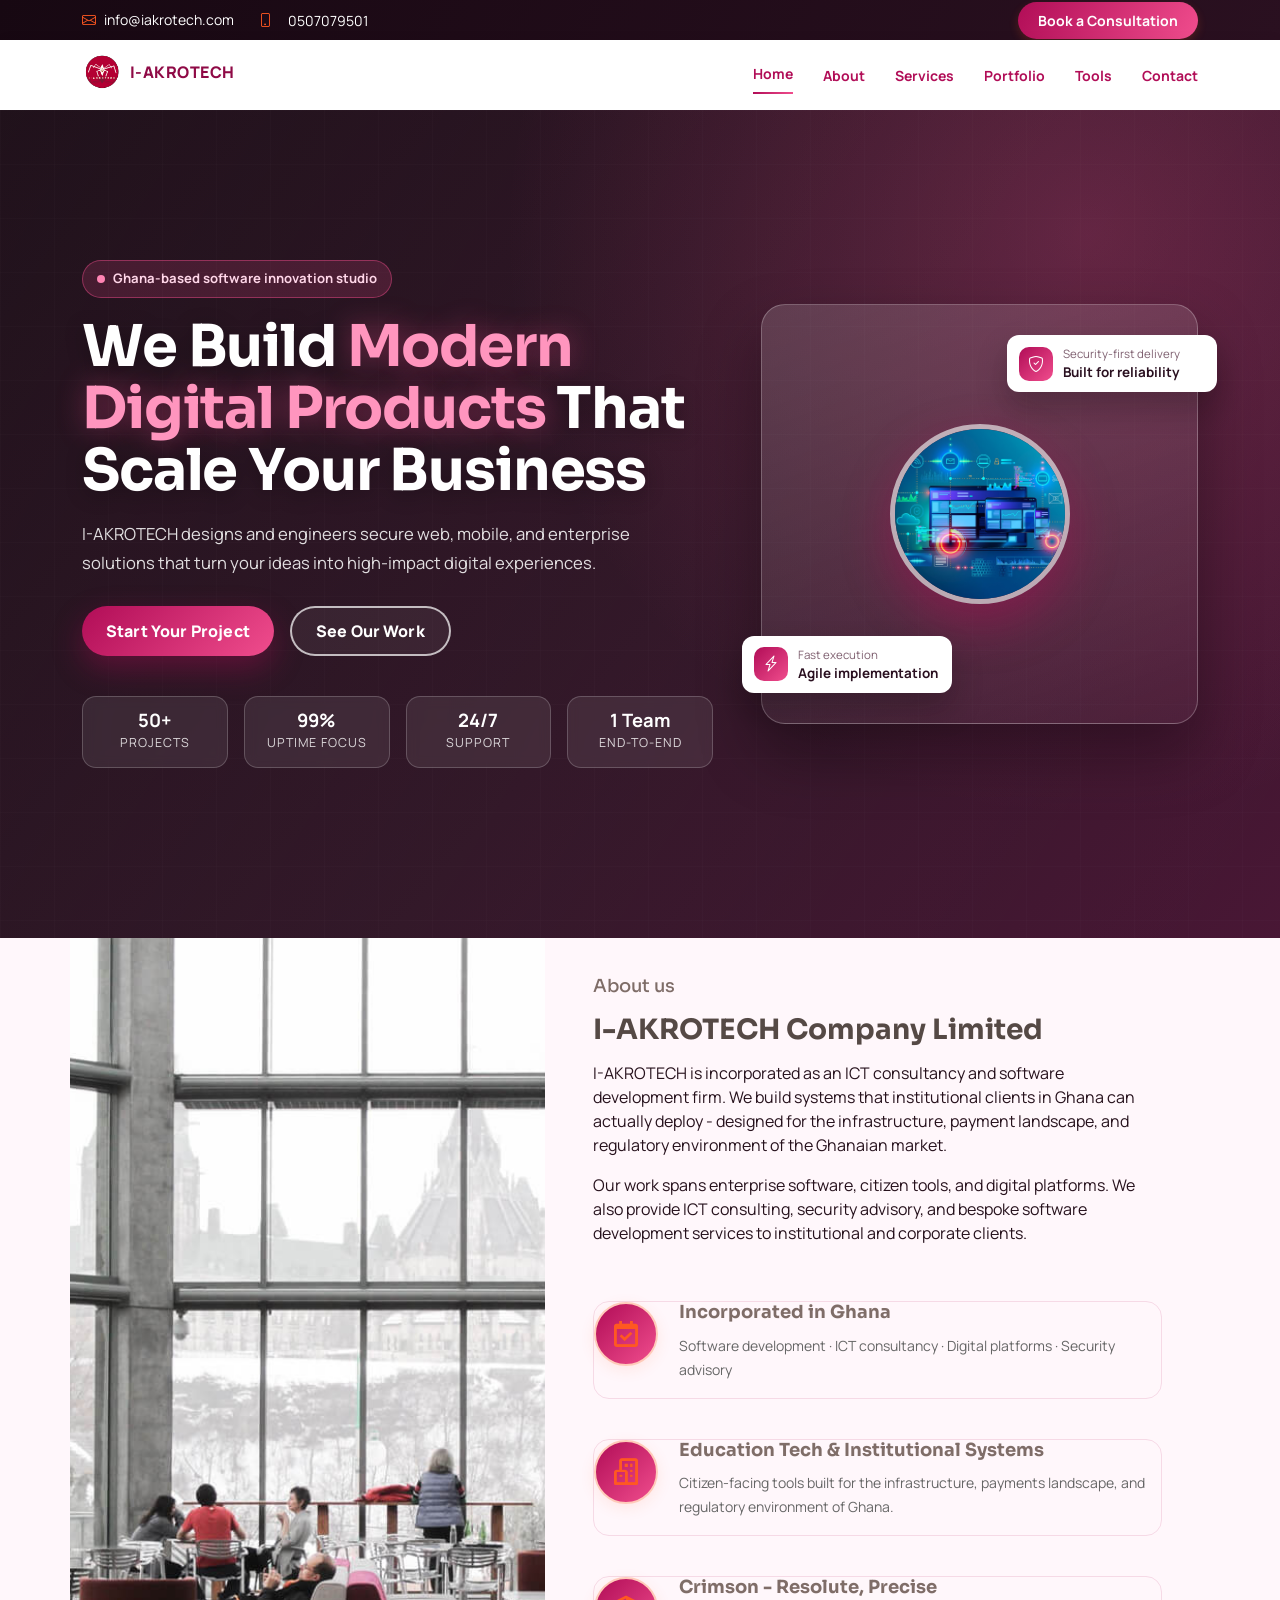
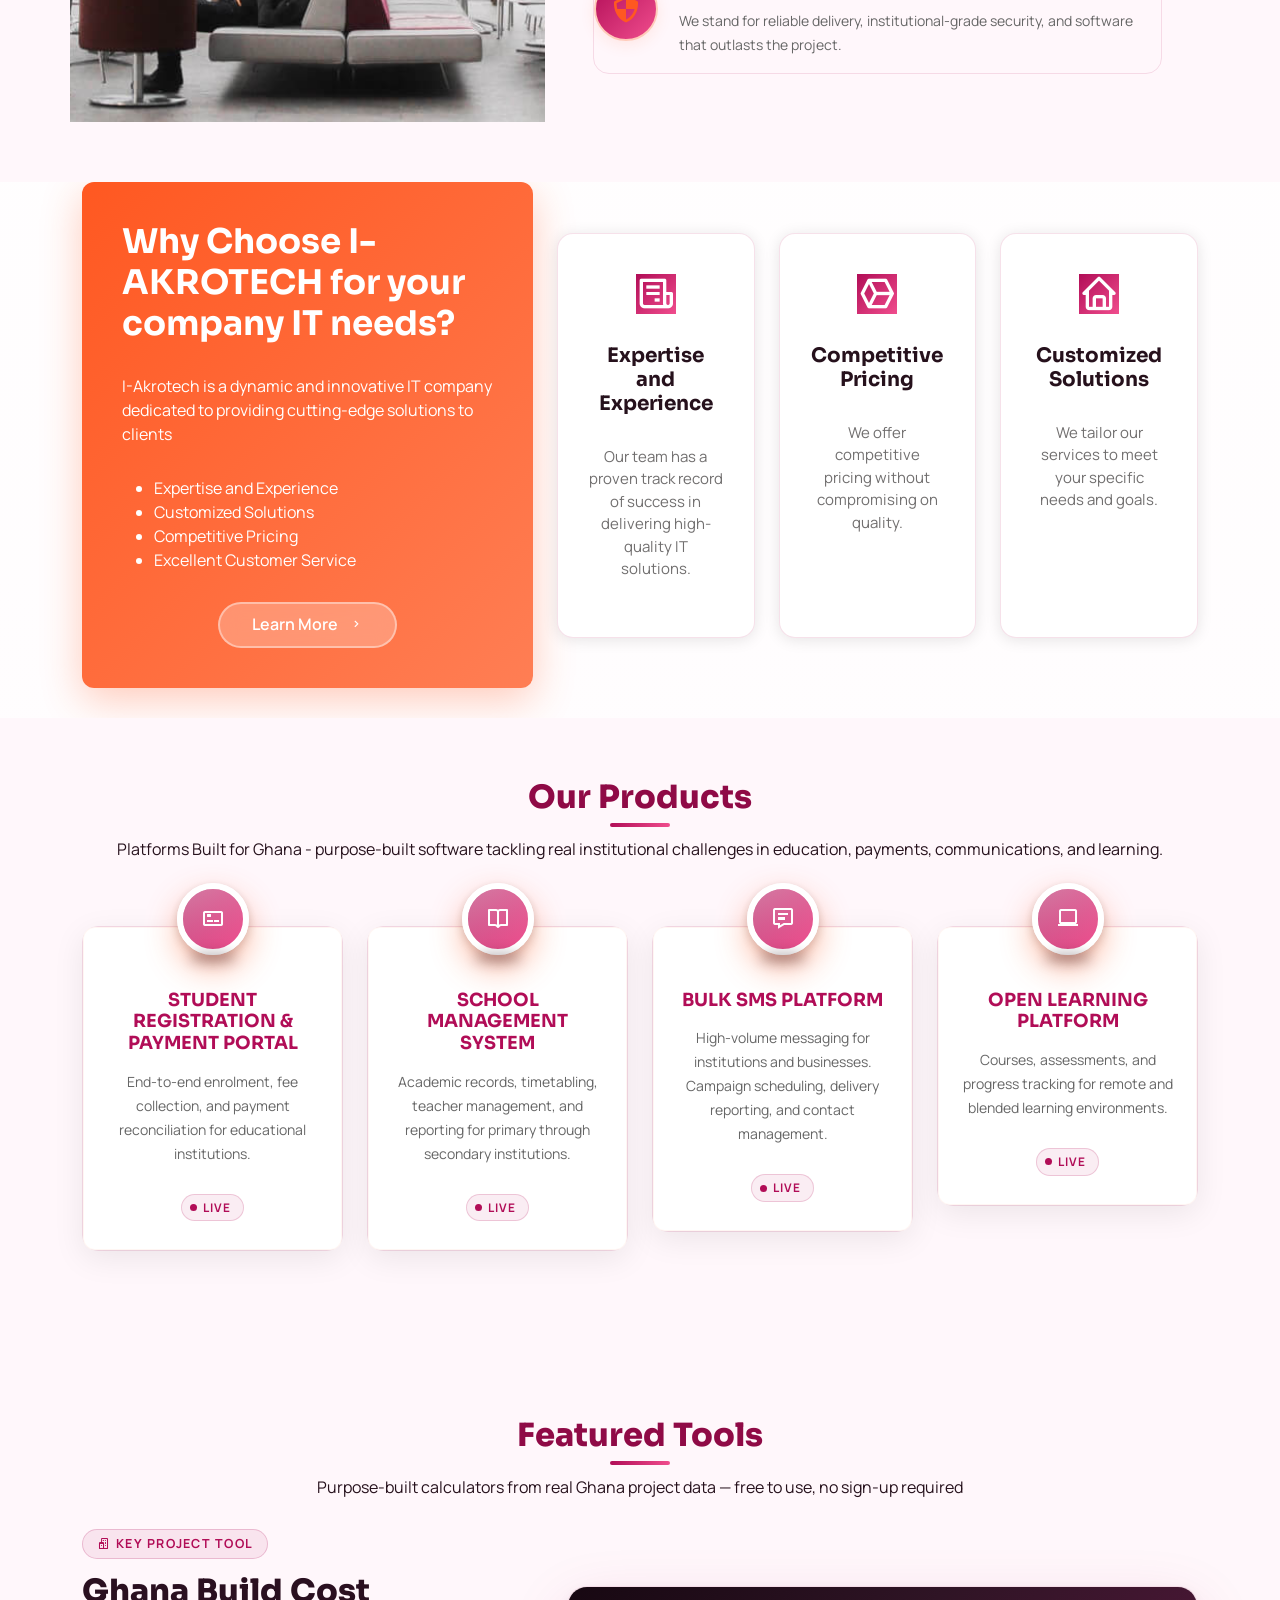
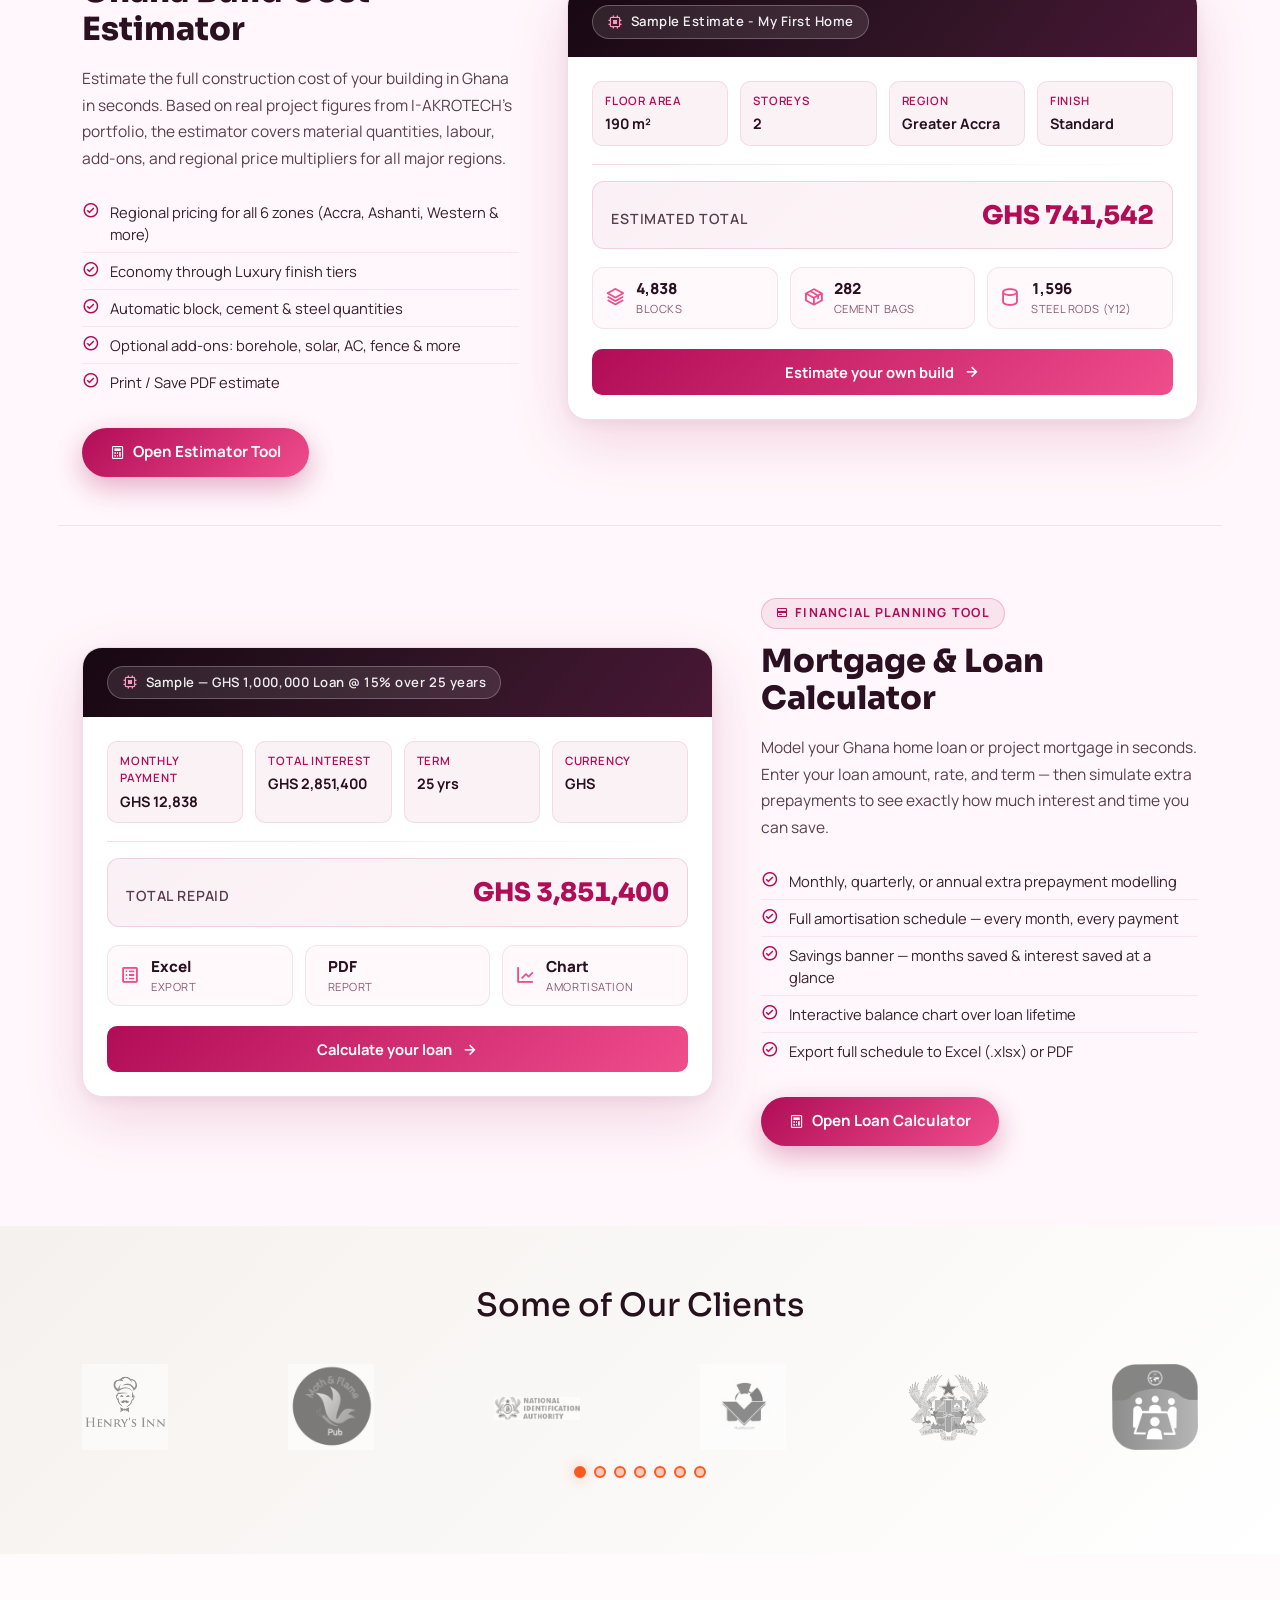
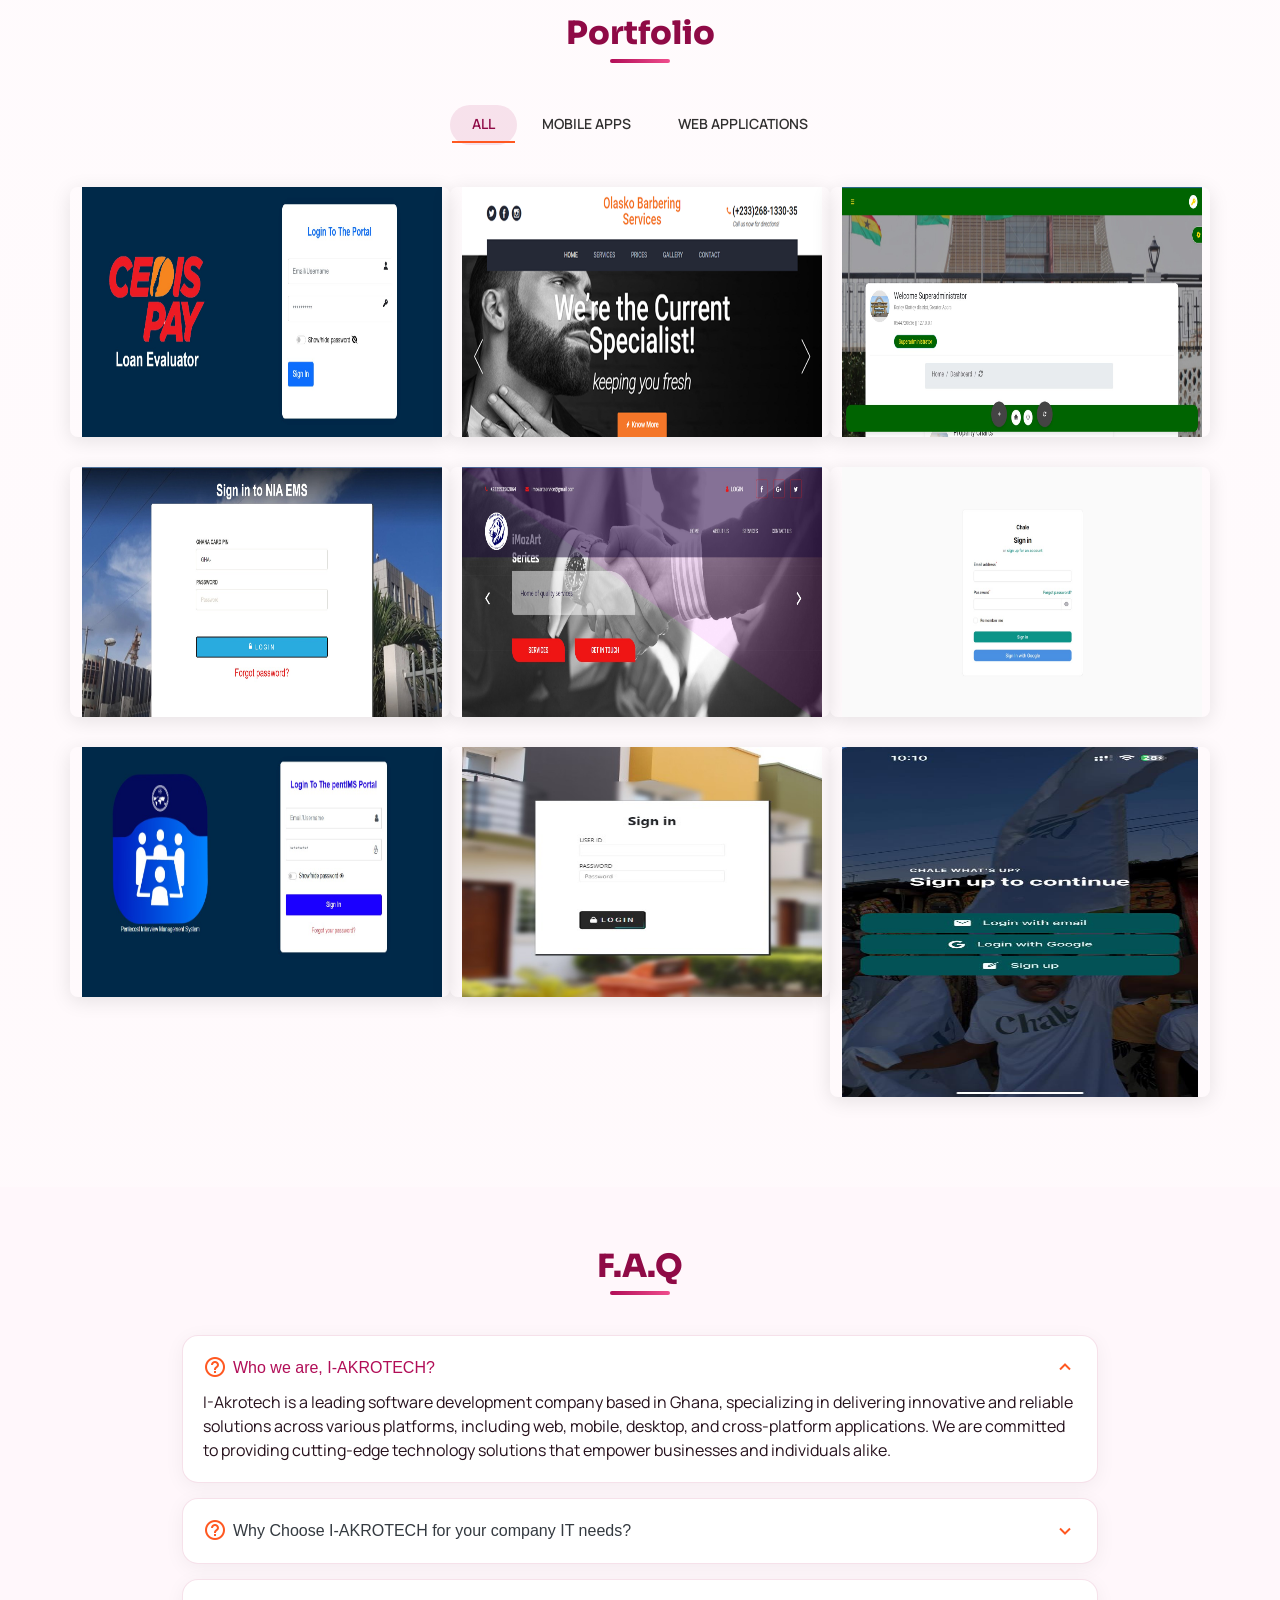
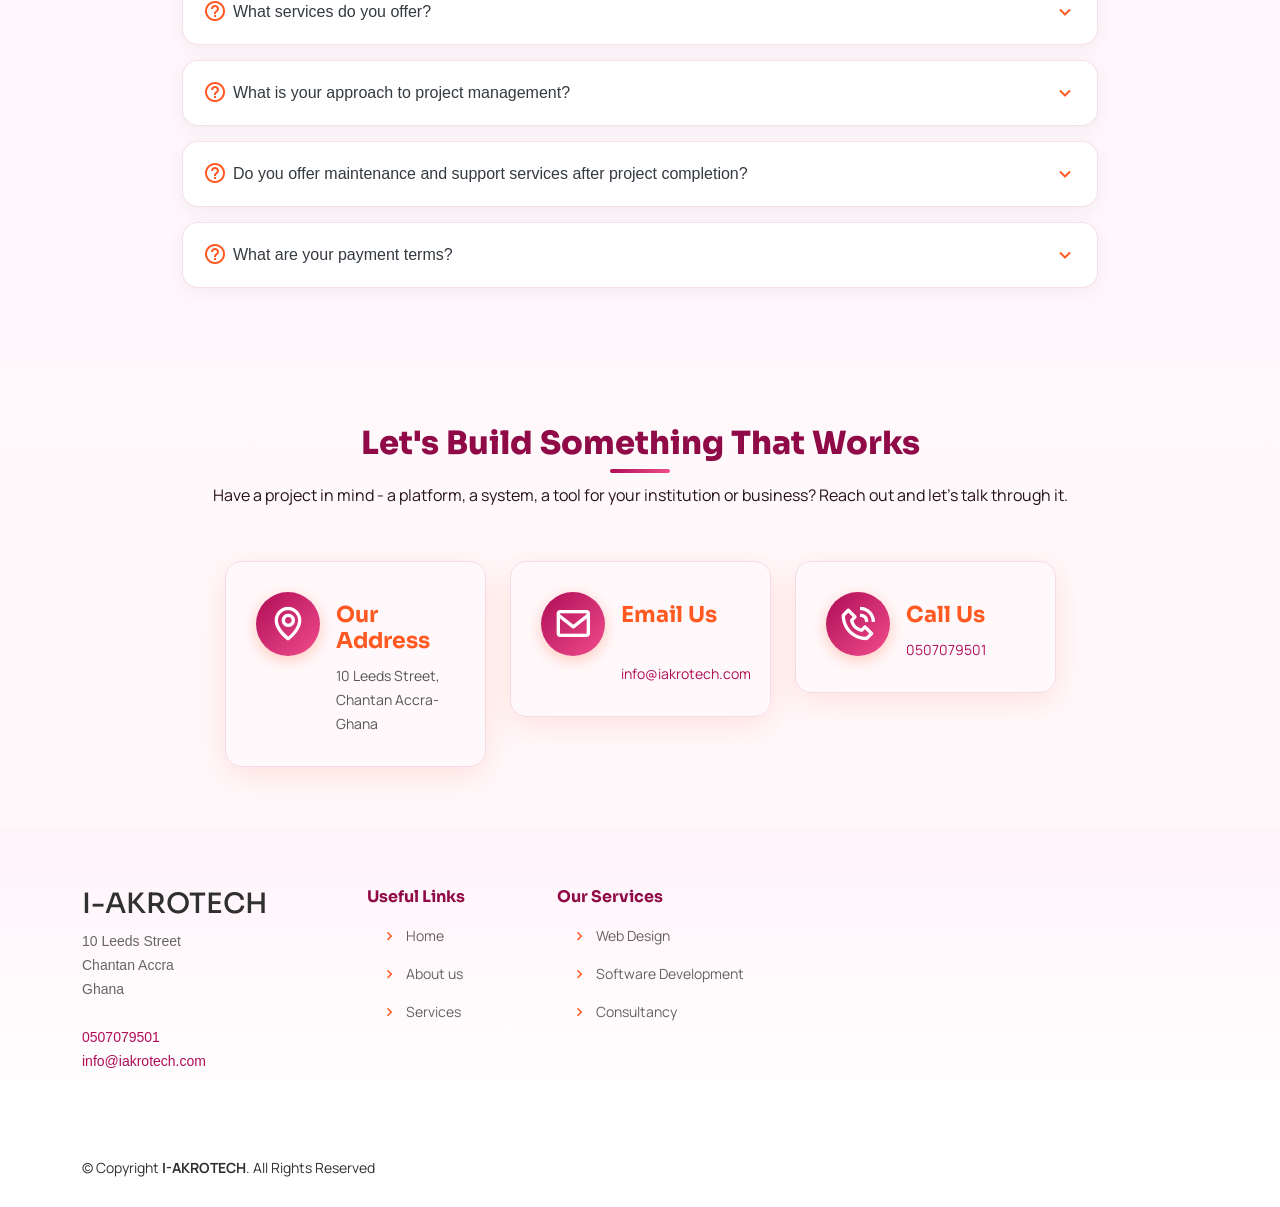
<file: index.html>
<!DOCTYPE html>
<html lang="en">

<head>
  <meta charset="utf-8">
  <meta content="width=device-width, initial-scale=1.0" name="viewport">

  <title>I-AKROTECH LTD - Index</title>
  <meta content="" name="description">
  <meta content="" name="keywords">

  <!-- Favicons -->
  <link href="assets/img/favicon.png" rel="icon">
  <link href="assets/img/apple-touch-icon.png" rel="apple-touch-icon">

  <!-- Google Fonts -->
  <link rel="preconnect" href="https://fonts.googleapis.com">
  <link rel="preconnect" href="https://fonts.gstatic.com" crossorigin>
  <link href="https://fonts.googleapis.com/css2?family=Manrope:wght@400;500;600;700;800&family=Sora:wght@500;600;700;800&display=swap" rel="stylesheet">

  <!-- Vendor CSS Files -->
  <link href="assets/vendor/aos/aos.css" rel="stylesheet">
  <link href="assets/vendor/bootstrap/css/bootstrap.min.css" rel="stylesheet">
  <link href="assets/vendor/bootstrap-icons/bootstrap-icons.css" rel="stylesheet">
  <link href="assets/vendor/boxicons/css/boxicons.min.css" rel="stylesheet">
  <link href="assets/vendor/glightbox/css/glightbox.min.css" rel="stylesheet">
  <link href="assets/vendor/swiper/swiper-bundle.min.css" rel="stylesheet">

  <!-- Template Main CSS File -->
  <link href="assets/css/style.css?v=20260514" rel="stylesheet">

  <!-- =======================================================
  * Template Name: Flexor - v4.7.0
  * Template URL: https://bootstrapmade.com/flexor-free-multipurpose-bootstrap-template/
  * Author: BootstrapMade.com
  * License: https://bootstrapmade.com/license/
  ======================================================== -->
</head>

<body class="brand-theme">

  <!-- ======= Top Bar ======= -->
  <section id="topbar" class="d-flex align-items-center">
    <div class="container d-flex justify-content-center justify-content-md-between">
      <div class="contact-info d-flex align-items-center">
        <i class="bi bi-envelope d-flex align-items-center"><a href="mailto:info@iakrotech.com">info@iakrotech.com</a></i>
        <i class="bi bi-phone d-flex align-items-center ms-4"><span><a href="tel:0507079501">0507079501</a></span></i>
      </div>

      <div class="cta d-none d-md-flex align-items-center">
        <a href="#contact" class="scrollto">Book a Consultation</a>
      </div>
    </div>
  </section>

  <!-- ======= Header ======= -->
  <header id="header" class="d-flex align-items-center">
    <div class="container d-flex align-items-center justify-content-between">

      <div class="logo">
       <!--  <h1><a href="index.html">I-AKROTECH</a></h1> -->
        <!-- Uncomment below if you prefer to use an image logo -->
         <a href="index.html"><img src="assets/img/logo.png" alt="" class="img-fluid"> I-AKROTECH</a>
      </div>

      <nav id="navbar" class="navbar">
        <ul>
          <li><a class="nav-link scrollto active" href="#hero">Home</a></li>
          <li><a class="nav-link scrollto" href="#about">About</a></li>
          <li><a class="nav-link scrollto" href="#services">Services</a></li>
          <li><a class="nav-link scrollto " href="#portfolio">Portfolio</a></li>
         <!--  <li><a class="nav-link scrollto" href="#pricing">Pricing</a></li> -->
          <!-- <li><a href="blog.html">Blog</a></li> -->
          <!-- <li class="dropdown"><a href="#"><span>Drop Down</span> <i class="bi bi-chevron-down"></i></a>
            <ul>
              <li><a href="#">Drop Down 1</a></li>
              <li class="dropdown"><a href="#"><span>Deep Drop Down</span> <i class="bi bi-chevron-right"></i></a>
                <ul>
                  <li><a href="#">Deep Drop Down 1</a></li>
                  <li><a href="#">Deep Drop Down 2</a></li>
                  <li><a href="#">Deep Drop Down 3</a></li>
                  <li><a href="#">Deep Drop Down 4</a></li>
                  <li><a href="#">Deep Drop Down 5</a></li>
                </ul>
              </li>
              <li><a href="#">Drop Down 2</a></li>
              <li><a href="#">Drop Down 3</a></li>
              <li><a href="#">Drop Down 4</a></li>
            </ul>
          </li> -->
          <li><a class="nav-link scrollto" href="#featured-tool">Tools</a></li>
          <li><a class="nav-link scrollto" href="#contact">Contact</a></li>
        </ul>
        <i class="bi bi-list mobile-nav-toggle"></i>
      </nav><!-- .navbar -->

    </div>
  </header><!-- End Header -->

  <!-- ======= Hero Section ======= -->
  <section id="hero" class="hero-modern d-flex align-items-center">
    <div class="hero-grid"></div>
    <div class="container position-relative">
      <div class="row align-items-center g-5">
        <div class="col-lg-7" data-aos="fade-right" data-aos-duration="900">
          <span class="hero-badge"><span class="pulse-dot"></span> Ghana-based software innovation studio</span>
          <h1>We Build <span>Modern Digital Products</span> That Scale Your Business</h1>
          <p>
            I-AKROTECH designs and engineers secure web, mobile, and enterprise solutions that turn your ideas into high-impact digital experiences.
          </p>
          <div class="hero-actions d-flex flex-wrap gap-3">
            <a href="#contact" class="btn-hero btn-hero-primary scrollto" style="color: white !important;">Start Your Project</a>
            <a href="#portfolio" class="btn-hero btn-hero-outline scrollto" style="color: white !important;">See Our Work</a>
          </div>
          <div class="hero-stats row g-3 mt-4">
            <div class="col-6 col-md-3">
              <div class="hero-stat-card">
                <strong>50+</strong>
                <span>Projects</span>
              </div>
            </div>
            <div class="col-6 col-md-3">
              <div class="hero-stat-card">
                <strong>99%</strong>
                <span>Uptime Focus</span>
              </div>
            </div>
            <div class="col-6 col-md-3">
              <div class="hero-stat-card">
                <strong>24/7</strong>
                <span>Support</span>
              </div>
            </div>
            <div class="col-6 col-md-3">
              <div class="hero-stat-card">
                <strong>1 Team</strong>
                <span>End-to-End</span>
              </div>
            </div>
          </div>
        </div>
        <div class="col-lg-5" data-aos="fade-left" data-aos-duration="900" data-aos-delay="100">
          <div class="hero-visual">
            <img src="assets/img/banner.jpg" alt="I-AKROTECH Logo" class="hero-logo">
            <div class="hero-visual-card card-a">
              <i class="bi bi-shield-check"></i>
              <div>
                <small>Security-first delivery</small>
                <strong>Built for reliability</strong>
              </div>
            </div>
            <div class="hero-visual-card card-b">
              <i class="bi bi-lightning-charge"></i>
              <div>
                <small>Fast execution</small>
                <strong>Agile implementation</strong>
              </div>
            </div>
          </div>
        </div>
      </div>
    </div>
  </section><!-- End Hero -->

  <main id="main">

  <div class="hero-spacer"></div>
  <!-- ======= About Section ======= -->
  <section id="about" class="about section-bg">
      <div class="container">

        <div class="row">
          <div class="col-xl-5 col-lg-6 video-box d-flex justify-content-center align-items-stretch position-relative" data-aos="fade-right">
            <a href="javascript:void()" ></a>
          </div>

          <div class="col-xl-7 col-lg-6 icon-boxes d-flex flex-column align-items-stretch justify-content-center py-5 px-lg-5">
            <h4 data-aos="fade-up">About us</h4>
            <h3 data-aos="fade-up">I-AKROTECH Company Limited</h3>
            <p data-aos="fade-up">I-AKROTECH is incorporated as an ICT consultancy and software development firm. We build systems that institutional clients in Ghana can actually deploy - designed for the infrastructure, payment landscape, and regulatory environment of the Ghanaian market.</p>
            <p data-aos="fade-up">Our work spans enterprise software, citizen tools, and digital platforms. We also provide ICT consulting, security advisory, and bespoke software development services to institutional and corporate clients.</p>

            <div class="icon-box" data-aos="fade-up">
              <div class="icon"><i class="bx bx-calendar-check"></i></div>
              <h4 class="title">Incorporated in Ghana</h4>
              <p class="description">Software development · ICT consultancy · Digital platforms · Security advisory</p>
            </div>

            <div class="icon-box" data-aos="fade-up" data-aos-delay="100">
              <div class="icon"><i class="bx bx-buildings"></i></div>
              <h4 class="title">Education Tech &amp; Institutional Systems</h4>
              <p class="description">Citizen-facing tools built for the infrastructure, payments landscape, and regulatory environment of Ghana.</p>
            </div>

            <div class="icon-box" data-aos="fade-up" data-aos-delay="200">
              <div class="icon"><i class="bx bx-shield-quarter"></i></div>
              <h4 class="title">Crimson - Resolute, Precise</h4>
              <p class="description">We stand for reliable delivery, institutional-grade security, and software that outlasts the project.</p>
            </div>

          </div>
        </div>

      </div>
    </section><!-- End About Section -->

    <!-- ======= Why Us Section ======= -->
    <section id="why-us" class="why-us">
      <div class="container">

        <div class="row">
          <div class="col-xl-5 col-lg-6" data-aos="fade-up">
            <div class="content">
              <h3>Why Choose I-AKROTECH for your company IT needs?</h3>
              <p>
                I-Akrotech is a dynamic and innovative IT company dedicated to providing cutting-edge solutions to clients
                <ul>
                  <li>Expertise and Experience</li>
                  <li>Customized Solutions</li>
                  <li>Competitive Pricing</li>
                  <li>Excellent Customer Service</li>
                </ul>
              </p>
              <div class="text-center">
                <a href="#contact" class="more-btn">Learn More <i class="bx bx-chevron-right"></i></a>
              </div>
            </div>
          </div>
          <div class="col-xl-7 col-lg-6 d-flex">
            <div class="icon-boxes d-flex flex-column justify-content-center">
              <div class="row">
                <div class="col-xl-4 d-flex align-items-stretch" data-aos="fade-up" data-aos-delay="100">
                  <div class="icon-box mt-4 mt-xl-0">
                    <i class="bx bx-receipt"></i>
                    <h4>Expertise and Experience</h4>
                    <p>Our team has a proven track record of success in delivering high-quality IT solutions.</p>
                  </div>
                </div>
                <div class="col-xl-4 d-flex align-items-stretch" data-aos="fade-up" data-aos-delay="200">
                  <div class="icon-box mt-4 mt-xl-0">
                    <i class="bx bx-cube-alt"></i>
                    <h4>Competitive Pricing</h4>
                    <p>We offer competitive pricing without compromising on quality.</p>
                  </div>
                </div>
                <div class="col-xl-4 d-flex align-items-stretch" data-aos="fade-up" data-aos-delay="300">
                  <div class="icon-box mt-4 mt-xl-0">
                    <i class="bx bx-home"></i>
                    <h4>Customized Solutions</h4>
                    <p>We tailor our services to meet your specific needs and goals.</p>
                  </div>
                </div>
              </div>
            </div>
          </div>
        </div>

      </div>
    </section><!-- End Why Us Section -->

    <!-- ======= Products Section ======= -->
    <section id="services" class="services section-bg">
      <div class="container">

        <div class="section-title" data-aos="fade-up">
          <h2>Our Products</h2>
          <p>Platforms Built for Ghana - purpose-built software tackling real institutional challenges in education, payments, communications, and learning.</p>
        </div>

        <div class="row">

          <div class="col-lg-3 col-md-6" data-aos="fade-up" data-aos-delay="100">
            <div class="icon-box">
              <div class="icon"><i class="bx bx-credit-card-front"></i></div>
                <div class="box-content">
                  <a href="https://shortcourse.csuc.edu.gh" target="_blank">
                    <h4 class="title">Student Registration &amp; Payment Portal</h4>
                    <p class="description">End-to-end enrolment, fee collection, and payment reconciliation for educational institutions.</p>
                    <span class="badge-live"><span class="live-dot"></span> Live</span>
                  </a>
                </div>
            </div>
          </div>
        

          <div class="col-lg-3 col-md-6" data-aos="fade-up" data-aos-delay="200">
            <div class="icon-box">
              <div class="icon"><i class="bx bx-book-open"></i></div>
              <div class="box-content">
                <a href="https://gsms.iakrotech.com" target="_blank">
                  <h4 class="title">School Management System</h4>
                  <p class="description">Academic records, timetabling, teacher management, and reporting for primary through secondary institutions.</p>
                  <span class="badge-live"><span class="live-dot"></span> Live</span>
                </a>
              </div>
            </div>
          </div>

          <div class="col-lg-3 col-md-6" data-aos="fade-up" data-aos-delay="300">
            <div class="icon-box">
              <div class="icon"><i class="bx bx-message-detail"></i></div>
              <div class="box-content">
                <a href="https://smshub.iakrotech.com" target="_blank">
                  <h4 class="title">Bulk SMS Platform</h4>
                  <p class="description">High-volume messaging for institutions and businesses. Campaign scheduling, delivery reporting, and contact management.</p>
                  <span class="badge-live"><span class="live-dot"></span> Live</span>
                </a>
              </div>
            </div>
          </div>

          <div class="col-lg-3 col-md-6" data-aos="fade-up" data-aos-delay="400">
            <div class="icon-box">
              <div class="icon"><i class="bx bx-laptop"></i></div>
              <div class="box-content">
                <a href="https://akrolearn.iakrotech.com" target="_blank">
                  <h4 class="title">Open Learning Platform</h4>
                  <p class="description">Courses, assessments, and progress tracking for remote and blended learning environments.</p>
                  <span class="badge-live"><span class="live-dot"></span> Live</span>
                </a>
              </div>
            </div>
          </div>

        </div>

      </div>
    </section><!-- End Services Section -->

    <!-- ======= Featured Tools Section ======= -->
    <section id="featured-tool" class="featured-tool section-bg">
      <div class="container" data-aos="fade-up">
        <div class="section-title" data-aos="fade-up">
          <h2>Featured Tools</h2>
          <p>Purpose-built calculators from real Ghana project data — free to use, no sign-up required</p>
        </div>
        <div class="row align-items-center g-5">

          <!-- Left: description + stats -->
          <div class="col-lg-5" data-aos="fade-right" data-aos-delay="100">
            <span class="ft-eyebrow"><i class="bx bx-buildings"></i> Key Project Tool</span>
            <h3 class="ft-heading">Ghana Build Cost Estimator</h3>
            <p class="ft-desc">
              Estimate the full construction cost of your building in Ghana in seconds. Based on real project figures from I-AKROTECH's portfolio, the estimator covers material quantities, labour, add-ons, and regional price multipliers for all major regions.
            </p>
            <ul class="ft-features">
              <li><i class="bx bx-check-circle"></i> Regional pricing for all 6 zones (Accra, Ashanti, Western &amp; more)</li>
              <li><i class="bx bx-check-circle"></i> Economy through Luxury finish tiers</li>
              <li><i class="bx bx-check-circle"></i> Automatic block, cement &amp; steel quantities</li>
              <li><i class="bx bx-check-circle"></i> Optional add-ons: borehole, solar, AC, fence &amp; more</li>
              <li><i class="bx bx-check-circle"></i> Print / Save PDF estimate</li>
            </ul>
            <a href="estimator.html" target="_blank" rel="noopener" class="btn-ft-launch">
              <i class="bx bx-calculator"></i> Open Estimator Tool
            </a>
          </div>

          <!-- Right: live preview card -->
          <div class="col-lg-7" data-aos="fade-left" data-aos-delay="200">
            <div class="ft-preview-card">
              <div class="ft-preview-header">
                <span class="ft-preview-badge"><i class="bx bx-chip"></i> Sample Estimate - My First Home</span>
              </div>
              <div class="ft-preview-body">
                <div class="ft-preview-row">
                  <div class="ft-preview-field">
                    <span class="ft-label">Floor area</span>
                    <span class="ft-value">190 m²</span>
                  </div>
                  <div class="ft-preview-field">
                    <span class="ft-label">Storeys</span>
                    <span class="ft-value">2</span>
                  </div>
                  <div class="ft-preview-field">
                    <span class="ft-label">Region</span>
                    <span class="ft-value">Greater Accra</span>
                  </div>
                  <div class="ft-preview-field">
                    <span class="ft-label">Finish</span>
                    <span class="ft-value">Standard</span>
                  </div>
                </div>
                <div class="ft-divider"></div>
                <div class="ft-preview-total">
                  <span class="ft-total-label">Estimated Total</span>
                  <span class="ft-total-amount">GHS 741,542</span>
                </div>
                <div class="ft-preview-materials">
                  <div class="ft-mat">
                    <i class="bx bx-layer"></i>
                    <div>
                      <strong>4,838</strong>
                      <small>Blocks</small>
                    </div>
                  </div>
                  <div class="ft-mat">
                    <i class="bx bx-package"></i>
                    <div>
                      <strong>282</strong>
                      <small>Cement Bags</small>
                    </div>
                  </div>
                  <div class="ft-mat">
                    <i class="bx bx-cylinder"></i>
                    <div>
                      <strong>1,596</strong>
                      <small>Steel Rods (Y12)</small>
                    </div>
                  </div>
                </div>
                <a href="estimator.html" target="_blank" rel="noopener" class="ft-preview-cta">
                  Estimate your own build <i class="bx bx-right-arrow-alt"></i>
                </a>
              </div>
            </div>
          </div>

        </div>

        <!-- ── Second tool: Mortgage & Loan Calculator ── -->
        <div class="row align-items-center g-5 mt-5 pt-4" style="border-top:1px solid rgba(0,0,0,.07);">

          <!-- Left: live preview card (reversed order) -->
          <div class="col-lg-7 order-lg-1 order-2" data-aos="fade-right" data-aos-delay="200">
            <div class="ft-preview-card">
              <div class="ft-preview-header">
                <span class="ft-preview-badge"><i class="bx bx-chip"></i> Sample — GHS 1,000,000 Loan @ 15% over 25 years</span>
              </div>
              <div class="ft-preview-body">
                <div class="ft-preview-row">
                  <div class="ft-preview-field">
                    <span class="ft-label">Monthly Payment</span>
                    <span class="ft-value">GHS 12,838</span>
                  </div>
                  <div class="ft-preview-field">
                    <span class="ft-label">Total Interest</span>
                    <span class="ft-value">GHS 2,851,400</span>
                  </div>
                  <div class="ft-preview-field">
                    <span class="ft-label">Term</span>
                    <span class="ft-value">25 yrs</span>
                  </div>
                  <div class="ft-preview-field">
                    <span class="ft-label">Currency</span>
                    <span class="ft-value">GHS</span>
                  </div>
                </div>
                <div class="ft-divider"></div>
                <div class="ft-preview-total">
                  <span class="ft-total-label">Total Repaid</span>
                  <span class="ft-total-amount">GHS 3,851,400</span>
                </div>
                <div class="ft-preview-materials">
                  <div class="ft-mat">
                    <i class="bx bx-spreadsheet"></i>
                    <div>
                      <strong>Excel</strong>
                      <small>Export</small>
                    </div>
                  </div>
                  <div class="ft-mat">
                    <i class="bx bx-file-pdf"></i>
                    <div>
                      <strong>PDF</strong>
                      <small>Report</small>
                    </div>
                  </div>
                  <div class="ft-mat">
                    <i class="bx bx-line-chart"></i>
                    <div>
                      <strong>Chart</strong>
                      <small>Amortisation</small>
                    </div>
                  </div>
                </div>
                <a href="loan_calculator.html" target="_blank" rel="noopener" class="ft-preview-cta">
                  Calculate your loan <i class="bx bx-right-arrow-alt"></i>
                </a>
              </div>
            </div>
          </div>

          <!-- Right: description -->
          <div class="col-lg-5 order-lg-2 order-1" data-aos="fade-left" data-aos-delay="100">
            <span class="ft-eyebrow"><i class="bx bx-credit-card"></i> Financial Planning Tool</span>
            <h3 class="ft-heading">Mortgage &amp; Loan Calculator</h3>
            <p class="ft-desc">
              Model your Ghana home loan or project mortgage in seconds. Enter your loan amount, rate, and term — then simulate extra prepayments to see exactly how much interest and time you can save.
            </p>
            <ul class="ft-features">
              <li><i class="bx bx-check-circle"></i> Monthly, quarterly, or annual extra prepayment modelling</li>
              <li><i class="bx bx-check-circle"></i> Full amortisation schedule — every month, every payment</li>
              <li><i class="bx bx-check-circle"></i> Savings banner — months saved &amp; interest saved at a glance</li>
              <li><i class="bx bx-check-circle"></i> Interactive balance chart over loan lifetime</li>
              <li><i class="bx bx-check-circle"></i> Export full schedule to Excel (.xlsx) or PDF</li>
            </ul>
            <a href="loan_calculator.html" target="_blank" rel="noopener" class="btn-ft-launch">
              <i class="bx bx-calculator"></i> Open Loan Calculator
            </a>
          </div>

        </div>

      </div>
    </section><!-- End Featured Tools Section -->

    <!-- ======= Clients Section ======= -->
    <section id="clients" class="clients">
      <div class="container" data-aos="fade-up">
        <h2><center>Some of Our Clients</center></h2>
        <div class="clients-slider swiper" >
          <div class="swiper-wrapper align-items-center">
            <div class="swiper-slide"><img src="assets/img/clients/client-1.png" class="img-fluid" alt="Henrys Inn restaurant" title="Henrys Inn restaurant"></div>
            <div class="swiper-slide"><img src="assets/img/clients/client-2.jpg" class="img-fluid" alt="Moth & flame restaurant" title="Moth & flame restaurant"></div>
            <div class="swiper-slide"><img src="assets/img/clients/client-3.png" class="img-fluid" title="NIA" alt="NIA"></div>
            <div class="swiper-slide"><img src="assets/img/clients/client-4.jpg" class="img-fluid" alt="Mushke e-Commerce Platform" title="Mushke e-Commerce Platform"></div>
           <div class="swiper-slide"><img src="assets/img/clients/client-5.png" class="img-fluid" alt="Ministry of works and housing" title="Ministry of works and housing"></div>
             <div class="swiper-slide"><img src="assets/img/clients/client-6.png" class="img-fluid" alt="Church of pentecost" title="Church of pentecost"></div>
            <div class="swiper-slide"><img src="assets/img/clients/client-7.png" class="img-fluid" alt="" title="imozart services"></div>
            
          </div>
          <div class="swiper-pagination"></div>
        </div>

      </div>
    </section><!-- End Clients Section -->

   

    <!-- ======= Portfolio Section ======= -->
    <section id="portfolio" class="portfolio">
      <div class="container">

        <div class="section-title">
          <h2 data-aos="fade-up">Portfolio</h2>
         <!--  <p data-aos="fade-up">Magnam dolores commodi suscipit. Necessitatibus eius consequatur ex aliquid fuga eum quidem. Sit sint consectetur velit. Quisquam quos quisquam cupiditate. Et nemo qui impedit suscipit alias ea. Quia fugiat sit in iste officiis commodi quidem hic quas.</p> -->
        </div>

        <div class="row" data-aos="fade-up" data-aos-delay="100">
          <div class="col-lg-12 d-flex justify-content-center">
            <ul id="portfolio-flters">
              <li data-filter="*" class="filter-active">All</li>
              <li data-filter=".filter-app">Mobile Apps</li>
              <li data-filter=".filter-web">Web Applications</li>
            </ul>
          </div>
        </div>

        <div class="row portfolio-container" data-aos="fade-up" data-aos-delay="200">

          <div class="col-lg-4 col-md-6 portfolio-item filter-web" >
            <img src="assets/img/portfolio/cedispay.jpg" alt="" style="height: 250px;width: 360px;">
            <div class="portfolio-info">
              <h4>Cedis Pay Loan Evaluation System</h4>
              <p>Web</p>
              <a href="assets/img/portfolio/cedispay2.jpg" data-gallery="portfolioGallery" class="portfolio-lightbox preview-link" title="Cedis Pay Loan Evaluation System"><i class="bx bx-plus"></i></a>
              
            </div>
          </div>

          <div class="col-lg-4 col-md-6 portfolio-item filter-web">
            <img src="assets/img/portfolio/Olasko.png" alt="" style="height: 250px;width: 360px;">
            <div class="portfolio-info">
              <h4>Olasko Barbering shop</h4>
              <p>Web</p>
              <a href="assets/img/portfolio/Olasko.png" data-gallery="portfolioGallery" class="portfolio-lightbox preview-link" title="Olasko Barbering shop"><i class="bx bx-plus"></i></a>
              <a href="https://i-akrotech.github.io/cleanshave/" class="details-link" title="More Details"><i class="bx bx-link"></i></a>
            </div>
          </div>

          <div class="col-lg-4 col-md-6 portfolio-item filter-web">
            <img src="assets/img/portfolio/gobis2.jpg" alt="" style="height: 250px;width: 360px;">
            <div class="portfolio-info">
              <h4>Government Building Inventory System</h4>
              <p>Web</p>
              <a href="assets/img/portfolio/gobis.jpg" data-gallery="portfolioGallery" class="portfolio-lightbox preview-link" title="Government Building Inventory System"><i class="bx bx-plus"></i></a>
              
            </div>
          </div>

          <div class="col-lg-4 col-md-6 portfolio-item filter-web">
            <img src="assets/img/portfolio/nia.jpg" alt="" style="height: 250px;width: 360px;">
            <div class="portfolio-info">
              <h4>NIA Enterprise Management System</h4>
              <p>Web</p>
              <a href="assets/img/portfolio/nia2.jpg" data-gallery="portfolioGallery" class="portfolio-lightbox preview-link" title="NIA Enterprise Management System"><i class="bx bx-plus"></i></a>
              
            </div>
          </div>

          <div class="col-lg-4 col-md-6 portfolio-item filter-web">
            <img src="assets/img/portfolio/imozart.jpg" alt="" style="height: 250px;width: 360px;">
            <div class="portfolio-info">
              <h4>iMozArt Services</h4>
              <p>Web</p>
              <a href="assets/img/portfolio/imozart.jpg" data-gallery="portfolioGallery" class="portfolio-lightbox preview-link" title="Card 2"><i class="bx bx-plus"></i></a>
              
            </div>
          </div>

          <div class="col-lg-4 col-md-6 portfolio-item filter-web">
            <img src="assets/img/portfolio/chaleweb.jpeg" alt="" style="height: 250px;width: 360px;">
            <div class="portfolio-info">
              <h4>Chale Event Management App</h4>
              <p>Web</p>
              <a href="assets/img/portfolio/chaleweb2.jpeg" data-gallery="portfolioGallery" class="portfolio-lightbox preview-link" title="Chale Event Management App"><i class="bx bx-plus"></i></a>
              
            </div>
          </div>


          <div class="col-lg-4 col-md-6 portfolio-item filter-web">
            <img src="assets/img/portfolio/cop.jpg" alt="" style="height: 250px;width: 360px;">
            <div class="portfolio-info">
              <h4>Pentecost Interview Management System</h4>
              <p>Web</p>
              <a href="assets/img/portfolio/cop.jpg" data-gallery="portfolioGallery" class="portfolio-lightbox preview-link" title="Pentecost Interview Management System"><i class="bx bx-plus"></i></a>
              
            </div>
          </div>


          <div class="col-lg-4 col-md-6 portfolio-item filter-app">
            <img src="assets/img/portfolio/gobis_mobile.jpg" alt="" style="height: 250px;width: 360px;">
            <div class="portfolio-info">
              <h4>Government Building Inventory System</h4>
              <p>App</p>
              <a href="assets/img/portfolio/gobis_mobile2.jpg" data-gallery="portfolioGallery" class="portfolio-lightbox preview-link" title="Government Building Inventory System"><i class="bx bx-plus"></i></a>
              
            </div>
          </div>

          <div class="col-lg-4 col-md-6 portfolio-item filter-app">
            <img src="assets/img/portfolio/chalemobile3.jpeg" alt="" style="height: 350px;width: 100%;">
            <div class="portfolio-info">
              <h4>Chale Event Management App</h4>
              <p>App</p>
              <a href="assets/img/portfolio/chalemobile2.jpeg" data-gallery="portfolioGallery" class="portfolio-lightbox preview-link" title="Chale Event Management App"><i class="bx bx-plus"></i></a>
             </div>
          </div>

        </div>

      </div>
    </section><!-- End Portfolio Section -->

    

    <!-- ======= F.A.Q Section ======= -->
    <section id="faq" class="faq section-bg">
      <div class="container">

        <div class="section-title">
          <h2 data-aos="fade-up">F.A.Q</h2>
          
        </div>

        <div class="faq-list">
          <ul>
            <li data-aos="fade-up">
              <i class="bx bx-help-circle icon-help"></i> <a data-bs-toggle="collapse" class="collapse" data-bs-target="#faq-list-1">Who we are, I-AKROTECH? <i class="bx bx-chevron-down icon-show"></i><i class="bx bx-chevron-up icon-close"></i></a>
              <div id="faq-list-1" class="collapse show" data-bs-parent=".faq-list">
                <p>
                I-Akrotech is a leading software development company based in Ghana, specializing in delivering innovative and reliable solutions across various platforms, including web, mobile, desktop, and cross-platform applications. We are committed to providing cutting-edge technology solutions that empower businesses and individuals alike.
                </p>
              </div>
            </li>

            <li data-aos="fade-up" data-aos-delay="100">
              <i class="bx bx-help-circle icon-help"></i> <a data-bs-toggle="collapse" data-bs-target="#faq-list-2" class="collapsed">Why Choose I-AKROTECH for your company IT needs? <i class="bx bx-chevron-down icon-show"></i><i class="bx bx-chevron-up icon-close"></i></a>
              <div id="faq-list-2" class="collapse" data-bs-parent=".faq-list">
                <p>
                Choosing I-Akrotech means partnering with a team of experienced professionals who are dedicated to your success. Here's why you should consider us:
                <ul>
                  <li><b>Expertise:</b> Our team has extensive experience in various IT fields, including cybersecurity, software development, and cloud solutions.</li>
                  <li><b>Customization:</b> We tailor our solutions to meet your unique business needs, ensuring that you get the most out of your technology investment.</li>
                  <li><b>Reliability:</b> We are committed to delivering high-quality, reliable solutions that exceed your expectations.</li>
                  <li><b>Innovation:</b> We stay up-to-date with the latest technology trends to provide you with innovative solutions.</li>
                  <li><b>Customer Satisfaction:</b> Our customer-centric approach ensures that your needs are always our top priority.</li>
                </ul>
              </p>
               
              </div>
            </li>

            <li data-aos="fade-up" data-aos-delay="400">
              <i class="bx bx-help-circle icon-help"></i> <a data-bs-toggle="collapse" data-bs-target="#faq-list-3" class="collapsed">What services do you offer? <i class="bx bx-chevron-down icon-show"></i><i class="bx bx-chevron-up icon-close"></i></a>
              <div id="faq-list-3" class="collapse" data-bs-parent=".faq-list">
                <p>
                We offer a wide range of IT services, including:
                <ul>
                  <li><b>Software Development:</b> Custom web, mobile, desktop, and cross-platform applications.</li>
                  <li><b>IT Consulting:</b> Expert advice on IT strategy, infrastructure, and project management.</li>
                  <li><b>Cybersecurity Consulting:</b> Security assessments and and advisory on security measures.</li>
                  
                </ul>
                </p>
              </div>
            </li>

            <li data-aos="fade-up">
              <i class="bx bx-help-circle icon-help"></i> <a data-bs-toggle="collapse" class="collapsed" data-bs-target="#faq-list-4">What is your approach to project management?<i class="bx bx-chevron-down icon-show"></i><i class="bx bx-chevron-up icon-close"></i></a>
              <div id="faq-list-4" class="collapse" data-bs-parent=".faq-list">
                <p>
                We use an agile methodology to manage our projects, which allows for flexibility, adaptability, and continuous improvement. We work closely with our clients to ensure that their needs and expectations are met throughout the project lifecycle.
                </p>
              </div>
            </li>

            <li data-aos="fade-up">
              <i class="bx bx-help-circle icon-help"></i> <a data-bs-toggle="collapse" class="collapsed" data-bs-target="#faq-list-5">Do you offer maintenance and support services after project completion?<i class="bx bx-chevron-down icon-show"></i><i class="bx bx-chevron-up icon-close"></i></a>
              <div id="faq-list-5" class="collapse" data-bs-parent=".faq-list">
                <p>
                Yes, we offer ongoing maintenance and support services to ensure the continued success of your IT solutions.
                </p>
              </div>
            </li>

            <li data-aos="fade-up">
              <i class="bx bx-help-circle icon-help"></i> <a data-bs-toggle="collapse" class="collapsed" data-bs-target="#faq-list-6">What are your payment terms?<i class="bx bx-chevron-down icon-show"></i><i class="bx bx-chevron-up icon-close"></i></a>
              <div id="faq-list-6" class="collapse" data-bs-parent=".faq-list">
                <p>
                Our payment terms vary depending on the project and client preferences. Please contact us for more information.
                </p>
              </div>
            </li>

          </ul>
        </div>

      </div>
    </section><!-- End F.A.Q Section -->

    <!-- ======= Contact Section ======= -->
    <section id="contact" class="contact contact-theme">
      <div class="container">

        <div class="section-title">
          <h2 data-aos="fade-up">Let's Build Something That Works</h2>
          <p data-aos="fade-up">Have a project in mind - a platform, a system, a tool for your institution or business? Reach out and let's talk through it.</p>
        </div>

        <div class="row justify-content-center">

          <div class="col-xl-3 col-lg-4 mt-4" data-aos="fade-up">
            <div class="info-box">
              <i class="bx bx-map"></i>
              <h3>Our Address</h3>
              <p>10 Leeds Street, Chantan Accra-Ghana</p>
            </div>
          </div>

          <div class="col-xl-3 col-lg-4 mt-4" data-aos="fade-up" data-aos-delay="100">
            <div class="info-box">
              <i class="bx bx-envelope"></i>
              <h3>Email Us</h3>
              <p>&nbsp</p>
              <p><a class="contact-theme" href="mailto:info@iakrotech.com">info@iakrotech.com</a></p>
            </div>
          </div>
          <div class="col-xl-3 col-lg-4 mt-4" data-aos="fade-up" data-aos-delay="200">
            <div class="info-box">
              <i class="bx bx-phone-call"></i>
              <h3>Call Us</h3>
              <p><a class="contact-theme" href="tel:0507079501">0507079501</a></p> 
            </div>
          </div>
        </div>


      </div>
    </section><!-- End Contact Section -->

  </main><!-- End #main -->

  <!-- ======= Footer ======= -->
  <footer id="footer">

    <div class="footer-top">
      <div class="container">
        <div class="row">

          <div class="col-lg-3 col-md-6 footer-contact">
            <h3>I-AKROTECH</h3>
            <p>
              10 Leeds Street <br>
              Chantan Accra<br>
              Ghana <br><br>
              <a class="contact-theme" href="tel:0507079501">0507079501</a><br>
              <a class="contact-theme" href="mailto:info@iakrotech.com">info@iakrotech.com</a>
            </p>
          </div>

          <div class="col-lg-2 col-md-6 footer-links">
            <h4>Useful Links</h4>
            <ul>
              <li><i class="bx bx-chevron-right"></i> <a href="#">Home</a></li>
              <li><i class="bx bx-chevron-right"></i> <a href="#about">About us</a></li>
              <li><i class="bx bx-chevron-right"></i> <a href="#services">Services</a></li>
              <!-- <li><i class="bx bx-chevron-right"></i> <a href="#">Terms of service</a></li>
              <li><i class="bx bx-chevron-right"></i> <a href="#">Privacy policy</a></li> -->
            </ul>
          </div>

          <div class="col-lg-3 col-md-6 footer-links">
            <h4>Our Services</h4>
            <ul>
              <li><i class="bx bx-chevron-right"></i> <a href="#services">Web Design</a></li>
              <li><i class="bx bx-chevron-right"></i> <a href="#services">Software Development</a></li>
              <li><i class="bx bx-chevron-right"></i> <a href="#services">Consultancy</a></li>
            </ul>
          </div>


        </div>
      </div>
    </div>

    <div class="container d-lg-flex py-4">

      <div class="me-lg-auto text-center text-lg-start">
        <div class="copyright">
          &copy; Copyright <strong><span>I-AKROTECH</span></strong>. All Rights Reserved
        </div>
        <div class="credits">
          <!-- All the links in the footer should remain intact. -->
          <!-- You can delete the links only if you purchased the pro version. -->
          <!-- Licensing information: https://bootstrapmade.com/license/ -->
          <!-- Purchase the pro version with working PHP/AJAX contact form: https://bootstrapmade.com/flexor-free-multipurpose-bootstrap-template/ -->
          <!-- Designed by <a href="https://bootstrapmade.com/">BootstrapMade</a> -->
        </div>
      </div>
    </div>
  </footer><!-- End Footer -->

  <a href="#" class="back-to-top d-flex align-items-center justify-content-center"><i class="bi bi-arrow-up-short"></i></a>

  <!-- Vendor JS Files -->
  <script src="assets/vendor/aos/aos.js"></script>
  <script src="assets/vendor/bootstrap/js/bootstrap.bundle.min.js"></script>
  <script src="assets/vendor/glightbox/js/glightbox.min.js"></script>
  <script src="assets/vendor/isotope-layout/isotope.pkgd.min.js"></script>
  <script src="assets/vendor/swiper/swiper-bundle.min.js"></script>
  <script src="assets/vendor/php-email-form/validate.js"></script>

  <!-- Template Main JS File -->
  <script src="assets/js/main.js?v=20260514"></script>

</body>

</html>
</file>
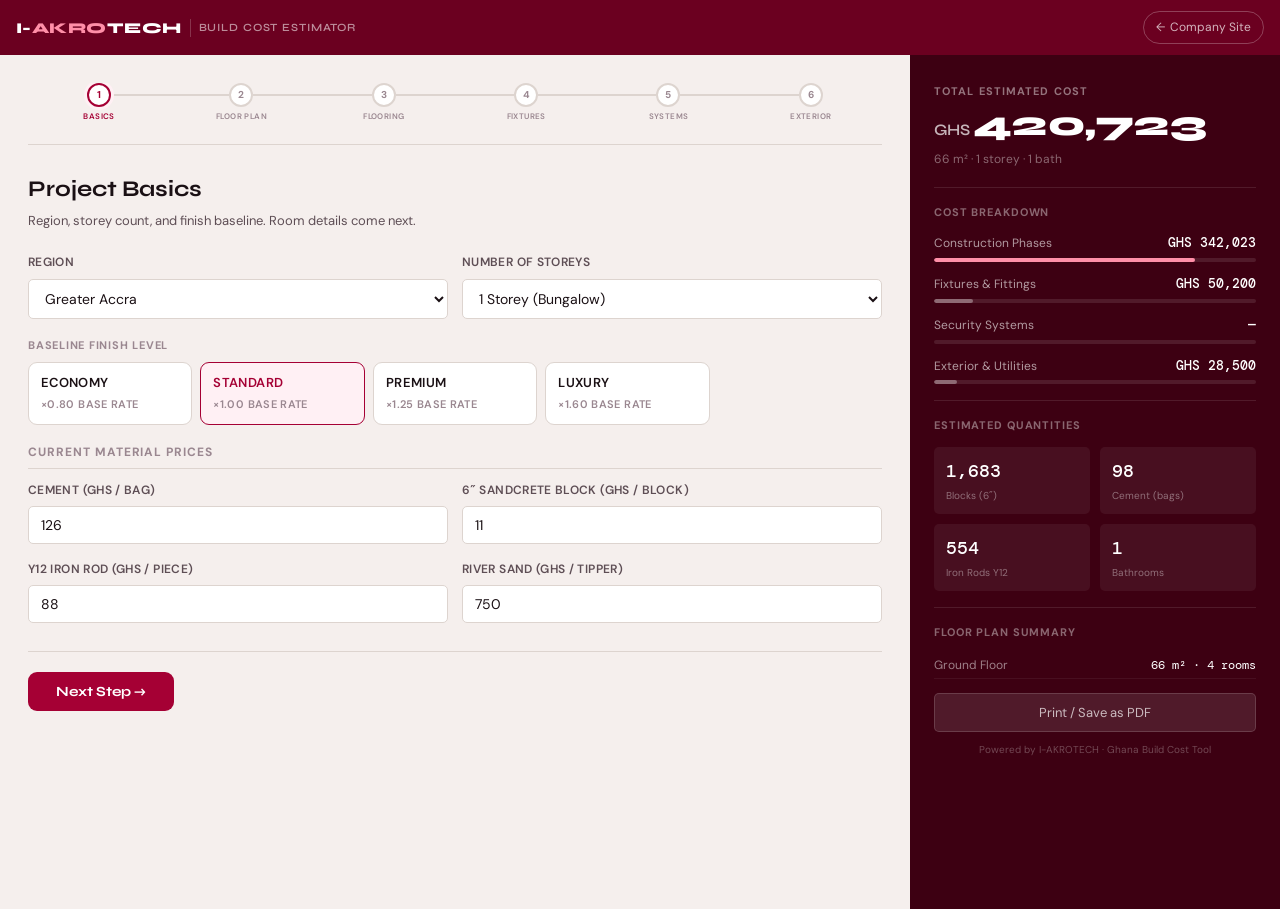
<file: estimator.html>
<!DOCTYPE html>
<html lang="en">
<head>
<meta charset="UTF-8">
<meta name="viewport" content="width=device-width, initial-scale=1.0">
<title>Ghana Build Cost — I-AKROTECH</title>
<link rel="stylesheet" href="https://fonts.googleapis.com/css2?family=Syne:wght@400;600;700;800&family=DM+Sans:ital,opsz,wght@0,9..40,300;0,9..40,400;0,9..40,500;0,9..40,600;1,9..40,400&family=DM+Mono:wght@400;500&display=swap">
<style>
:root {
  --cr:#A50034;--cr-dk:#6B0020;--cr-dp:#3D0012;
  --cr-pale:#FFF0F4;--cr-glow:#FF8FA8;
  --bg:#F5EFED;--surf:#FFFFFF;--surf2:#EDE6E3;
  --bdr:#DDD4CF;--txt:#1A1014;--txt2:#5E4E55;--txt3:#9A8790;
  --fd:'Syne',system-ui,sans-serif;
  --fb:'DM Sans',system-ui,sans-serif;
  --fm:'DM Mono','Courier New',monospace;
  --r:9px;--rs:5px;
}
@media (prefers-color-scheme:dark){:root:not([data-theme="light"]){
  --bg:#110810;--surf:#1C1017;--surf2:#251620;--bdr:#3A2430;
  --txt:#F0E8EE;--txt2:#A88E98;--txt3:#6E5A63;--cr-pale:#2B0A15;
}}
:root[data-theme="dark"]{
  --bg:#110810;--surf:#1C1017;--surf2:#251620;--bdr:#3A2430;
  --txt:#F0E8EE;--txt2:#A88E98;--txt3:#6E5A63;--cr-pale:#2B0A15;
}
*,*::before,*::after{box-sizing:border-box;margin:0;padding:0;}
body{font-family:var(--fb);background:var(--bg);color:var(--txt);font-size:14px;line-height:1.6;}

/* ── Header ── */
.hdr{background:var(--cr-dk);display:flex;align-items:center;justify-content:space-between;padding:11px 16px;position:sticky;top:0;z-index:50;gap:8px;}
.hdr-brand{display:flex;align-items:center;gap:8px;text-decoration:none;min-width:0;overflow:hidden;}
.hdr-logo{font-family:var(--fd);font-weight:800;font-size:15px;color:#fff;letter-spacing:.03em;white-space:nowrap;flex-shrink:0;}
.hdr-logo span{color:var(--cr-glow);}
.hdr-sep{width:1px;height:18px;background:rgba(255,255,255,.2);flex-shrink:0;}
.hdr-tool{font-family:var(--fd);font-size:11px;font-weight:600;letter-spacing:.08em;text-transform:uppercase;color:rgba(255,255,255,.55);white-space:nowrap;overflow:hidden;text-overflow:ellipsis;}
.hdr-back{font-size:12px;color:rgba(255,255,255,.7);text-decoration:none;padding:6px 12px;border:1px solid rgba(255,255,255,.25);border-radius:20px;transition:color .2s,border-color .2s,background .2s;white-space:nowrap;flex-shrink:0;display:flex;align-items:center;gap:5px;}
.hdr-back:hover{color:#fff;border-color:rgba(255,255,255,.6);background:rgba(255,255,255,.1);}
.hdr-back-txt{display:inline;}
@media(max-width:520px){
  .hdr{padding:10px 12px;}
  .hdr-sep,.hdr-tool{display:none;}
  .hdr-back{padding:6px 10px;border-radius:8px;}
  .hdr-back-txt{display:none;}
  .hdr-back-arrow{font-size:15px;line-height:1;}
}

/* ── Layout ── */
.wrap{display:grid;grid-template-columns:1fr 370px;min-height:calc(100vh - 46px);}
@media(max-width:860px){
  .wrap{grid-template-columns:1fr;}
  .results{position:static;height:auto;}
  .wizard-panel{padding:16px 12px 32px;}
  .step-title{font-size:1.15rem;}
  .wiz-node span{display:none;}
  .opt-group{grid-template-columns:repeat(auto-fill,minmax(120px,1fr));}
  .bath-spec .bath-opts{flex-wrap:wrap;}
  .field-row{grid-template-columns:1fr;}
  .phase-tbl{font-size:11px;}
  .phase-body{padding:10px 10px 12px;overflow-x:auto;}
  .pi-rate{width:64px;}
  .pi-qty-inp{width:50px;}
  .room-row{gap:5px;}
  .room-type-sel,.room-finish-sel{min-width:0;font-size:12px;}
  .room-area{width:56px;}
  .qty-grid{grid-template-columns:1fr 1fr;}
  .results{padding:20px 14px;}
  .res-total{font-size:1.8rem;}
}
@media(max-width:400px){
  .opt-group{grid-template-columns:1fr 1fr;}
  .hdr-logo{font-size:13px;}
}

/* ── Wizard panel ── */
.wizard-panel{padding:28px 28px 40px;overflow-y:auto;}
.wizard-step{display:none;}
.wizard-step.active{display:block;}

/* ── Progress ── */
.wiz-progress{display:flex;align-items:flex-start;margin-bottom:26px;padding-bottom:22px;border-bottom:1px solid var(--bdr);overflow-x:auto;gap:0;}
.wiz-node{display:flex;flex-direction:column;align-items:center;gap:5px;flex:1;min-width:48px;position:relative;}
.wiz-node::after{content:'';position:absolute;top:11px;left:calc(50% + 12px);right:calc(-50% + 12px);height:2px;background:var(--bdr);z-index:0;transition:background .3s;}
.wiz-node:last-child::after{display:none;}
.wiz-node.done::after{background:var(--cr);}
.wiz-dot{width:24px;height:24px;border-radius:50%;border:2px solid var(--bdr);background:var(--surf);display:flex;align-items:center;justify-content:center;font-size:10px;font-weight:700;color:var(--txt3);position:relative;z-index:1;transition:all .2s;flex-shrink:0;}
.wiz-node.done .wiz-dot{background:var(--cr);border-color:var(--cr);color:#fff;}
.wiz-node.active .wiz-dot{border-color:var(--cr);color:var(--cr);box-shadow:0 0 0 3px var(--cr-pale);}
.wiz-lbl{font-size:8px;font-weight:600;letter-spacing:.05em;text-transform:uppercase;color:var(--txt3);text-align:center;line-height:1.2;}
.wiz-node.active .wiz-lbl{color:var(--cr);}
.wiz-node.done .wiz-lbl{color:var(--cr);opacity:.7;}

/* ── Step header ── */
.step-hdr{margin-bottom:22px;}
.step-title{font-family:var(--fd);font-size:1.4rem;font-weight:700;color:var(--txt);margin-bottom:4px;}
.step-sub{font-size:13px;color:var(--txt2);}

/* ── Form elements ── */
label{font-size:12px;font-weight:600;letter-spacing:.03em;text-transform:uppercase;color:var(--txt2);}
select,input[type=number],input[type=text]{
  width:100%;padding:9px 12px;border:1.5px solid var(--bdr);border-radius:var(--rs);
  background:var(--surf);color:var(--txt);font-family:var(--fb);font-size:14px;
  transition:border-color .2s;
}
select:focus,input:focus{outline:none;border-color:var(--cr);}
.field{display:flex;flex-direction:column;gap:6px;}
.field-row{display:grid;grid-template-columns:1fr 1fr;gap:14px;margin-bottom:16px;}
.section{margin-bottom:18px;}
.section-title{font-size:12px;font-weight:700;letter-spacing:.08em;text-transform:uppercase;color:var(--txt3);margin-bottom:12px;padding-bottom:6px;border-bottom:1px solid var(--bdr);}

/* ── Opt cards (radio) ── */
.opt-label{font-size:11px;font-weight:700;letter-spacing:.07em;text-transform:uppercase;color:var(--txt3);display:block;margin-bottom:8px;margin-top:18px;}
.opt-group{display:grid;grid-template-columns:repeat(auto-fill,minmax(145px,1fr));gap:8px;margin-bottom:6px;}
.opt-card{position:relative;}
.opt-card input{position:absolute;opacity:0;width:0;height:0;}
.opt-card label{display:block;padding:10px 12px;border:1.5px solid var(--bdr);border-radius:var(--r);cursor:pointer;transition:all .15s;background:var(--surf);}
.opt-card input:checked + label{border-color:var(--cr);background:var(--cr-pale);}
.opt-name{display:block;font-size:13px;font-weight:600;color:var(--txt);}
.opt-price{display:block;font-size:11px;color:var(--txt3);margin-top:2px;}
.opt-card input:checked + label .opt-name{color:var(--cr);}

/* ── Feature checkboxes ── */
.feat-group{background:var(--surf);border:1px solid var(--bdr);border-radius:var(--r);overflow:hidden;margin-bottom:16px;}
.feat-group-name{font-size:11px;font-weight:700;letter-spacing:.08em;text-transform:uppercase;color:var(--txt3);padding:10px 14px;border-bottom:1px solid var(--bdr);}
.feat{display:flex;align-items:flex-start;gap:12px;padding:12px 14px;cursor:pointer;border-bottom:1px solid var(--bdr);transition:background .15s;}
.feat:last-child{border-bottom:none;}
.feat input[type=checkbox]{margin-top:3px;accent-color:var(--cr);width:16px;height:16px;flex-shrink:0;}
.feat-info{flex:1;}
.feat-name{font-size:13px;font-weight:600;color:var(--txt);}
.feat-amt{font-size:11px;color:var(--txt3);}
.feat.on{background:var(--cr-pale);}
.sub-inp{display:none;margin-top:8px;gap:8px;align-items:center;flex-wrap:wrap;}
.sub-inp.show{display:flex;}
.sub-inp label{text-transform:none;font-size:12px;font-weight:500;white-space:nowrap;}
.sub-inp input[type=number]{width:90px;padding:5px 8px;font-size:13px;}

/* ── Wizard nav ── */
.wizard-nav{display:flex;justify-content:space-between;margin-top:28px;padding-top:20px;border-top:1px solid var(--bdr);}
.btn-next{background:var(--cr);color:#fff;border:none;border-radius:var(--r);padding:11px 28px;font-family:var(--fd);font-size:14px;font-weight:700;cursor:pointer;transition:background .2s;}
.btn-next:hover{background:var(--cr-dk);}
.btn-back{background:transparent;color:var(--txt2);border:1.5px solid var(--bdr);border-radius:var(--r);padding:11px 22px;font-family:var(--fb);font-size:14px;cursor:pointer;transition:all .2s;}
.btn-back:hover{border-color:var(--cr);color:var(--cr);}

/* ── Results panel ── */
.results{background:var(--cr-dp);padding:28px 24px;position:sticky;top:46px;height:calc(100vh - 46px);overflow-y:auto;}
.res-eyebrow{font-size:11px;font-weight:700;letter-spacing:.1em;text-transform:uppercase;color:rgba(255,255,255,.45);margin-bottom:4px;}
.res-total{font-family:var(--fd);font-size:2.2rem;font-weight:800;color:#fff;line-height:1.1;margin-bottom:6px;font-variant-numeric:tabular-nums;}
.cur{font-size:1rem;font-weight:600;margin-right:4px;opacity:.7;}
.res-note{font-size:12px;color:rgba(255,255,255,.4);margin-bottom:18px;}
.res-rule{height:1px;background:rgba(255,255,255,.1);margin:16px 0;}
.res-sub-title{font-size:11px;font-weight:700;letter-spacing:.08em;text-transform:uppercase;color:rgba(255,255,255,.4);margin-bottom:12px;}
.bk-item{margin-bottom:12px;}
.bk-row{display:flex;justify-content:space-between;align-items:baseline;margin-bottom:4px;}
.bk-name{font-size:12px;color:rgba(255,255,255,.6);}
.bk-val{font-family:var(--fm);font-size:13px;font-weight:500;color:#fff;font-variant-numeric:tabular-nums;}
.bk-track{height:4px;background:rgba(255,255,255,.1);border-radius:2px;overflow:hidden;}
.bk-fill{height:100%;background:rgba(255,255,255,.35);border-radius:2px;transition:width .4s;}
.bk-fill.hi{background:var(--cr-glow);}
.qty-grid{display:grid;grid-template-columns:1fr 1fr;gap:10px;margin-bottom:16px;}
.qty-cell{background:rgba(255,255,255,.06);border-radius:var(--rs);padding:10px 12px;}
.qty-num{font-family:var(--fm);font-size:18px;font-weight:500;color:#fff;font-variant-numeric:tabular-nums;}
.qty-lbl{font-size:10px;color:rgba(255,255,255,.4);margin-top:2px;}
.print-btn{margin-top:14px;}
.btn-secondary{width:100%;background:rgba(255,255,255,.1);color:rgba(255,255,255,.7);border:1px solid rgba(255,255,255,.15);border-radius:var(--rs);padding:10px;font-family:var(--fb);font-size:13px;cursor:pointer;transition:background .2s;}
.btn-secondary:hover{background:rgba(255,255,255,.18);}
.powered{font-size:10px;color:rgba(255,255,255,.28);text-align:center;margin-top:10px;}

/* ── Floor Plan Builder ── */
.fp-info{font-size:13px;color:var(--txt2);margin-bottom:16px;padding:10px 14px;background:var(--surf2);border-radius:var(--rs);border-left:3px solid var(--cr);}
.floor-block{background:var(--surf);border:1.5px solid var(--bdr);border-radius:var(--r);margin-bottom:14px;overflow:hidden;}
.floor-hdr{display:flex;align-items:center;justify-content:space-between;padding:12px 16px;background:var(--surf2);border-bottom:1px solid var(--bdr);}
.floor-name{font-family:var(--fd);font-size:14px;font-weight:700;color:var(--cr);}
.floor-area-badge{font-family:var(--fm);font-size:12px;color:var(--txt3);}
.btn-add-room{font-size:12px;font-weight:600;color:var(--cr);background:var(--cr-pale);border:1px solid var(--cr-glow);border-radius:20px;padding:4px 12px;cursor:pointer;transition:background .15s;}
.btn-add-room:hover{background:var(--cr);color:#fff;}
.rooms-list{padding:8px 12px 10px;}
.room-row{display:flex;align-items:center;gap:8px;padding:7px 0;border-bottom:1px solid var(--bdr);flex-wrap:wrap;}
.room-row:last-child{border-bottom:none;}
.room-type-sel{flex:2;min-width:120px;padding:6px 8px;font-size:13px;}
.room-area-wrap{display:flex;align-items:center;gap:4px;flex-shrink:0;}
.room-area{width:68px;padding:6px 8px;font-size:13px;text-align:right;}
.room-m2{font-size:12px;color:var(--txt3);white-space:nowrap;}
.room-unit-sel{padding:5px 4px;font-size:11px;border:1px solid var(--bdr);border-radius:6px;background:var(--surf2);color:var(--txt);cursor:pointer;flex-shrink:0;}
.room-dims{display:flex;align-items:center;gap:3px;flex-shrink:0;}
.room-dims .room-area{width:54px;}
.room-dims-sep{font-size:12px;color:var(--txt3);font-weight:700;}
.room-m2-hint{font-size:11px;color:var(--cr);font-weight:600;white-space:nowrap;min-width:44px;}
@keyframes resFlash{0%,100%{outline:none}40%{outline:3px solid var(--cr-glow)}}
.results.res-flash{animation:resFlash .5s ease 2;}
.room-cfg-btn{background:none;border:1px solid var(--bdr);border-radius:5px;padding:3px 7px;font-size:11px;color:var(--txt2);cursor:pointer;flex-shrink:0;transition:background .15s;}
.room-cfg-btn:hover,.room-cfg-btn.open{background:var(--cr-pale);border-color:var(--cr);color:var(--cr);}
.room-cfg-panel{display:none;background:var(--surf2);border:1px solid var(--bdr);border-radius:8px;margin:4px 0 8px 0;padding:12px 14px;}
.room-cfg-panel.open{display:block;}
.room-cfg-panel .bath-row{padding:5px 0;font-size:12px;}
.room-cfg-panel .bath-cat{font-size:11px;color:var(--txt3);font-weight:600;text-transform:uppercase;letter-spacing:.04em;margin-bottom:4px;}
.room-cfg-panel .bath-opts{display:flex;flex-wrap:wrap;gap:4px;}
.room-cfg-panel .bath-opt{font-size:11px;}
.room-cfg-panel .bath-opt-lbl{padding:3px 7px;font-size:11px;}
.room-cfg-panel .bath-opt-price{font-size:10px;}
.room-cfg-panel .field-row{display:grid;grid-template-columns:1fr 1fr;gap:8px;margin-top:6px;}
.room-cfg-panel label.cfg-lbl{font-size:11px;color:var(--txt3);}
.room-cfg-panel .cfg-sel{width:100%;padding:5px 7px;font-size:12px;border:1px solid var(--bdr);border-radius:6px;background:var(--surf);color:var(--txt);}
.room-cfg-panel .cfg-inp{width:100%;padding:5px 7px;font-size:12px;border:1px solid var(--bdr);border-radius:6px;background:var(--surf);color:var(--txt);text-align:right;}
.room-cfg-summary{font-size:10px;color:var(--cr);margin-top:4px;}
.room-finish-sel{flex:1;min-width:110px;padding:6px 8px;font-size:12px;}
.room-del{flex-shrink:0;background:none;border:1px solid var(--bdr);border-radius:50%;width:24px;height:24px;cursor:pointer;color:var(--txt3);font-size:14px;line-height:1;display:flex;align-items:center;justify-content:center;transition:all .15s;}
.room-del:hover{background:#fee;border-color:#c00;color:#c00;}
.fp-footer{display:flex;align-items:center;gap:12px;padding:14px 16px;background:var(--surf2);border-top:1px solid var(--bdr);flex-wrap:wrap;}
.fp-total-wrap{flex:1;}
.fp-total-lbl{font-size:11px;color:var(--txt3);}
.fp-total-val{font-family:var(--fm);font-size:18px;font-weight:600;color:var(--cr);}
.fp-override{display:flex;align-items:center;gap:8px;flex-shrink:0;}
.fp-override label{text-transform:none;font-size:12px;font-weight:500;white-space:nowrap;}
.fp-override input{width:90px;padding:6px 8px;font-size:13px;}

/* ── Bathroom Spec ── */
.bath-spec{border:1.5px solid var(--bdr);border-radius:var(--r);overflow:hidden;margin-bottom:16px;}
.bath-spec-hdr{display:flex;align-items:center;justify-content:space-between;padding:10px 16px;background:var(--surf2);border-bottom:1px solid var(--bdr);}
.bath-spec-title{font-size:12px;font-weight:700;letter-spacing:.06em;text-transform:uppercase;color:var(--txt2);}
.bath-per-lbl{font-size:12px;color:var(--txt3);}
.bath-per-lbl strong{color:var(--cr);font-family:var(--fm);}
.bath-row{display:flex;align-items:flex-start;gap:12px;padding:10px 16px;border-bottom:1px solid var(--bdr);}
.bath-row:last-child{border-bottom:none;}
.bath-cat{flex-shrink:0;width:90px;font-size:12px;font-weight:600;color:var(--txt2);padding-top:4px;}
.bath-opts{display:flex;flex-wrap:wrap;gap:6px;flex:1;}
.bath-opt{display:inline-flex;align-items:center;gap:0;cursor:pointer;}
.bath-opt input[type=radio]{display:none;}
.bath-opt-lbl{display:block;padding:5px 10px;border:1.5px solid var(--bdr);border-radius:20px;font-size:12px;font-weight:500;color:var(--txt2);background:var(--surf);transition:all .15s;white-space:nowrap;}
.bath-opt-price{font-size:10px;color:var(--txt3);margin-left:3px;}
.bath-opt input:checked + .bath-opt-lbl{border-color:var(--cr);background:var(--cr-pale);color:var(--cr);}
.bath-opt input:checked + .bath-opt-lbl .bath-opt-price{color:var(--cr);}

/* ── Security Checklist ── */
.sec-list{border:1.5px solid var(--bdr);border-radius:var(--r);overflow:hidden;margin-bottom:16px;}
.sec-list-hdr{padding:10px 16px;background:var(--surf2);border-bottom:1px solid var(--bdr);font-size:12px;font-weight:700;letter-spacing:.06em;text-transform:uppercase;color:var(--txt2);}
.sec-item{display:flex;align-items:center;padding:11px 16px;border-bottom:1px solid var(--bdr);gap:12px;transition:background .15s;}
.sec-item:last-child{border-bottom:none;}
.sec-item.checked{background:var(--cr-pale);}
.sec-chk-wrap{display:flex;align-items:center;gap:10px;flex:1;cursor:pointer;}
.sec-chk-wrap input[type=checkbox]{accent-color:var(--cr);width:16px;height:16px;flex-shrink:0;}
.sec-icon{font-size:18px;flex-shrink:0;}
.sec-info{flex:1;}
.sec-name{font-size:13px;font-weight:600;color:var(--txt);}
.sec-desc{font-size:11px;color:var(--txt3);}
.sec-price-wrap{display:flex;align-items:center;gap:5px;flex-shrink:0;}
.sec-price-wrap span{font-size:12px;color:var(--txt3);}
.sec-price-wrap input{width:80px;padding:5px 7px;font-size:13px;font-family:var(--fm);}

/* ── Misc ── */
.disc{background:var(--surf2);border-radius:var(--rs);padding:12px 16px;font-size:12px;color:var(--txt2);line-height:1.6;border-left:3px solid var(--bdr);}
.disc strong{color:var(--txt);}

/* ── Full Estimate Modal ── */
.est-overlay{position:fixed;inset:0;background:rgba(0,0,0,.72);z-index:200;display:none;align-items:flex-start;justify-content:center;overflow-y:auto;padding:24px 12px;}
.est-overlay.open{display:flex;}
.est-modal{background:var(--surf);border-radius:14px;width:100%;max-width:720px;overflow:hidden;box-shadow:0 24px 80px rgba(0,0,0,.5);animation:modalIn .2s ease;}
@keyframes modalIn{from{opacity:0;transform:translateY(-16px)}to{opacity:1;transform:none}}
.est-modal-head{background:var(--cr-dp);padding:22px 28px;position:relative;}
.est-modal-logo{font-family:var(--fd);font-size:12px;font-weight:700;letter-spacing:.06em;color:rgba(255,255,255,.45);margin-bottom:6px;}
.est-modal-total{font-family:var(--fd);font-size:2.6rem;font-weight:800;color:#fff;line-height:1;margin-bottom:6px;font-variant-numeric:tabular-nums;}
.est-modal-sub{font-size:13px;color:rgba(255,255,255,.55);}
.est-modal-close{position:absolute;top:16px;right:16px;background:rgba(255,255,255,.12);border:none;color:rgba(255,255,255,.7);border-radius:50%;width:32px;height:32px;font-size:18px;cursor:pointer;display:flex;align-items:center;justify-content:center;}
.est-modal-close:hover{background:rgba(255,255,255,.22);color:#fff;}
.est-modal-body{padding:24px 28px;}
.est-sec-title{font-size:11px;font-weight:700;letter-spacing:.1em;text-transform:uppercase;color:var(--txt3);margin-bottom:12px;margin-top:18px;padding-bottom:6px;border-bottom:1px solid var(--bdr);}
.est-sec-title:first-child{margin-top:0;}
.est-breakdown-row{display:flex;justify-content:space-between;align-items:baseline;padding:7px 0;border-bottom:1px solid var(--bdr);}
.est-breakdown-row:last-child{border-bottom:none;}
.est-breakdown-row.total-row{background:var(--cr-pale);margin:0 -8px;padding:10px 8px;border-radius:var(--rs);font-weight:700;border:none;}
.est-bd-label{font-size:13px;color:var(--txt2);}
.est-bd-val{font-family:var(--fm);font-size:14px;font-weight:600;color:var(--txt);font-variant-numeric:tabular-nums;}
.est-bd-val.cr{color:var(--cr);}
.est-qty-grid{display:grid;grid-template-columns:repeat(auto-fill,minmax(140px,1fr));gap:10px;margin-bottom:6px;}
.est-qty-cell{background:var(--surf2);border-radius:var(--rs);padding:12px 14px;}
.est-qty-num{font-family:var(--fm);font-size:22px;font-weight:600;color:var(--cr);font-variant-numeric:tabular-nums;}
.est-qty-lbl{font-size:11px;color:var(--txt3);margin-top:3px;}
.est-floor-row{display:flex;justify-content:space-between;align-items:flex-start;padding:8px 0;border-bottom:1px solid var(--bdr);}
.est-floor-row:last-child{border-bottom:none;}
.est-floor-name{font-size:13px;font-weight:600;color:var(--txt);}
.est-room-list{font-size:11px;color:var(--txt3);margin-top:3px;}
.est-floor-stat{font-family:var(--fm);font-size:12px;color:var(--txt2);text-align:right;flex-shrink:0;margin-left:12px;}
.est-modal-footer{padding:16px 28px 24px;display:flex;gap:10px;flex-wrap:wrap;border-top:1px solid var(--bdr);}
.est-btn-print{flex:1;min-width:140px;background:var(--cr);color:#fff;border:none;border-radius:var(--r);padding:11px 20px;font-family:var(--fd);font-size:14px;font-weight:700;cursor:pointer;}
.est-btn-print:hover{background:var(--cr-dk);}
.est-btn-close{flex:1;min-width:140px;background:var(--surf2);color:var(--txt2);border:1.5px solid var(--bdr);border-radius:var(--r);padding:11px 20px;font-family:var(--fb);font-size:14px;cursor:pointer;}
.est-btn-close:hover{border-color:var(--cr);color:var(--cr);}

.est-tbl{width:100%;border-collapse:collapse;font-size:13px;margin-bottom:4px;}
.est-tbl th{font-size:10px;font-weight:700;letter-spacing:.07em;text-transform:uppercase;color:var(--txt3);padding:5px 8px;border-bottom:2px solid var(--bdr);text-align:left;}
.est-tbl th.est-right,.est-tbl td.est-right{text-align:right;font-family:var(--fm);font-variant-numeric:tabular-nums;}
.est-tbl td{padding:6px 8px;border-bottom:1px solid var(--bdr);color:var(--txt2);vertical-align:top;}
.est-tbl tr:last-child td{border-bottom:none;}
.est-tbl tr.est-total-row td{background:var(--cr-pale);font-weight:700;color:var(--txt);font-size:14px;border-top:2px solid var(--cr);}
.est-room-spec{font-size:10px;color:var(--txt3);margin-top:3px;line-height:1.4;}

.est-disc{font-size:11px;color:var(--txt3);line-height:1.6;padding:10px 14px;background:var(--surf2);border-radius:var(--rs);margin-top:14px;border-left:3px solid var(--bdr);}
@media print{
  body > *:not(#estOverlay){display:none!important;}
  #estOverlay{display:block!important;position:static!important;overflow:visible!important;padding:0!important;background:#fff!important;}
  .est-modal{box-shadow:none!important;border-radius:0!important;max-width:none!important;width:100%!important;animation:none!important;}
  .est-modal-close,.est-modal-footer,.btn-secondary,.hdr,.wizard-panel,.results{display:none!important;}
  .est-overlay{position:static!important;}
  .est-modal-body{padding:16px!important;}
  .est-modal-head{padding:16px 20px!important;}
  .est-room-tbl{font-size:10px;}
  * {-webkit-print-color-adjust:exact;print-color-adjust:exact;}
}

/* ── Room Comfort Config ── */
.room-comfort-btn{background:none;border:1px solid var(--bdr);border-radius:5px;padding:3px 7px;font-size:11px;color:var(--txt2);cursor:pointer;flex-shrink:0;transition:background .15s;}
.room-comfort-btn:hover,.room-comfort-btn.open{background:#e8f4fd;border-color:#3b82f6;color:#1d4ed8;}


/* ── Construction Phase Cards (Step 3) ── */
.phase-presets{display:flex;flex-wrap:wrap;gap:8px;margin-bottom:18px;}
.phase-preset-btn{padding:7px 15px;border:1.5px solid var(--bdr);border-radius:20px;background:var(--surf);color:var(--txt2);font-size:12px;font-weight:600;cursor:pointer;transition:all .18s;}
.phase-preset-btn:hover,.phase-preset-btn.active{border-color:var(--cr);background:var(--cr-pale);color:var(--cr);}
.phase-card{border:1.5px solid var(--bdr);border-radius:var(--r);overflow:hidden;margin-bottom:10px;transition:opacity .2s;}
.phase-card.disabled{opacity:.45;}
.phase-card-hdr{display:flex;align-items:center;gap:9px;padding:11px 13px;background:var(--surf2);cursor:pointer;user-select:none;}
.phase-card-hdr:hover{background:var(--bdr);}
.ph-toggle{width:36px;height:20px;border-radius:10px;background:var(--cr);border:none;cursor:pointer;position:relative;flex-shrink:0;transition:background .18s;}
.ph-toggle::after{content:'';position:absolute;width:14px;height:14px;border-radius:50%;background:#fff;top:3px;left:3px;transition:left .18s;}
.ph-toggle.off{background:var(--bdr);}
.ph-toggle.off::after{left:19px;}
.phase-icon{font-size:15px;flex-shrink:0;}
.phase-name{font-family:var(--fd);font-size:13px;font-weight:700;flex:1;color:var(--txt);line-height:1.3;}
.phase-subtotal{font-family:var(--fm);font-size:12px;font-weight:600;color:var(--cr);white-space:nowrap;min-width:70px;text-align:right;}
.phase-expand{font-size:9px;color:var(--txt3);flex-shrink:0;transition:transform .2s;margin-left:2px;}
.phase-expand.open{transform:rotate(90deg);}
.phase-body{display:none;padding:12px 13px 14px;background:var(--surf);}
.phase-body.open{display:block;}
.phase-desc{font-size:11px;color:var(--txt3);margin-bottom:10px;line-height:1.5;}
.phase-tbl{width:100%;border-collapse:collapse;font-size:12px;}
.phase-tbl th{font-size:10px;font-weight:600;letter-spacing:.05em;text-transform:uppercase;color:var(--txt3);text-align:left;padding:4px 5px 7px;border-bottom:1px solid var(--bdr);}
.phase-tbl th.r{text-align:right;}
.phase-tbl td{padding:6px 5px;vertical-align:middle;border-bottom:1px solid rgba(0,0,0,.04);}
@media(prefers-color-scheme:dark){.phase-tbl td{border-bottom-color:rgba(255,255,255,.04);}}
.phase-tbl tr:last-child td{border-bottom:none;}
.pi-check{width:15px;height:15px;cursor:pointer;accent-color:var(--cr);flex-shrink:0;}
.pi-label{color:var(--txt);line-height:1.3;}
.pi-qty-cell{text-align:right;white-space:nowrap;font-family:var(--fm);color:var(--txt2);}
.pi-unit{text-align:left;color:var(--txt3);white-space:nowrap;padding-left:3px;}
.pi-rate-wrap{display:flex;align-items:center;gap:3px;justify-content:flex-end;}
.pi-rate-lbl{font-size:10px;color:var(--txt3);}
.pi-rate{width:78px;padding:4px 6px;border:1.5px solid var(--bdr);border-radius:var(--rs);background:var(--surf2);color:var(--txt);font-family:var(--fm);font-size:12px;text-align:right;transition:border-color .15s;}
.pi-rate:focus{outline:none;border-color:var(--cr);}
.pi-cost{font-family:var(--fm);font-size:12px;font-weight:600;color:var(--txt);text-align:right;white-space:nowrap;}
.pi-qty-inp{width:58px;padding:4px 6px;border:1.5px solid var(--bdr);border-radius:var(--rs);background:var(--surf2);color:var(--txt);font-family:var(--fm);font-size:12px;text-align:right;transition:border-color .15s;}
.pi-qty-inp:focus{outline:none;border-color:var(--cr);}
/* ── type selector in phase/fixture tables ── */
.pi-type-sel{font-size:11px;padding:2px 4px;border:1px solid var(--bdr);border-radius:4px;background:var(--surf2);color:var(--txt);max-width:160px;cursor:pointer;}
.pi-type-sel:focus{outline:2px solid var(--cr);outline-offset:-1px;}
/* ── fixture cards (reuse phase-card palette) ── */
.fix-section-hdr{font-size:11px;font-weight:700;letter-spacing:.08em;text-transform:uppercase;color:var(--txt3);padding:18px 0 8px;border-top:1px solid var(--bdr);margin-top:18px;}
.fix-basis-badge{font-size:10px;font-weight:400;text-transform:none;letter-spacing:0;color:var(--txt3);margin-left:8px;background:var(--surf2);padding:1px 6px;border-radius:10px;border:1px solid var(--bdr);}

</style>
</head>
<body>

<header class="hdr">
  <a class="hdr-brand" href="index.html">
    <div class="hdr-logo">I-<span>AKRO</span>TECH</div>
    <div class="hdr-sep"></div>
    <div class="hdr-tool">Build Cost Estimator</div>
  </a>
  <a class="hdr-back" href="index.html"><span class="hdr-back-arrow">←</span><span class="hdr-back-txt"> Company Site</span></a>
</header>

<div class="wrap">
  <div class="wizard-panel">

    <!-- Progress -->
    <div class="wiz-progress" id="wizProgress">
      <div class="wiz-node active" data-step="1"><div class="wiz-dot">1</div><span class="wiz-lbl">Basics</span></div>
      <div class="wiz-node" data-step="2"><div class="wiz-dot">2</div><span class="wiz-lbl">Floor Plan</span></div>
      <div class="wiz-node" data-step="3"><div class="wiz-dot">3</div><span class="wiz-lbl">Flooring</span></div>
      <div class="wiz-node" data-step="4"><div class="wiz-dot">4</div><span class="wiz-lbl">Fixtures</span></div>
      <div class="wiz-node" data-step="5"><div class="wiz-dot">5</div><span class="wiz-lbl">Systems</span></div>
      <div class="wiz-node" data-step="6"><div class="wiz-dot">6</div><span class="wiz-lbl">Exterior</span></div>
    </div>

    <!-- ── STEP 1: BASICS ── -->
    <div class="wizard-step active" id="step-1">
      <div class="step-hdr">
        <div class="step-title">Project Basics</div>
        <div class="step-sub">Region, storey count, and finish baseline. Room details come next.</div>
      </div>

      <div class="field-row">
        <div class="field">
          <label for="region">Region</label>
          <select id="region" onchange="calc()">
            <option value="1.00">Greater Accra</option>
            <option value="0.97">Ashanti (Kumasi)</option>
            <option value="0.93">Western (Takoradi)</option>
            <option value="0.91">Eastern (Koforidua)</option>
            <option value="0.90">Central (Cape Coast)</option>
            <option value="0.88">Brong-Ahafo (Sunyani)</option>
            <option value="0.87">Volta (Ho)</option>
            <option value="0.86">Upper East (Bolga)</option>
            <option value="0.85">Northern (Tamale)</option>
            <option value="0.85">Upper West (Wa)</option>
          </select>
        </div>
        <div class="field">
          <label for="storeys">Number of Storeys</label>
          <select id="storeys" onchange="onStoreysChange()">
            <option value="1">1 Storey (Bungalow)</option>
            <option value="2">2 Storeys</option>
            <option value="3">3 Storeys</option>
            <option value="4">4 Storeys</option>
            <option value="5">5 Storeys</option>
          </select>
        </div>
      </div>

      <span class="opt-label">Baseline Finish Level</span>
      <div class="opt-group">
        <div class="opt-card"><input type="radio" name="finish" id="fin-eco" value="0.80"><label for="fin-eco"><span class="opt-name">Economy</span><span class="opt-price">×0.80 base rate</span></label></div>
        <div class="opt-card"><input type="radio" name="finish" id="fin-std" value="1.00" checked><label for="fin-std"><span class="opt-name">Standard</span><span class="opt-price">×1.00 base rate</span></label></div>
        <div class="opt-card"><input type="radio" name="finish" id="fin-pre" value="1.25"><label for="fin-pre"><span class="opt-name">Premium</span><span class="opt-price">×1.25 base rate</span></label></div>
        <div class="opt-card"><input type="radio" name="finish" id="fin-lux" value="1.60"><label for="fin-lux"><span class="opt-name">Luxury</span><span class="opt-price">×1.60 base rate</span></label></div>
      </div>

      <div class="section" style="margin-top:18px;">
        <div class="section-title">Current Material Prices</div>
        <div class="field-row">
          <div class="field">
            <label for="cement-price">Cement (GHS / bag)</label>
            <input type="number" id="cement-price" value="126" min="50" max="300" step="1" oninput="calc()">
          </div>
          <div class="field">
            <label for="block-price">6″ Sandcrete Block (GHS / block)</label>
            <input type="number" id="block-price" value="11" min="5" max="50" step="0.5" oninput="calc()">
          </div>
        </div>
        <div class="field-row">
          <div class="field">
            <label for="steel-price">Y12 Iron Rod (GHS / piece)</label>
            <input type="number" id="steel-price" value="88" min="20" max="300" step="1" oninput="calc()">
          </div>
          <div class="field">
            <label for="sand-price">River Sand (GHS / tipper)</label>
            <input type="number" id="sand-price" value="750" min="200" max="5000" step="50" oninput="calc()">
          </div>
        </div>
      </div>
    </div>

    <!-- ── STEP 2: FLOOR PLAN BUILDER ── -->
    <div class="wizard-step" id="step-2">
      <div class="step-hdr">
        <div class="step-title">Floor Plan</div>
        <div class="step-sub">Add rooms per floor. Set each room's type, area, and optional finish override.</div>
      </div>

      <div class="fp-info">
        Rooms auto-count your bathrooms and kitchens for the estimate. Each room can inherit the global finish or override it independently.
      </div>

      <div id="floor-plan-builder"></div>

      <div class="fp-footer">
        <div class="fp-total-wrap">
          <div class="fp-total-lbl">Total floor area (from rooms)</div>
          <div class="fp-total-val" id="fp-total">— m²</div>
        </div>
        <div class="fp-override">
          <label for="area-override">Override:</label>
          <input type="number" id="area-override" placeholder="manual m²" min="30" max="5000" oninput="calc()">
        </div>
      </div>
    </div>

    <!-- ── STEP 3: FLOORING & WALLS ── -->
    <div class="wizard-step" id="step-3">
      <div class="step-hdr">
        <div class="step-title">Construction Scope</div>
        <div class="step-sub">Toggle phases, expand each card to see and adjust individual line items and their rates. Quantities are auto-calculated from your floor plan.</div>
      </div>
      <div class="phase-presets">
        <button class="phase-preset-btn" onclick="applyPreset('shell')">🏗 Shell Only</button>
        <button class="phase-preset-btn" onclick="applyPreset('shell-roof')">🏠 Shell + Roof</button>
        <button class="phase-preset-btn" onclick="applyPreset('to-paint')">🖌️ Up to Paint</button>
        <button class="phase-preset-btn active" onclick="applyPreset('full')">✅ Full Finish</button>
      </div>
      <div id="phase-cards"></div>
        </div>

    <!-- ── STEP 4: FIXTURES & FITTINGS ── -->
    <div class="wizard-step" id="step-4">
      <div class="step-hdr">
        <div class="step-title">Fixtures &amp; Fittings</div>
        <div class="step-sub">Bathrooms, kitchen, living and bedroom furniture — each item has a type selector and an editable rate. Quantities auto-scale with your room count. Expand any group to see line items.</div>
      </div>
      <div id="fixture-cards"></div>
    </div>

    <!-- ── STEP 5: SYSTEMS & SECURITY ── -->
    <div class="wizard-step" id="step-5">
      <div class="step-hdr">
        <div class="step-title">Systems &amp; Security</div>
        <div class="step-sub">HVAC, fans, and security — combine any options you need.</div>
      </div>

      <div class="feat-group">
        <div class="feat-group-name">HVAC &amp; Comfort <span style="font-weight:400;text-transform:none;letter-spacing:0;font-size:10px;color:var(--txt3);">— global fallback (configure per room in Step 2)</span></div>
        <label class="feat" id="lbl-ac">
          <input type="checkbox" id="ac" onchange="toggleSub('ac','lbl-ac','ac-sub')">
          <div class="feat-info">
            <div class="feat-name">Air Conditioning (Split units)</div>
            <div class="feat-amt">Supply + installation per unit</div>
            <div class="sub-inp" id="ac-sub">
              <label>Units:</label>
              <input type="number" id="ac-units" value="2" min="1" max="20" oninput="calc()">
              <label>GHS/unit:</label>
              <input type="number" id="ac-rate" value="4500" min="1000" max="20000" step="500" oninput="calc()">
            </div>
          </div>
        </label>
        <label class="feat" id="lbl-fans">
          <input type="checkbox" id="fans" onchange="toggleSub('fans','lbl-fans','fans-sub')">
          <div class="feat-info">
            <div class="feat-name">Ceiling Fans</div>
            <div class="feat-amt">Supply + installation per fan</div>
            <div class="sub-inp" id="fans-sub">
              <label>Fans:</label>
              <input type="number" id="fan-units" value="6" min="1" max="30" oninput="calc()">
              <label>GHS/fan:</label>
              <input type="number" id="fan-rate" value="500" min="100" max="3000" step="50" oninput="calc()">
            </div>
          </div>
        </label>
      </div>

      <!-- Security multi-select checklist -->
      <div class="opt-label">Security &amp; Home Automation <span style="font-weight:400;text-transform:none;letter-spacing:0;font-size:11px;color:var(--txt3);">— select all that apply</span></div>
      <div class="sec-list">
        <div class="sec-list-hdr">Tick each item to include in your estimate</div>

        <div class="sec-item" id="si-cctv">
          <label class="sec-chk-wrap">
            <input type="checkbox" id="sec-cctv" onchange="secToggle('si-cctv');calc()">
            <span class="sec-icon">📹</span>
            <div class="sec-info"><div class="sec-name">CCTV System</div><div class="sec-desc">DVR + 4 cameras, night vision, remote viewing</div></div>
          </label>
          <div class="sec-price-wrap"><span>GHS</span><input type="number" id="sec-cctv-rate" value="5000" min="500" max="50000" step="500" oninput="calc()"></div>
        </div>

        <div class="sec-item" id="si-alarm">
          <label class="sec-chk-wrap">
            <input type="checkbox" id="sec-alarm" onchange="secToggle('si-alarm');calc()">
            <span class="sec-icon">🚨</span>
            <div class="sec-info"><div class="sec-name">Burglar Alarm System</div><div class="sec-desc">PIR sensors, door contacts, siren, keypad</div></div>
          </label>
          <div class="sec-price-wrap"><span>GHS</span><input type="number" id="sec-alarm-rate" value="3000" min="500" max="30000" step="500" oninput="calc()"></div>
        </div>

        <div class="sec-item" id="si-gate">
          <label class="sec-chk-wrap">
            <input type="checkbox" id="sec-gate" onchange="secToggle('si-gate');calc()">
            <span class="sec-icon">🚪</span>
            <div class="sec-info"><div class="sec-name">Automated Gate</div><div class="sec-desc">Electric sliding or swing gate with motor, remote &amp; manual override</div></div>
          </label>
          <div class="sec-price-wrap"><span>GHS</span><input type="number" id="sec-gate-rate" value="8000" min="1000" max="60000" step="500" oninput="calc()"></div>
        </div>

        <div class="sec-item" id="si-intercom">
          <label class="sec-chk-wrap">
            <input type="checkbox" id="sec-intercom" onchange="secToggle('si-intercom');calc()">
            <span class="sec-icon">📞</span>
            <div class="sec-info"><div class="sec-name">Intercom / Video Doorbell</div><div class="sec-desc">Two-way audio/video entry panel linked to indoor monitors</div></div>
          </label>
          <div class="sec-price-wrap"><span>GHS</span><input type="number" id="sec-intercom-rate" value="2500" min="500" max="20000" step="500" oninput="calc()"></div>
        </div>

        <div class="sec-item" id="si-motion">
          <label class="sec-chk-wrap">
            <input type="checkbox" id="sec-motion" onchange="secToggle('si-motion');calc()">
            <span class="sec-icon">💡</span>
            <div class="sec-info"><div class="sec-name">Motion Sensor Lights</div><div class="sec-desc">Perimeter flood lights with PIR activation</div></div>
          </label>
          <div class="sec-price-wrap"><span>GHS</span><input type="number" id="sec-motion-rate" value="1500" min="200" max="10000" step="200" oninput="calc()"></div>
        </div>

        <div class="sec-item" id="si-efence">
          <label class="sec-chk-wrap">
            <input type="checkbox" id="sec-efence" onchange="secToggle('si-efence');calc()">
            <span class="sec-icon">⚡</span>
            <div class="sec-info"><div class="sec-name">Electric Perimeter Fence</div><div class="sec-desc">Energized wire on compound wall with energizer unit</div></div>
          </label>
          <div class="sec-price-wrap"><span>GHS</span><input type="number" id="sec-efence-rate" value="6000" min="1000" max="40000" step="500" oninput="calc()"></div>
        </div>

        <div class="sec-item" id="si-smart">
          <label class="sec-chk-wrap">
            <input type="checkbox" id="sec-smart" onchange="secToggle('si-smart');calc()">
            <span class="sec-icon">🏠</span>
            <div class="sec-info"><div class="sec-name">Smart Home Control Panel</div><div class="sec-desc">Centralized automation — lighting, gate, HVAC, security on one app</div></div>
          </label>
          <div class="sec-price-wrap"><span>GHS</span><input type="number" id="sec-smart-rate" value="12000" min="2000" max="80000" step="1000" oninput="calc()"></div>
        </div>

        <div class="sec-item" id="si-access">
          <label class="sec-chk-wrap">
            <input type="checkbox" id="sec-access" onchange="secToggle('si-access');calc()">
            <span class="sec-icon">🔑</span>
            <div class="sec-info"><div class="sec-name">Access Control / Biometrics</div><div class="sec-desc">Fingerprint or card reader on entrance doors</div></div>
          </label>
          <div class="sec-price-wrap"><span>GHS</span><input type="number" id="sec-access-rate" value="3500" min="500" max="25000" step="500" oninput="calc()"></div>
        </div>
      </div>
    </div>

    <!-- ── STEP 6: EXTERIOR, ROOFING & UTILITIES ── -->
    <div class="wizard-step" id="step-6">
      <div class="step-hdr">
        <div class="step-title">Exterior, Roofing &amp; Utilities</div>
        <div class="step-sub">Compound wall, roofing, solar, water systems, and borehole.</div>
      </div>

      <div class="feat-group">
        <div class="feat-group-name">Compound &amp; Exterior</div>
        <label class="feat" id="lbl-fence">
          <input type="checkbox" id="fence" onchange="toggleSub('fence','lbl-fence','fence-sub')">
          <div class="feat-info">
            <div class="feat-name">Compound Wall / Fence</div>
            <div class="feat-amt">Sandcrete block perimeter wall</div>
            <div class="sub-inp" id="fence-sub">
              <label>Perimeter (m):</label>
              <input type="number" id="fence-m" value="55" min="10" max="500" oninput="calc()">
              <label>GHS/m:</label>
              <input type="number" id="fence-rate" value="600" min="100" max="5000" step="50" oninput="calc()">
            </div>
          </div>
        </label>
      </div>

      <span class="opt-label">Site Preparation</span>
      <div class="opt-group">
        <div class="opt-card"><input type="radio" name="site-type" id="site-flat" value="10000"><label for="site-flat"><span class="opt-name">Level site</span><span class="opt-price">GHS 10,000</span></label></div>
        <div class="opt-card"><input type="radio" name="site-type" id="site-clear" value="20000" checked><label for="site-clear"><span class="opt-name">Clear &amp; level</span><span class="opt-price">GHS 20,000</span></label></div>
        <div class="opt-card"><input type="radio" name="site-type" id="site-rocky" value="45000"><label for="site-rocky"><span class="opt-name">Rocky / hilly</span><span class="opt-price">GHS 45,000</span></label></div>
        <div class="opt-card"><input type="radio" name="site-type" id="site-swamp" value="70000"><label for="site-swamp"><span class="opt-name">Swampy / fill</span><span class="opt-price">GHS 70,000</span></label></div>
      </div>

      <span class="opt-label">Gutters &amp; Drainage</span>
      <div class="opt-group">
        <div class="opt-card"><input type="radio" name="gutter-type" id="gut-none" value="0"><label for="gut-none"><span class="opt-name">None</span><span class="opt-price">–</span></label></div>
        <div class="opt-card"><input type="radio" name="gutter-type" id="gut-conc" value="25"><label for="gut-conc"><span class="opt-name">Concrete channel</span><span class="opt-price">GHS 25/m</span></label></div>
        <div class="opt-card"><input type="radio" name="gutter-type" id="gut-uPVC" value="35" checked><label for="gut-uPVC"><span class="opt-name">uPVC guttering</span><span class="opt-price">GHS 35/m</span></label></div>
        <div class="opt-card"><input type="radio" name="gutter-type" id="gut-alum" value="55"><label for="gut-alum"><span class="opt-name">Aluminium box</span><span class="opt-price">GHS 55/m</span></label></div>
      </div>

      <span class="opt-label">Roofing Type</span>
      <div class="opt-group">
        <div class="opt-card"><input type="radio" name="roof-type" id="roof-std" value="0" checked onchange="calc()"><label for="roof-std"><span class="opt-name">Standard Aluminium</span><span class="opt-price">Included in base</span></label></div>
        <div class="opt-card"><input type="radio" name="roof-type" id="roof-ls" value="2000" onchange="calc()"><label for="roof-ls"><span class="opt-name">Long-Span Aluminium</span><span class="opt-price">+GHS 2,000</span></label></div>
        <div class="opt-card"><input type="radio" name="roof-type" id="roof-sc" value="3500" onchange="calc()"><label for="roof-sc"><span class="opt-name">Stone-Coated Steel</span><span class="opt-price">+GHS 3,500</span></label></div>
        <div class="opt-card"><input type="radio" name="roof-type" id="roof-clay" value="8000" onchange="calc()"><label for="roof-clay"><span class="opt-name">Clay / Concrete Tiles</span><span class="opt-price">+GHS 8,000</span></label></div>
        <div class="opt-card"><input type="radio" name="roof-type" id="roof-dec" value="15000" onchange="calc()"><label for="roof-dec"><span class="opt-name">Decra Premium</span><span class="opt-price">+GHS 15,000</span></label></div>
        <div class="opt-card"><input type="radio" name="roof-type" id="roof-rc" value="5000" onchange="calc()"><label for="roof-rc"><span class="opt-name">RC Flat Slab</span><span class="opt-price">+GHS 5,000 (membrane &amp; parapet)</span></label></div>
      </div>
      <div id="rc-roof-note" style="display:none;font-size:11.5px;padding:8px 12px;background:#eff6ff;color:#1d4ed8;border-radius:6px;margin-top:-4px;border-left:3px solid #3b82f6;">
        ℹ️ RC Flat Slab: Disable the <strong>Roofing</strong> phase truss/sheet items in Step 3 and replace with RC slab concrete (use the Superstructure phase rate ~GHS 920/m³). The +GHS 5,000 here covers the SBS waterproofing membrane, parapet coping, and concealed downpipes. Accra market rate: ~GHS 130/m² for 4mm torch-on membrane + GHS 655/m² all-in for full RC flat roof system.
      </div>

      <span class="opt-label">Water Heating</span>
      <div class="opt-group">
        <div class="opt-card"><input type="radio" name="wh-type" id="wh-none" value="0"><label for="wh-none"><span class="opt-name">None / Local</span><span class="opt-price">–</span></label></div>
        <div class="opt-card"><input type="radio" name="wh-type" id="wh-elec" value="2500"><label for="wh-elec"><span class="opt-name">Electric Storage</span><span class="opt-price">GHS 2,500</span></label></div>
        <div class="opt-card"><input type="radio" name="wh-type" id="wh-solar" value="8500" checked><label for="wh-solar"><span class="opt-name">Solar Water Heater (150L)</span><span class="opt-price">GHS 8,500</span></label></div>
        <div class="opt-card"><input type="radio" name="wh-type" id="wh-gas" value="3500"><label for="wh-gas"><span class="opt-name">Gas (LPG)</span><span class="opt-price">GHS 3,500</span></label></div>
        <div class="opt-card"><input type="radio" name="wh-type" id="wh-hp" value="12000"><label for="wh-hp"><span class="opt-name">Heat Pump</span><span class="opt-price">GHS 12,000</span></label></div>
      </div>

      <div class="feat-group" style="margin-top:18px;">
        <div class="feat-group-name">Utilities &amp; Services</div>
        <label class="feat" id="lbl-solar">
          <input type="checkbox" id="solar" onchange="toggleSub('solar','lbl-solar','solar-sub')">
          <div class="feat-info">
            <div class="feat-name">Solar PV System</div>
            <div class="feat-amt">Panels + inverter + battery bank</div>
            <div class="sub-inp" id="solar-sub">
              <label>kWp capacity:</label>
              <input type="number" id="solar-kw" value="5" min="1" max="50" oninput="calc()">
              <label>GHS/kWp:</label>
              <input type="number" id="solar-rate" value="6000" min="2000" max="20000" step="500" oninput="calc()">
            </div>
          </div>
        </label>
        <label class="feat" id="lbl-borehole">
          <input type="checkbox" id="borehole" onchange="toggleSub('borehole','lbl-borehole','borehole-sub')">
          <div class="feat-info">
            <div class="feat-name">Borehole / Well</div>
            <div class="feat-amt">Drilling + pump + header tank</div>
            <div class="sub-inp" id="borehole-sub">
              <label>Total cost (GHS):</label>
              <input type="number" id="borehole-cost" value="16200" min="5000" max="200000" step="1000" oninput="calc()">
            </div>
          </div>
        </label>
        <label class="feat" id="lbl-septic">
          <input type="checkbox" id="septic" onchange="toggleSub('septic','lbl-septic','septic-sub')">
          <div class="feat-info">
            <div class="feat-name">Septic Tank System</div>
            <div class="feat-amt">Concrete septic + soak-away</div>
            <div class="sub-inp" id="septic-sub">
              <label>Total cost (GHS):</label>
              <input type="number" id="septic-cost" value="28700" min="5000" max="150000" step="1000" oninput="calc()">
            </div>
          </div>
        </label>
        <label class="feat" id="lbl-soil">
          <input type="checkbox" id="soil" onchange="toggleSub('soil','lbl-soil','soil-sub')">
          <div class="feat-info">
            <div class="feat-name">Soil / Geotechnical Test</div>
            <div class="feat-amt">Bearing capacity test report</div>
            <div class="sub-inp" id="soil-sub">
              <label>Total cost (GHS):</label>
              <input type="number" id="soil-cost" value="2500" min="500" max="20000" step="500" oninput="calc()">
            </div>
          </div>
        </label>
      </div>

      <div class="disc" style="margin-top:16px;">
        <strong>Note:</strong> This estimate is illustrative, based on published Greater Accra market rates and regional multipliers. An authoritative figure requires a licensed quantity surveyor's Bill of Quantities prepared from stamped architectural drawings, plus at least two contractor quotations. Land costs, building permits, professional fees, and VAT are excluded.
      </div>
    </div>

    <!-- Nav -->
    <div class="wizard-nav">
      <button class="btn-back" id="wizBack" onclick="wizNav(-1)" style="display:none">← Back</button>
      <button class="btn-next" id="wizNext" onclick="wizNav(1)">Next Step →</button>
    </div>

  </div><!-- /wizard-panel -->

  <!-- RESULTS PANEL -->
  <aside class="results">
    <div class="res-eyebrow">Total Estimated Cost</div>
    <div class="res-total"><span class="cur">GHS</span><span id="total-val">—</span></div>
    <div class="res-note" id="res-config">Adjust options to see your estimate</div>
    <div class="res-rule"></div>
    <div class="res-sub-title">Cost Breakdown</div>
    <div class="bk-item">
      <div class="bk-row"><span class="bk-name">Construction Phases</span><span class="bk-val" id="bk-base">—</span></div>
      <div class="bk-track"><div class="bk-fill hi" id="bar-base" style="width:0%"></div></div>
    </div>
    <div class="bk-item">
      <div class="bk-row"><span class="bk-name">Fixtures &amp; Fittings</span><span class="bk-val" id="bk-labour">—</span></div>
      <div class="bk-track"><div class="bk-fill" id="bar-labour" style="width:0%"></div></div>
    </div>
    <div class="bk-item">
      <div class="bk-row"><span class="bk-name">Security Systems</span><span class="bk-val" id="bk-addons">—</span></div>
      <div class="bk-track"><div class="bk-fill" id="bar-addons" style="width:0%"></div></div>
    </div>
    <div class="bk-item">
      <div class="bk-row"><span class="bk-name">Exterior &amp; Utilities</span><span class="bk-val" id="bk-mats">—</span></div>
      <div class="bk-track"><div class="bk-fill" id="bar-mats" style="width:0%"></div></div>
    </div>
    <div class="bk-item" style="display:none"><div class="bk-row"><span class="bk-name">hidden</span><span class="bk-val" id="bk-sec">—</span></div><div class="bk-track"><div class="bk-fill" id="bar-sec" style="width:0%"></div></div></div>
    <div class="res-rule"></div>
    <div class="res-sub-title">Estimated Quantities</div>
    <div class="qty-grid">
      <div class="qty-cell"><div class="qty-num" id="q-blocks">—</div><div class="qty-lbl">Blocks (6″)</div></div>
      <div class="qty-cell"><div class="qty-num" id="q-cement">—</div><div class="qty-lbl">Cement (bags)</div></div>
      <div class="qty-cell"><div class="qty-num" id="q-steel">—</div><div class="qty-lbl">Iron Rods Y12</div></div>
      <div class="qty-cell"><div class="qty-num" id="q-baths">—</div><div class="qty-lbl">Bathrooms</div></div>
    </div>
    <div class="res-rule"></div>
    <div class="res-sub-title">Floor Plan Summary</div>
    <div id="fp-summary" style="font-size:12px;color:rgba(255,255,255,.5);">Configure rooms in Step 2</div>
    <div class="print-btn" style="margin-top:14px;">
      <button class="btn-secondary" onclick="window.print()">Print / Save as PDF</button>
    </div>
    <div class="powered">Powered by I-AKROTECH · Ghana Build Cost Tool</div>
  </aside>

</div><!-- /wrap -->

<!-- ── Full Estimate Modal ── -->
<div class="est-overlay" id="estOverlay" onclick="closeEstModal(event)">
  <div class="est-modal" id="estModal">
    <div class="est-modal-head">
      <div class="est-modal-logo">I-AKROTECH · Ghana Build Cost Estimator</div>
      <div class="est-modal-total"><span style="font-size:1rem;font-weight:600;opacity:.7;margin-right:4px;">GHS</span><span id="em-total">—</span></div>
      <div class="est-modal-sub" id="em-config">—</div>
      <button class="est-modal-close" onclick="closeEstModal()">×</button>
    </div>
    <div class="est-modal-body">
      <div class="est-sec-title">Cost Breakdown</div>
      <div id="em-breakdown"></div>

      <div class="est-sec-title">Estimated Material Quantities</div>
      <div class="est-qty-grid" id="em-qty"></div>

      <div class="est-sec-title">Floor Plan</div>
      <div id="em-floors"></div>

      <div class="est-disc">
        <strong>Important:</strong> This is a budgetary estimate based on published Greater Accra market rates and regional multipliers. Actual costs require a licensed quantity surveyor's Bill of Quantities prepared from stamped architectural drawings, plus contractor quotations. Land, permits, professional fees, and VAT are excluded.
      </div>
    </div>
    <div class="est-modal-footer">
      <button class="est-btn-print" onclick="window.print()">🖨 Print / Save PDF</button>
      <button class="est-btn-close" onclick="closeEstModal()">Close</button>
    </div>
  </div>
</div>


<script>
(function(){
'use strict';

// ── Construction Phase Definitions ──
// All rates are in GHS per unit (m², no., month, or % of running total).
// Regional multiplier is applied at calculation time.
const PHASE_DEFS = [
  { id:'foundation', label:'Foundation & Substructure', icon:'🏗',
    desc:'Excavation, hardcore fill, and foundation concrete including reinforcement.',
    items:[
      {id:'excav',    label:'Excavation & earthworks',              basis:'floor',     unit:'m²',    defRate:180},
      {id:'hardcore', label:'Hardcore fill & blinding concrete',    basis:'floor',     unit:'m²',    defRate:100},
      {id:'fdnConc',  label:'Foundation concrete & reinforcement',  basis:'floor',     unit:'m²',    defRate:360},
    ]
  },
  { id:'superstructure', label:'Superstructure / Shell', icon:'🧱',
    desc:'9-inch hollow block masonry walls, RC columns, ring-beams, and lintels over all openings.',
    items:[
      {id:'blockwork', label:'6" sandcrete block masonry walls',     basis:'floor',     unit:'m²',    defRate:475},
      {id:'rcFrame',   label:'RC columns, ring-beams & lintels',   basis:'floor',     unit:'m²',    defRate:380},
    ]
  },
  { id:'upperSlab', label:'Upper Floor Concrete Slab', icon:'⬛',
    desc:'Reinforced concrete suspended slab for upper storeys only — zero cost for a single-storey.',
    items:[
      {id:'slabConc', label:'RC suspended slab & formwork (per upper storey)', basis:'upper', unit:'m²', defRate:370},
    ]
  },
  { id:'roofing', label:'Roofing', icon:'🏠',
    desc:'Timber truss structure, 0.55mm aluminium roofing sheets, gutters, fascia board, and soffit.',
    items:[
      {id:'roofTruss', label:'Timber roof truss / rafter structure', basis:'roof',    unit:'m²',    defRate:320},
      {id:'roofSheet', label:'0.55mm aluminium roofing sheet',       basis:'roof',    unit:'m²',    defRate:275},
      {id:'gutterFas', label:'Gutters, fascia board & soffit',       basis:'roof',    unit:'m²',    defRate:90},
    ]
  },
  { id:'extFinish', label:'External Finishes', icon:'🎨',
    desc:'External cement render, scratch coat, and two-coat masonry paint.',
    items:[
      {id:'extPlaster', label:'External cement render & plaster',   basis:'ext-wall', unit:'m²',   defRate:140},
      {id:'extPaint',   label:'External masonry paint (2 coats)',   basis:'ext-wall', unit:'m²',   defRate:88},
    ]
  },
  { id:'internalWorks', label:'Internal Plastering & Screeding', icon:'🔧',
    desc:'Internal wall plaster, skim coat, and 40mm floor screed — the substrate for tiling and painting.',
    items:[
      {id:'intPlaster', label:'Internal cement plaster & skim',    basis:'floor',    unit:'m²',    defRate:150},
      {id:'floorScreed',label:'Floor screed 40mm',                 basis:'floor',    unit:'m²',    defRate:115},
    ]
  },
  { id:'painting', label:'Internal Painting', icon:'🖌️',
    desc:'Interior emulsion paint applied to internal walls (2 coats). Adjust for textured or specialty paint.',
    items:[
      {id:'intPaint',   label:'Interior emulsion paint (2 coats)', basis:'floor',    unit:'m²',    defRate:95},
    ]
  },
  { id:'floorTiling', label:'Floor Tiling', icon:'🟦',
    desc:'Floor tile supply and laying. Adjust the supply rate to match your tile grade (ceramic → porcelain → marble).',
    items:[
      {id:'floorTileS', label:'Floor tiles — supply (ceramic/porcelain)', basis:'floor', unit:'m²', defRate:270},
      {id:'floorTileL', label:'Floor tile laying & grouting (labour)',    basis:'floor', unit:'m²', defRate:88},
    ]
  },
  { id:'wallTiling', label:'Wall Tiling — Wet Areas', icon:'🚿',
    desc:'Ceramic wall tiles in bathrooms and kitchen splash-back. Qty auto-estimated from bathroom & kitchen count.',
    items:[
      {id:'wallTileS',  label:'Wall tiles — supply (bathrooms / kitchen)', basis:'wet-wall', unit:'m²', defRate:240},
      {id:'wallTileL',  label:'Wall tile laying & grouting (labour)',      basis:'wet-wall', unit:'m²', defRate:95},
    ]
  },
  { id:'ceiling', label:'Ceiling', icon:'⬜',
    desc:'POP gypsum board ceiling supply and installation. Change rate for plasterboard (lower) or timber coffered (higher).',
    items:[
      {id:'ceilMat',    label:'POP / gypsum board ceiling — supply',  basis:'floor',   unit:'m²',  defRate:120},
      {id:'ceilLab',    label:'Ceiling installation (labour)',         basis:'floor',   unit:'m²',  defRate:55},
    ]
  },
  { id:'openings', label:'Doors & Windows', icon:'🚪',
    desc:'Supply and installation of external doors, internal doors, and aluminium-frame windows. Edit quantity fields to match your actual door/window count.',
    items:[
      {id:'extDoor', label:'External doors',  basis:'ext-doors', unit:'leaf', defRate:3200,
        types:[{l:'Wooden panel',r:2800},{l:'Steel security',r:3200},{l:'Aluminium framed',r:3800},{l:'Solid mahogany',r:5500}]},
      {id:'intDoor', label:'Internal doors',  basis:'int-doors', unit:'leaf', defRate:1150,
        types:[{l:'Hollow-core flush',r:850},{l:'Solid-core flush',r:1150},{l:'Moulded panel',r:1500},{l:'Bi-fold',r:2200}]},
      {id:'windows', label:'Windows',          basis:'windows',   unit:'window', defRate:1700,
        types:[{l:'Aluminium louvre',r:900},{l:'Aluminium casement',r:1700},{l:'Sliding aluminium',r:2200},{l:'UPVC casement',r:2800}]},
    ]
  },
  { id:'electrical', label:'Electrical Works', icon:'⚡',
    desc:'Conduit rough-in, wiring, distribution board, outlets, switches, and light fittings.',
    items:[
      {id:'elecRough',  label:'Electrical rough-in (conduit & wiring)', basis:'floor', unit:'m²',  defRate:185},
      {id:'elecFit',    label:'Outlets, switches, DB & light fittings', basis:'floor', unit:'m²',  defRate:150},
    ]
  },
  { id:'plumbing', label:'Plumbing & Drainage', icon:'🔩',
    desc:'Water supply pipes, valves and fittings; drainage pipes, manholes, and sewerage connection.',
    items:[
      {id:'plumbPipe',   label:'Water supply pipes & fittings',        basis:'floor',   unit:'m²',  defRate:175},
      {id:'drainSewer',  label:'Drainage, manholes & sewerage',        basis:'floor',   unit:'m²',  defRate:120},
    ]
  },
  { id:'labour', label:'Labour & Site Overhead', icon:'👷',
    desc:'Site foreman/clerk of works (duration auto-estimated from project size) plus general site overhead as a % of all construction above.',
    items:[
      {id:'siteForeman',  label:'Site foreman / clerk of works',       basis:'months',  unit:'mo.',  defRate:3500},
      {id:'siteOverhead', label:'General labour & site overhead',      basis:'pct',     unit:'%',    defRate:8},
    ]
  },
];

// ── Runtime phase state ──
let userPhases = initUserPhases();

function initUserPhases(){
  return PHASE_DEFS.map(ph=>({
    ...ph, enabled:true, expanded:false,
    items:ph.items.map(it=>({...it, enabled:true, rate:it.defRate, qtyOverride:null,
      typeIdx:it.types?0:undefined}))
  }));
}

// ════════════════════════════════════════════════════════════════
// FIXTURE_DEFS — bathroom, kitchen, living, bedroom fixtures
// basis: 'per-bath' | 'per-kitchen' | 'per-bed' | 'flat'
// ════════════════════════════════════════════════════════════════
const FIXTURE_DEFS = [
  { id:'bathroom', label:'Bathroom Fixtures', icon:'🚿',
    basis:'per-bath', desc:'Per bathroom — WC, basin, shower, bath, mirror, and accessories.',
    items:[
      {id:'wc',      label:'WC / Toilet',        unit:'set', defRate:850,  enabled:true,
       types:[{l:'Close-coupled (standard)',r:850},{l:'Back-to-wall',r:1200},{l:'Wall-hung premium',r:1800}]},
      {id:'basin',   label:'Basin / Sink',        unit:'set', defRate:650,  enabled:true,
       types:[{l:'Pedestal',r:650},{l:'Wall-hung',r:850},{l:'Vanity unit',r:1500}]},
      {id:'shower',  label:'Shower',              unit:'set', defRate:1200, enabled:true,
       types:[{l:'Standard enclosure',r:1200},{l:'Walk-in shower',r:2500},{l:'Power shower',r:3500}]},
      {id:'bath',    label:'Jacuzzi / Bath',      unit:'set', defRate:1800, enabled:false,
       types:[{l:'Standard bathtub',r:1800},{l:'Freestanding tub',r:4500},{l:'Jacuzzi',r:6500}]},
      {id:'mirror',  label:'Bathroom mirror',     unit:'set', defRate:350,  enabled:true,
       types:[{l:'Standard',r:350},{l:'Illuminated LED',r:850}]},
      {id:'bth-acc', label:'Accessories set (towel rail, TP holder, soap dish)', unit:'set', defRate:450, enabled:true},
    ]
  },
  { id:'kitchen', label:'Kitchen Fittings', icon:'🍳',
    basis:'per-kitchen', desc:'Per kitchen — cabinets, worktop, and sink.',
    items:[
      {id:'base-cab',  label:'Base cabinets',     unit:'LM',  defRate:1200, enabled:true, qtyDef:3,
       types:[{l:'Laminate finish',r:1200},{l:'MDF painted',r:1800},{l:'Solid wood',r:3200}]},
      {id:'wall-cab',  label:'Wall cabinets',     unit:'LM',  defRate:900,  enabled:true, qtyDef:3,
       types:[{l:'Laminate finish',r:900},{l:'MDF painted',r:1350},{l:'Solid wood',r:2500}]},
      {id:'island',    label:'Kitchen island',    unit:'set', defRate:3500, enabled:false, qtyDef:1},
      {id:'worktop',   label:'Worktop / counter', unit:'LM',  defRate:450,  enabled:true, qtyDef:3,
       types:[{l:'Laminate',r:450},{l:'Granite',r:850},{l:'Quartz / engineered stone',r:1100}]},
      {id:'k-sink',    label:'Kitchen sink',      unit:'set', defRate:750,  enabled:true, qtyDef:1,
       types:[{l:'Single bowl',r:750},{l:'Double bowl',r:1100},{l:'Undermount',r:1500}]},
    ]
  },
  { id:'living', label:'Living & Dining Furniture', icon:'🛋',
    basis:'flat', desc:'One-off for the whole house.',
    items:[
      {id:'sofa',       label:'Sofa set',         unit:'set', defRate:8500,  enabled:true, qtyDef:1,
       types:[{l:'3-seater fabric',r:8500},{l:'L-shape fabric',r:12000},{l:'Leather set',r:18000}]},
      {id:'dining-tbl', label:'Dining table',     unit:'set', defRate:4500,  enabled:true, qtyDef:1,
       types:[{l:'4-seater',r:4500},{l:'6-seater',r:7000},{l:'8-seater',r:10000}]},
      {id:'dining-ch',  label:'Dining chairs',    unit:'no.', defRate:650,   enabled:true, qtyDef:4,
       types:[{l:'Standard upholstered',r:650},{l:'Solid wood',r:950},{l:'Designer',r:1800}]},
      {id:'tv-unit',    label:'TV / media unit',  unit:'set', defRate:3500,  enabled:true, qtyDef:1,
       types:[{l:'Standard unit',r:3500},{l:'Built-in wall unit',r:7500}]},
      {id:'coffee-tbl', label:'Coffee table',     unit:'set', defRate:1500,  enabled:true, qtyDef:1},
    ]
  },
  { id:'bedroom', label:'Bedroom Furniture', icon:'🛏',
    basis:'per-bed', desc:'Per bedroom — bed, wardrobe, and accessories.',
    items:[
      {id:'bed',        label:'Bed frame',         unit:'set', defRate:3500, enabled:true,
       types:[{l:'Standard double',r:3500},{l:'King-size',r:5500},{l:'Master with storage',r:8500}]},
      {id:'wardrobe',   label:'Wardrobe',          unit:'set', defRate:4500, enabled:true,
       types:[{l:'2-door sliding',r:4500},{l:'3-door',r:6500},{l:'Walk-in fitment',r:15000}]},
      {id:'dressing',   label:'Dressing table',    unit:'set', defRate:1800, enabled:false,
       types:[{l:'Standard',r:1800},{l:'With mirror',r:2500}]},
      {id:'bedside',    label:'Bedside tables (pair)', unit:'set', defRate:850, enabled:true},
    ]
  },
];

let userFixtures = initUserFixtures();

function initUserFixtures(){
  return FIXTURE_DEFS.map(grp=>({
    ...grp, expanded:false,
    items:grp.items.map(it=>({
      ...it,
      rate: it.defRate,
      typeIdx: it.types ? 0 : undefined,
      qtyOverride: it.qtyDef !== undefined ? it.qtyDef : null,
    }))
  }));
}

function getNumBeds(){
  let n=0;
  floorPlan.forEach(f=>f.rooms.forEach(r=>{ if(r.type==='bedroom') n++; }));
  return n>0?n:2;
}

function getFixQty(grp, it){
  const nb=getNumBaths(), nk=getNumKitchens(), nbd=getNumBeds();
  const baseQty = grp.basis==='per-bath'?nb : grp.basis==='per-kitchen'?nk : grp.basis==='per-bed'?nbd : 1;
  return it.qtyOverride!=null ? it.qtyOverride : baseQty;
}

function calcFixturesTotal(){
  let total=0;
  const groups=userFixtures.map(grp=>{
    let grpTotal=0;
    const items=grp.items.map(it=>{
      if(!it.enabled) return {it, qty:0, cost:0};
      const qty=getFixQty(grp, it);
      const cost=qty*it.rate;
      grpTotal+=cost;
      return {it, qty, cost};
    });
    total+=grpTotal;
    return {grp, grpTotal, items};
  });
  return {total, groups};
}

function renderFixtures(){
  const container=document.getElementById('fixture-cards');
  if(!container) return;
  container.innerHTML=userFixtures.map((grp,gi)=>`
    <div class="phase-card${grp.expanded?'':''}" id="fxcard-${gi}">
      <div class="phase-card-hdr" onclick="toggleFixtureExpand(${gi})">
        <button class="ph-toggle" style="visibility:hidden"></button>
        <span class="phase-icon">${grp.icon}</span>
        <span class="phase-name">${grp.label}</span>
        <span class="fix-basis-badge">${grp.basis==='per-bath'?'× bathrooms':grp.basis==='per-kitchen'?'× kitchens':grp.basis==='per-bed'?'× bedrooms':'flat rate'}</span>
        <span class="phase-subtotal" id="fx-sub-${gi}">…</span>
        <span class="phase-expand${grp.expanded?' open':''}">▶</span>
      </div>
      <div class="phase-body${grp.expanded?' open':''}">
        <div class="phase-desc">${grp.desc}</div>
        <table class="phase-tbl">
          <thead><tr><th></th><th>Item</th><th class="r">Qty</th><th>Unit</th><th>Type / Spec</th><th class="r">Rate (GHS)</th><th class="r">Cost (GHS)</th></tr></thead>
          <tbody>${grp.items.map((it,ii)=>{
            const qty=getFixQty(grp,it);
            const typeCell=it.types
              ? `<select class="pi-type-sel" onchange="setFixtureType(${gi},${ii},+this.value)">${it.types.map((t,ti)=>`<option value="${ti}"${ti===it.typeIdx?' selected':''}>${t.l}</option>`).join('')}</select>`
              : '—';
            return `<tr id="fx-row-${gi}-${ii}"${it.enabled?'':' style="opacity:.42"'}>
              <td><input type="checkbox" class="pi-check" ${it.enabled?'checked':''} onchange="toggleFixtureItem(${gi},${ii},this.checked)"></td>
              <td class="pi-label">${it.label}</td>
              <td class="pi-qty-cell"><input type="number" class="pi-qty-inp" min="0" step="1" value="${qty}" onchange="setFixtureQty(${gi},${ii},+this.value)"></td>
              <td class="pi-unit">${it.unit}</td>
              <td>${typeCell}</td>
              <td><div class="pi-rate-wrap"><span class="pi-rate-lbl">GHS</span><input type="number" class="pi-rate" value="${it.rate}" min="0" step="1" onchange="setFixtureRate(${gi},${ii},+this.value)"></div></td>
              <td class="pi-cost" id="fx-cost-${gi}-${ii}">—</td>
            </tr>`;
          }).join('')}</tbody>
        </table>
      </div>
    </div>`).join('');
  updateFixtureCosts();
}

function updateFixtureCosts(){
  userFixtures.forEach((grp,gi)=>{
    let grpTotal=0;
    grp.items.forEach((it,ii)=>{
      const costEl=document.getElementById('fx-cost-'+gi+'-'+ii);
      if(!it.enabled){if(costEl)costEl.textContent='—';return;}
      const qty=getFixQty(grp,it);
      const cost=qty*it.rate;
      grpTotal+=cost;
      if(costEl)costEl.textContent=fmt(cost);
    });
    const subEl=document.getElementById('fx-sub-'+gi);
    if(subEl)subEl.textContent='GHS '+fmt(grpTotal);
  });
}

function toggleFixtureExpand(gi){
  userFixtures[gi].expanded=!userFixtures[gi].expanded;
  const body=document.querySelector('#fxcard-'+gi+' .phase-body');
  const exp =document.querySelector('#fxcard-'+gi+' .phase-expand');
  if(body) body.classList.toggle('open',userFixtures[gi].expanded);
  if(exp)  exp.classList.toggle('open',userFixtures[gi].expanded);
}
function toggleFixtureItem(gi,ii,v){
  userFixtures[gi].items[ii].enabled=v;
  const row=document.getElementById('fx-row-'+gi+'-'+ii);
  if(row) row.style.opacity=v?'':'.42';
  updateFixtureCosts(); calc();
}
function setFixtureRate(gi,ii,v){
  userFixtures[gi].items[ii].rate=Math.max(0,v);
  updateFixtureCosts(); calc();
}
function setFixtureType(gi,ii,tidx){
  const it=userFixtures[gi].items[ii];
  if(!it.types) return;
  it.typeIdx=tidx;
  it.rate=it.types[tidx].r;
  const rateInp=document.querySelector('#fx-row-'+gi+'-'+ii+' .pi-rate');
  if(rateInp) rateInp.value=it.rate;
  updateFixtureCosts(); calc();
}
function setFixtureQty(gi,ii,v){
  userFixtures[gi].items[ii].qtyOverride=Math.max(0,v);
  updateFixtureCosts(); calc();
}

// ── Quantity calculators by basis type ──
function getQty(basis){
  const area    = getTotalArea();
  const storeys = parseInt(document.getElementById('storeys')?.value)||1;
  const upperFl = Math.max(0, storeys-1);
  switch(basis){
    case 'floor':     return area;
    case 'upper':     return (area/storeys)*upperFl;
    case 'roof':      return (area/storeys)*1.25;   // footprint × slope factor
    case 'ext-wall':  { const fp=area/storeys; return parseFloat((4*Math.sqrt(fp)*2.7*storeys).toFixed(1)); }
    case 'wet-wall':  return getNumBaths()*28 + getNumKitchens()*14;
    case 'ext-doors': return 2;
    case 'int-doors': {
      let n=0;
      floorPlan.forEach(f=>f.rooms.forEach(r=>{
        if(['bedroom','master','bathroom','kitchen','study','store','laundry'].includes(r.type)) n++;
      }));
      return Math.max(n, 2);
    }
    case 'windows':   {
      let n=0;
      floorPlan.forEach(f=>f.rooms.forEach(r=>{
        if(r.type==='bathroom') n+=0.5;
        else if(r.type==='kitchen') n+=1;
        else n+=1.5;
      }));
      return Math.round(Math.max(n, 2));
    }
    case 'months':    return Math.max(3, Math.round(area/30));
    case 'pct':       return null;
    default:          return area;
  }
}

// ── Phase cost totals (for calc() and modal) ──
function calcPhasesTotal(){
  const region = parseFloat(document.getElementById('region')?.value)||1.0;
  let running = 0;
  const phases = userPhases.map((ph,pi)=>{
    if(!ph.enabled) return {ph, phTotal:0, items:[]};
    let phTotal=0;
    const items = ph.items.map((it,ii)=>{
      if(!it.enabled) return {it, qty:0, cost:0};
      let qty, cost;
      if(it.basis==='pct'){
        qty=null; cost=running*(it.rate/100)*region;
      } else {
        qty=it.qtyOverride!=null?it.qtyOverride:getQty(it.basis);
        cost=(qty||0)*it.rate*region;
      }
      phTotal+=cost;
      return {it, qty, cost};
    });
    running+=phTotal;
    return {ph, phTotal, items};
  });
  return {total:running, phases};
}

// ── Render phase cards (full rebuild — call on structural changes) ──
function renderPhases(){
  const container=document.getElementById('phase-cards');
  if(!container) return;
  container.innerHTML=userPhases.map((ph,pi)=>`
    <div class="phase-card${ph.enabled?'':' disabled'}" id="phcard-${pi}">
      <div class="phase-card-hdr" onclick="togglePhaseExpand(${pi})">
        <button class="ph-toggle${ph.enabled?'':' off'}" onclick="event.stopPropagation();togglePhase(${pi})" title="${ph.enabled?'Disable':'Enable'} this phase"></button>
        <span class="phase-icon">${ph.icon}</span>
        <span class="phase-name">${ph.label}</span>
        <span class="phase-subtotal" id="ph-sub-${pi}">${ph.enabled?'…':'—'}</span>
        <span class="phase-expand${ph.expanded?' open':''}">▶</span>
      </div>
      <div class="phase-body${ph.expanded?' open':''}">
        <div class="phase-desc">${ph.desc}</div>
        <table class="phase-tbl">
          <thead><tr><th></th><th>Item</th><th class="r">Qty</th><th>Unit</th><th>Type / Spec</th><th class="r">Rate (GHS)</th><th class="r">Cost (GHS)</th></tr></thead>
          <tbody>${ph.items.map((it,ii)=>{
            const isPct  = it.basis==='pct';
            const isUnit = ['ext-doors','int-doors','windows','months'].includes(it.basis);
            const qty = isPct?null:(it.qtyOverride!=null?it.qtyOverride:getQty(it.basis));
            const qtyCell = isPct?'<td class="pi-qty-cell">—</td>'
              : isUnit?`<td class="pi-qty-cell"><input type="number" class="pi-qty-inp" min="0" step="1" value="${qty}" onchange="setPhaseQtyOverride(${pi},${ii},+this.value)"></td>`
              : `<td class="pi-qty-cell" id="ph-qty-${pi}-${ii}">${qty!=null?qty.toFixed(1):'—'}</td>`;
            const typeCell = it.types
              ? `<td><select class="pi-type-sel" onchange="setPhaseType(${pi},${ii},+this.value)">${it.types.map((t,ti)=>`<option value="${ti}"${ti===it.typeIdx?' selected':''}>${t.l}</option>`).join('')}</select></td>`
              : '<td style="color:var(--txt3);font-size:11px">—</td>';
            return `<tr id="ph-row-${pi}-${ii}"${it.enabled?'':' style="opacity:.42"'}>
              <td><input type="checkbox" class="pi-check" ${it.enabled?'checked':''} onchange="togglePhaseItem(${pi},${ii},this.checked)"></td>
              <td class="pi-label">${it.label}</td>
              ${qtyCell}
              <td class="pi-unit">${isPct?'%':it.unit}</td>
              ${typeCell}
              <td><div class="pi-rate-wrap"><span class="pi-rate-lbl">GHS</span><input type="number" class="pi-rate" value="${it.rate}" min="0" step="1" onchange="setPhaseRate(${pi},${ii},+this.value)"></div></td>
              <td class="pi-cost" id="ph-cost-${pi}-${ii}">—</td>
            </tr>`;
          }).join('')}</tbody>
        </table>
      </div>
    </div>`).join('');
  updatePhaseCosts();
}

// ── Update only cost/qty display spans — no HTML rebuild ──
function updatePhaseCosts(){
  const region=parseFloat(document.getElementById('region')?.value)||1.0;
  let running=0;
  userPhases.forEach((ph,pi)=>{
    const subEl=document.getElementById('ph-sub-'+pi);
    if(!ph.enabled){if(subEl)subEl.textContent='—';return;}
    let phTotal=0;
    ph.items.forEach((it,ii)=>{
      const costEl=document.getElementById('ph-cost-'+pi+'-'+ii);
      const qtyEl =document.getElementById('ph-qty-'+pi+'-'+ii);
      if(!it.enabled){if(costEl)costEl.textContent='—';return;}
      let cost;
      if(it.basis==='pct'){
        cost=running*(it.rate/100)*region;
        if(costEl)costEl.textContent=fmt(cost);
      } else {
        const qty=it.qtyOverride!=null?it.qtyOverride:getQty(it.basis);
        cost=(qty||0)*it.rate*region;
        if(costEl)costEl.textContent=fmt(cost);
        if(qtyEl){
          const isUnit=['ext-doors','int-doors','windows','months'].includes(it.basis);
          if(!isUnit)qtyEl.textContent=qty!=null?qty.toFixed(1):'—';
        }
      }
      phTotal+=cost;
    });
    running+=phTotal;
    if(subEl)subEl.textContent='GHS '+fmt(phTotal);
  });
}

// ── Phase interaction handlers ──
function togglePhase(pi){
  userPhases[pi].enabled=!userPhases[pi].enabled;
  const card=document.getElementById('phcard-'+pi);
  if(card) card.classList.toggle('disabled',!userPhases[pi].enabled);
  const btn=card?.querySelector('.ph-toggle');
  if(btn) btn.classList.toggle('off',!userPhases[pi].enabled);
  updatePhaseCosts(); calc();
}
function togglePhaseExpand(pi){
  userPhases[pi].expanded=!userPhases[pi].expanded;
  const body=document.querySelector('#phcard-'+pi+' .phase-body');
  const exp =document.querySelector('#phcard-'+pi+' .phase-expand');
  if(body) body.classList.toggle('open',userPhases[pi].expanded);
  if(exp)  exp.classList.toggle('open',userPhases[pi].expanded);
}
function togglePhaseItem(pi,ii,v){
  userPhases[pi].items[ii].enabled=v;
  const row=document.getElementById('ph-row-'+pi+'-'+ii);
  if(row) row.style.opacity=v?'':'.42';
  updatePhaseCosts(); calc();
}
function setPhaseRate(pi,ii,v){
  userPhases[pi].items[ii].rate=Math.max(0,v);
  updatePhaseCosts(); calc();
}
function setPhaseQtyOverride(pi,ii,v){
  userPhases[pi].items[ii].qtyOverride=Math.max(0,v);
  updatePhaseCosts(); calc();
}
function setPhaseType(pi,ii,tidx){
  const it=userPhases[pi].items[ii];
  if(!it.types) return;
  it.typeIdx=tidx;
  it.rate=it.types[tidx].r;
  // Also update the rate input value so it stays in sync
  const rateInp=document.querySelector('#ph-row-'+pi+'-'+ii+' .pi-rate');
  if(rateInp) rateInp.value=it.rate;
  updatePhaseCosts(); calc();
}

// ── Scope presets ──
function applyPreset(preset){
  const ALL=userPhases.map(p=>p.id);
  const SHELL=['foundation','superstructure','upperSlab'];
  const SHELL_ROOF=[...SHELL,'roofing'];
  const TO_PAINT=[...SHELL_ROOF,'extFinish','internalWorks','painting','openings','electrical','plumbing','labour'];
  const enabled=preset==='shell'?SHELL:preset==='shell-roof'?SHELL_ROOF:preset==='to-paint'?TO_PAINT:ALL;
  userPhases.forEach(ph=>{ph.enabled=enabled.includes(ph.id);});
  document.querySelectorAll('.phase-preset-btn').forEach(btn=>{
    const oc=btn.getAttribute('onclick')||'';
    btn.classList.toggle('active',oc.includes("'"+preset+"'"));
  });
  renderPhases(); calc();
}

const ROOM_TYPES = [
  {key:'living',   label:'Living Room',     area:25},
  {key:'dining',   label:'Dining Room',     area:16},
  {key:'kitchen',  label:'Kitchen',         area:18},
  {key:'master',   label:'Master Bedroom',  area:22},
  {key:'bedroom',  label:'Bedroom',         area:16},
  {key:'bathroom', label:'Bathroom',        area:7 },
  {key:'study',    label:'Study / Office',  area:12},
  {key:'store',    label:'Storeroom',       area:6 },
  {key:'passage',  label:'Passage / Hall',  area:10},
  {key:'garage',   label:'Garage',          area:28},
  {key:'balcony',  label:'Balcony / Porch', area:10},
  {key:'laundry',  label:'Laundry',         area:6 },
  {key:'other',    label:'Other',           area:10},
];

const FLOOR_NAMES = ['Ground Floor','1st Floor','2nd Floor','3rd Floor','4th Floor','5th Floor'];

const FINISH_MUL = {inherit:null, economy:0.80, standard:1.00, premium:1.25, luxury:1.60};

// ── State ──
let uid_counter = 0;
function uid(){ return 'r'+(++uid_counter); }

let floorPlan = [];

// ── Helpers ──
function fmt(n){ return Math.round(n).toLocaleString('en-GH'); }
function getNum(id, def){ const v=parseFloat(document.getElementById(id)?.value); return isNaN(v)?def:v; }
function getChecked(id){ const el=document.getElementById(id); return el?el.checked:false; }
function getRadioVal(name, def){
  const el=document.querySelector('input[name="'+name+'"]:checked');
  return el?parseFloat(el.value):def;
}
function getGlobalFinish(){ return getRadioVal('finish',1.00); }

// ── Security toggle ──
window.secToggle = function(itemId){
  const item = document.getElementById(itemId);
  const chk  = item?.querySelector('input[type=checkbox]');
  if(item && chk) item.classList.toggle('checked', chk.checked);
};

// ── Feature checkbox toggle (sub-inputs) ──
window.toggleSub = function(checkId, lblId, subId){
  const on = document.getElementById(checkId)?.checked;
  const sub = document.getElementById(subId);
  const lbl = document.getElementById(lblId);
  if(sub) sub.classList.toggle('show', on);
  if(lbl) lbl.classList.toggle('on', on);
  calc();
};

// ── Floor Plan ──
function defaultRooms(floorIdx){
  if(floorIdx === 0) return [
    {id:uid(),type:'living',  area:25,finish:'inherit',unit:'m2',dimL:0,dimW:0,config:null,cfgOpen:false,comfort:null,comfortOpen:false},
    {id:uid(),type:'dining',  area:16,finish:'inherit',unit:'m2',dimL:0,dimW:0,config:null,cfgOpen:false,comfort:null,comfortOpen:false},
    {id:uid(),type:'kitchen', area:18,finish:'inherit',unit:'m2',dimL:0,dimW:0,config:null,cfgOpen:false,comfort:null,comfortOpen:false},
    {id:uid(),type:'bathroom',area:7, finish:'inherit',unit:'m2',dimL:0,dimW:0,config:null,cfgOpen:false,comfort:null,comfortOpen:false},
  ];
  return [
    {id:uid(),type:'master',  area:22,finish:'inherit',unit:'m2',dimL:0,dimW:0,config:null,cfgOpen:false,comfort:null,comfortOpen:false},
    {id:uid(),type:'bedroom', area:16,finish:'inherit',unit:'m2',dimL:0,dimW:0,config:null,cfgOpen:false,comfort:null,comfortOpen:false},
    {id:uid(),type:'bathroom',area:7, finish:'inherit',unit:'m2',dimL:0,dimW:0,config:null,cfgOpen:false,comfort:null,comfortOpen:false},
  ];
}

function syncFloors(n){
  while(floorPlan.length < n){
    const i = floorPlan.length;
    floorPlan.push({name:FLOOR_NAMES[i]||'Floor '+(i+1), rooms:defaultRooms(i)});
  }
  floorPlan = floorPlan.slice(0, n);
  renderFloors();
}

function typeOptions(selected){
  return ROOM_TYPES.map(t=>`<option value="${t.key}"${t.key===selected?' selected':''}>${t.label}</option>`).join('');
}

function finishOptions(selected){
  return [
    ['inherit','↑ Inherit Global'],
    ['economy','Economy'],
    ['standard','Standard'],
    ['premium','Premium'],
    ['luxury','Luxury'],
  ].map(([v,l])=>`<option value="${v}"${v===selected?' selected':''}>${l}</option>`).join('');
}

const BATH_COMPS = [
  {key:'toilet', label:'Toilet',      defs:[800,1500,3500,8000],   opts:[['800','Basic WC'],['1500','Close-coupled'],['3500','Wall-hung'],['8000','Smart']]},
  {key:'shower', label:'Shower',      defs:[0,1200,2800,9000],     opts:[['0','None'],['1200','Standard'],['2800','Rain shower'],['9000','Steam cabin']]},
  {key:'tub',    label:'Bathtub',     defs:[0,3500,8000,15000],    opts:[['0','None'],['3500','Alcove'],['8000','Freestanding'],['15000','Jacuzzi']]},
  {key:'vanity', label:'Vanity',      defs:[600,1800,4000],        opts:[['600','Basic'],['1800','Standard'],['4000','Premium marble']]},
  {key:'floor',  label:'Floor Tiles', defs:[0,800,2000],           opts:[['0','Ceramic (base)'],['800','Porcelain +'],['2000','Natural stone +']]},
  {key:'wall',   label:'Wall Tiles',  defs:[900,2000,4500],        opts:[['900','Half-height'],['2000','Full ceramic'],['4500','Full porcelain']]},
  {key:'fit',    label:'Fittings',    defs:[500,1200,2800],        opts:[['500','Chrome std'],['1200','Brushed nickel'],['2800','Brushed gold']]},
  {key:'acc',    label:'Accessories', defs:[400,1500,3000],        opts:[['400','Basic set'],['1500','Mirror+rails'],['3000','Premium set']]},
];
function defaultBathConfig(){
  const cfg={};
  BATH_COMPS.forEach(c=>{ cfg[c.key]=c.defs[0]; });
  // Sensible bathroom defaults: basic WC, standard shower, basic vanity, half-height wall, chrome fittings, basic acc
  cfg.toilet=800; cfg.shower=1200; cfg.vanity=600; cfg.wall=900; cfg.fit=500; cfg.acc=400;
  return cfg;
}
function defaultKitchenConfig(){
  return {cabType:7000, cabM:3};
}
function getBathCostFromCfg(cfg){
  if(!cfg) return getBathCostPerRoom(); // fallback to global
  return BATH_COMPS.reduce((s,c)=>s+(+(cfg[c.key]||0)),0);
}
function getKitchenCostFromCfg(cfg){
  if(!cfg) return getRadioVal('cab-type',7000)*getNum('cab-m',3);
  return (+(cfg.cabType||0))*(+(cfg.cabM||0));
}
function roomCfgPanelHTML(fi,ri,room){
  const open = room.cfgOpen;
  const cfg  = room.config;
  if(room.type==='bathroom'){
    const c = cfg || defaultBathConfig();
    const total = getBathCostFromCfg(c);
    const rows = BATH_COMPS.map(comp=>{
      const opts = comp.opts.map(([v,lbl])=>{
        const checked = String(c[comp.key])===v;
        return `<label class="bath-opt"><input type="radio" name="rcfg-${room.id}-${comp.key}" value="${v}" ${checked?'checked':''} onchange="setRoomBathCfg(${fi},${ri},'${comp.key}',+this.value)"><span class="bath-opt-lbl">${lbl}<span class="bath-opt-price"> GHS ${parseInt(v)>0?parseInt(v).toLocaleString():'incl'}</span></span></label>`;
      }).join('');
      return `<div class="bath-row"><div class="bath-cat">${comp.label}</div><div class="bath-opts">${opts}</div></div>`;
    }).join('');
    return `<div class="room-cfg-panel${open?' open':''}" id="cfg-${room.id}">
      <div style="font-size:11px;font-weight:700;color:var(--txt2);margin-bottom:8px;">Bathroom Spec — per room <span class="room-cfg-summary">Total: GHS ${total.toLocaleString()}/bath</span></div>
      ${rows}
      <div style="margin-top:8px;text-align:right"><button onclick="clearRoomCfg(${fi},${ri})" style="font-size:10px;background:none;border:none;color:var(--txt3);cursor:pointer;text-decoration:underline">↩ Use global spec</button></div>
    </div>`;
  }
  if(room.type==='kitchen'){
    const c = cfg || defaultKitchenConfig();
    const cabTypes=[['0','None (open shelving)'],['3500','Economy MDF — GHS 3,500/m'],['5000','Standard — GHS 5,000/m'],['7000','Luxury Solid Wood — GHS 7,000/m'],['12000','Custom Premium — GHS 12,000/m']];
    const cabOpts = cabTypes.map(([v,l])=>`<option value="${v}"${String(c.cabType)===v?' selected':''}>${l}</option>`).join('');
    const total = (+(c.cabType||0))*(+(c.cabM||0));
    return `<div class="room-cfg-panel${open?' open':''}" id="cfg-${room.id}">
      <div style="font-size:11px;font-weight:700;color:var(--txt2);margin-bottom:8px;">Kitchen Configuration <span class="room-cfg-summary">Total: GHS ${total.toLocaleString()}</span></div>
      <div class="field-row">
        <div><label class="cfg-lbl">Cabinet type</label>
          <select class="cfg-sel" onchange="setRoomKitchenCfg(${fi},${ri},'cabType',+this.value)">${cabOpts}</select></div>
        <div><label class="cfg-lbl">Cabinet run length (m)</label>
          <input type="number" class="cfg-inp" value="${c.cabM}" min="0" max="20" step="0.5" oninput="setRoomKitchenCfg(${fi},${ri},'cabM',+this.value)"></div>
      </div>
      <div style="margin-top:8px;text-align:right"><button onclick="clearRoomCfg(${fi},${ri})" style="font-size:10px;background:none;border:none;color:var(--txt3);cursor:pointer;text-decoration:underline">↩ Use global spec</button></div>
    </div>`;
  }
  return '';
}

window.toggleRoomCfg = function(fi,ri){
  const room = floorPlan[fi].rooms[ri];
  room.cfgOpen = !room.cfgOpen;
  if(room.cfgOpen && !room.config){
    room.config = room.type==='bathroom' ? defaultBathConfig() : defaultKitchenConfig();
  }
  renderFloors();
};

window.setRoomBathCfg = function(fi,ri,key,val){
  const room = floorPlan[fi].rooms[ri];
  if(!room.config) room.config = defaultBathConfig();
  room.config[key] = val;
  // update summary without full re-render
  const summary = document.querySelector('#cfg-'+room.id+' .room-cfg-summary');
  if(summary) summary.textContent = 'Total: GHS '+(getBathCostFromCfg(room.config)).toLocaleString()+'/bath';
  calc();
};

window.setRoomKitchenCfg = function(fi,ri,key,val){
  const room = floorPlan[fi].rooms[ri];
  if(!room.config) room.config = defaultKitchenConfig();
  room.config[key] = val;
  const summary = document.querySelector('#cfg-'+room.id+' .room-cfg-summary');
  if(summary) summary.textContent = 'Total: GHS '+((+(room.config.cabType||0))*(+(room.config.cabM||0))).toLocaleString();
  calc();
};

window.clearRoomCfg = function(fi,ri){
  floorPlan[fi].rooms[ri].config = null;
  floorPlan[fi].rooms[ri].cfgOpen = false;
  renderFloors();
};

// ── Room Comfort (AC / Fan) ──
function defaultComfortCfg(){
  return {ac:0, acRate:4500, fan:0, fanRate:500};
}
function roomComfortPanelHTML(fi,ri,room){
  const open = room.comfortOpen;
  const cfg  = room.comfort || defaultComfortCfg();
  const acOpts = [0,1,2,3].map(n=>`<option value="${n}"${cfg.ac===n?' selected':''}>` +(n===0?'None':n+' unit'+(n>1?'s':''))+`</option>`).join('');
  const fanOpts= [0,1,2,3].map(n=>`<option value="${n}"${cfg.fan===n?' selected':''}>` +(n===0?'None':n+' fan'+(n>1?'s':''))+`</option>`).join('');
  const total = cfg.ac*(+(cfg.acRate||4500)) + cfg.fan*(+(cfg.fanRate||500));
  return `<div class="room-cfg-panel${open?' open':''}" id="comfort-${room.id}">
    <div style="font-size:11px;font-weight:700;color:var(--txt2);margin-bottom:8px;">Comfort — Air Conditioning &amp; Fans <span class="room-cfg-summary">Total: GHS ${total.toLocaleString()}</span></div>
    <div class="field-row">
      <div><label class="cfg-lbl">AC Split Units</label>
        <select class="cfg-sel" onchange="setRoomComfort(${fi},${ri},'ac',+this.value)">${acOpts}</select></div>
      <div><label class="cfg-lbl">GHS per AC unit</label>
        <input type="number" class="cfg-inp" value="${cfg.acRate}" min="1000" max="30000" step="500" oninput="setRoomComfort(${fi},${ri},'acRate',+this.value)"></div>
    </div>
    <div class="field-row">
      <div><label class="cfg-lbl">Ceiling Fans</label>
        <select class="cfg-sel" onchange="setRoomComfort(${fi},${ri},'fan',+this.value)">${fanOpts}</select></div>
      <div><label class="cfg-lbl">GHS per fan</label>
        <input type="number" class="cfg-inp" value="${cfg.fanRate}" min="100" max="5000" step="50" oninput="setRoomComfort(${fi},${ri},'fanRate',+this.value)"></div>
    </div>
    <div style="margin-top:8px;text-align:right"><button onclick="clearRoomComfort(${fi},${ri})" style="font-size:10px;background:none;border:none;color:var(--txt3);cursor:pointer;text-decoration:underline">↩ Use global HVAC settings</button></div>
  </div>`;
}
window.toggleRoomComfort = function(fi,ri){
  const room = floorPlan[fi].rooms[ri];
  room.comfortOpen = !room.comfortOpen;
  if(room.comfortOpen && !room.comfort) room.comfort = defaultComfortCfg();
  renderFloors();
};
window.setRoomComfort = function(fi,ri,key,val){
  const room = floorPlan[fi].rooms[ri];
  if(!room.comfort) room.comfort = defaultComfortCfg();
  room.comfort[key] = val;
  const summary = document.querySelector('#comfort-'+room.id+' .room-cfg-summary');
  const total = room.comfort.ac*(+(room.comfort.acRate||4500)) + room.comfort.fan*(+(room.comfort.fanRate||500));
  if(summary) summary.textContent = 'Total: GHS '+total.toLocaleString();
  calc();
};
window.clearRoomComfort = function(fi,ri){
  floorPlan[fi].rooms[ri].comfort = null;
  floorPlan[fi].rooms[ri].comfortOpen = false;
  renderFloors();
};

function roomAreaHTML(fi,ri,room){
  const u = room.unit||'m2';
  const FT = 0.0929;
  const unitSel = `<select class="room-unit-sel" title="Area unit" onchange="setRoomUnit(${fi},${ri},this.value)">
    <option value="m2"${u==='m2'?' selected':''}>m²</option>
    <option value="ft2"${u==='ft2'?' selected':''}>ft²</option>
    <option value="mxm"${u==='mxm'?' selected':''}>m × m</option>
    <option value="ftxft"${u==='ftxft'?' selected':''}>ft × ft</option>
  </select>`;
  if(u==='m2'){
    return `${unitSel}<div class="room-area-wrap"><input type="number" class="room-area" value="${room.area.toFixed(1)}" min="1" max="2000" step="0.5" oninput="setRoomArea(${fi},${ri},+this.value)"><span class="room-m2">m²</span></div>`;
  }
  if(u==='ft2'){
    const ftVal = (room.area/FT).toFixed(0);
    return `${unitSel}<div class="room-area-wrap"><input type="number" class="room-area" value="${ftVal}" min="10" max="22000" oninput="setRoomArea(${fi},${ri},+this.value*${FT})"><span class="room-m2">ft²</span><span class="room-m2-hint">= ${room.area.toFixed(1)}m²</span></div>`;
  }
  if(u==='mxm'){
    const l = room.dimL||+Math.sqrt(room.area).toFixed(1);
    const w = room.dimW||+Math.sqrt(room.area).toFixed(1);
    return `${unitSel}<div class="room-dims"><input type="number" class="room-area" value="${l}" min="0.5" max="200" step="0.1" oninput="setRoomDims(${fi},${ri},'L',+this.value,'mxm')"><span class="room-dims-sep">×</span><input type="number" class="room-area" value="${w}" min="0.5" max="200" step="0.1" oninput="setRoomDims(${fi},${ri},'W',+this.value,'mxm')"><span class="room-m2">m</span><span class="room-m2-hint">= ${room.area.toFixed(1)}m²</span></div>`;
  }
  const ftL = room.dimL||+Math.sqrt(room.area/FT).toFixed(0);
  const ftW = room.dimW||+Math.sqrt(room.area/FT).toFixed(0);
  return `${unitSel}<div class="room-dims"><input type="number" class="room-area" value="${ftL}" min="2" max="700" oninput="setRoomDims(${fi},${ri},'L',+this.value,'ftxft')"><span class="room-dims-sep">×</span><input type="number" class="room-area" value="${ftW}" min="2" max="700" oninput="setRoomDims(${fi},${ri},'W',+this.value,'ftxft')"><span class="room-m2">ft</span><span class="room-m2-hint">= ${room.area.toFixed(1)}m²</span></div>`;
}

function renderFloors(){
  const container = document.getElementById('floor-plan-builder');
  if(!container) return;
  container.innerHTML = floorPlan.map((floor,fi)=>{
    const floorArea = floor.rooms.reduce((s,r)=>s+(parseFloat(r.area)||0),0);
    return `
    <div class="floor-block">
      <div class="floor-hdr">
        <span class="floor-name">${floor.name}</span>
        <span class="floor-area-badge">${floorArea.toFixed(0)} m²</span>
        <div style="display:flex;gap:6px;">
          <button class="btn-add-room" style="background:var(--surf2);border-color:var(--bdr);color:var(--txt2);" onclick="duplicateFloor(${fi})" title="Duplicate this floor's room layout as a new floor">⧉ Duplicate</button>
          <button class="btn-add-room" onclick="addRoom(${fi})">+ Add Room</button>
        </div>
      </div>
      <div class="rooms-list" id="rooms-${fi}">
        ${floor.rooms.map((room,ri)=>{
          const isSpec = room.type==='bathroom'||room.type==='kitchen';
          const cfgBtn = isSpec
            ? `<button class="room-cfg-btn${room.cfgOpen?' open':''}" onclick="toggleRoomCfg(${fi},${ri})" title="Configure this ${room.type}">⚙ Config</button>`
            : '';
          const cfgPanel = isSpec ? roomCfgPanelHTML(fi,ri,room) : '';
          const hasComfort = !!room.comfort;
          const comfortBtn = `<button class="room-comfort-btn${room.comfortOpen?' open':''}${hasComfort?' open':''}" onclick="toggleRoomComfort(${fi},${ri})" title="Set AC / fan for this room">🌡${hasComfort?' ✓':''}</button>`;
          const comfortPanel = roomComfortPanelHTML(fi,ri,room);
          return `
        <div class="room-row" id="room-${room.id}">
          <select class="room-type-sel" onchange="setRoomType(${fi},${ri},this.value)">${typeOptions(room.type)}</select>
          ${roomAreaHTML(fi,ri,room)}
          <select class="room-finish-sel" onchange="setRoomFinish(${fi},${ri},this.value)">${finishOptions(room.finish)}</select>
          ${cfgBtn}${comfortBtn}
          <button class="room-del" onclick="delRoom(${fi},${ri})" title="Remove room">×</button>
        </div>${cfgPanel}${comfortPanel}`;
        }).join('')}
      </div>
    </div>`;
  }).join('');
  updateAreaTotal();
  renderPhases();
  renderFixtures();
  calc();
}

window.addRoom = function(fi){
  floorPlan[fi].rooms.push({id:uid(),type:'bedroom',area:16,finish:'inherit',unit:'m2',dimL:0,dimW:0,config:null,cfgOpen:false,comfort:null,comfortOpen:false});
  renderFloors();
};

window.delRoom = function(fi,ri){
  if(floorPlan[fi].rooms.length <= 1) return;
  floorPlan[fi].rooms.splice(ri,1);
  renderFloors();
};

window.setRoomType = function(fi,ri,val){
  floorPlan[fi].rooms[ri].type = val;
  const t = ROOM_TYPES.find(t=>t.key===val);
  if(t){ floorPlan[fi].rooms[ri].area = t.area; floorPlan[fi].rooms[ri].dimL=0; floorPlan[fi].rooms[ri].dimW=0; floorPlan[fi].rooms[ri].config=null; floorPlan[fi].rooms[ri].cfgOpen=false; floorPlan[fi].rooms[ri].comfort=null; floorPlan[fi].rooms[ri].comfortOpen=false; }
  renderFloors();
};

window.setRoomArea = function(fi,ri,val){
  const room = floorPlan[fi].rooms[ri];
  room.area = val||0;
  const hint = document.querySelector('#room-'+room.id+' .room-m2-hint');
  if(hint) hint.textContent = '= '+room.area.toFixed(1)+'m²';
  updateAreaTotal();
  calc();
};

window.setRoomUnit = function(fi,ri,unit){
  const room = floorPlan[fi].rooms[ri];
  const FT = 0.0929;
  room.unit = unit;
  if(unit==='mxm'){
    if(!room.dimL) room.dimL = +Math.sqrt(room.area).toFixed(1);
    if(!room.dimW) room.dimW = +Math.sqrt(room.area).toFixed(1);
  } else if(unit==='ftxft'){
    if(!room.dimL) room.dimL = +Math.sqrt(room.area/FT).toFixed(0);
    if(!room.dimW) room.dimW = +Math.sqrt(room.area/FT).toFixed(0);
  }
  renderFloors();
};

window.setRoomDims = function(fi,ri,which,val,unit){
  const room = floorPlan[fi].rooms[ri];
  const FT = 0.0929;
  if(which==='L') room.dimL = val; else room.dimW = val;
  const l = room.dimL||0;
  const w = room.dimW||0;
  room.area = unit==='ftxft' ? +(l*w*FT).toFixed(2) : +(l*w).toFixed(2);
  const hint = document.querySelector('#room-'+room.id+' .room-m2-hint');
  if(hint) hint.textContent = '= '+room.area.toFixed(1)+'m²';
  updateAreaTotal();
  calc();
};

window.setRoomFinish = function(fi,ri,val){
  floorPlan[fi].rooms[ri].finish = val;
  calc();
};

function updateAreaTotal(){
  let total = 0;
  floorPlan.forEach(f=>f.rooms.forEach(r=>total+=(parseFloat(r.area)||0)));
  const el = document.getElementById('fp-total');
  if(el) el.textContent = total.toFixed(0)+' m²';
  return total;
}

function getTotalArea(){
  const override = parseFloat(document.getElementById('area-override')?.value);
  if(override>0) return override;
  let total=0;
  floorPlan.forEach(f=>f.rooms.forEach(r=>total+=(parseFloat(r.area)||0)));
  return total>0?total:120;
}

function getNumBaths(){
  let n=0;
  floorPlan.forEach(f=>f.rooms.forEach(r=>{ if(r.type==='bathroom') n++; }));
  return n>0?n:1;
}

function getNumKitchens(){
  let n=0;
  floorPlan.forEach(f=>f.rooms.forEach(r=>{ if(r.type==='kitchen') n++; }));
  return n>0?n:1;
}

// Per-room weighted finish multiplier
function getWeightedFinishMul(){
  const globalFin = getGlobalFinish();
  let totalArea=0, weightedSum=0;
  floorPlan.forEach(f=>f.rooms.forEach(r=>{
    const a = parseFloat(r.area)||0;
    const mul = (r.finish==='inherit'||!FINISH_MUL[r.finish])
      ? globalFin
      : FINISH_MUL[r.finish];
    totalArea += a;
    weightedSum += a * mul;
  }));
  if(totalArea===0) return globalFin;
  return weightedSum/totalArea;
}

// ── storey change ──
window.onStoreysChange = function(){
  const n = parseInt(document.getElementById('storeys')?.value)||1;
  syncFloors(n);
};

// ── Bathroom cost per room ──
function getBathCostPerRoom(){
  const components = ['bath-toilet','bath-shower','bath-tub','bath-vanity','bath-floor','bath-wall','bath-fit','bath-acc'];
  return components.reduce((s,name)=>s+getRadioVal(name,0),0);
}

// ── Main calc ──
window.calc = function(){
  const area        = getTotalArea();
  const storeys     = parseInt(document.getElementById('storeys')?.value)||1;
  const numBaths    = getNumBaths();
  const numKitchens = getNumKitchens();

  // Quantities (material estimation)
  const totalArea = area;
  const blocks    = Math.round(totalArea * 25.5);
  const cement    = Math.round(totalArea * 1.49);
  const steelY12  = Math.round(totalArea * 8.4);

  // ── 1. Construction phases ──
  const {total:phasesTotal} = calcPhasesTotal();
  updatePhaseCosts();

  // ── 2. Fixtures & fittings ──
  const {total:fixtureTotal} = calcFixturesTotal();
  updateFixtureCosts();

  // HVAC — per room first; fall back to global (counted separately in Systems step)
  let hvacAddon = 0, hasPerRoomComfort = false;
  floorPlan.forEach(f=>f.rooms.forEach(r=>{
    if(r.comfort){ hasPerRoomComfort=true; hvacAddon+=r.comfort.ac*(+(r.comfort.acRate||4500))+r.comfort.fan*(+(r.comfort.fanRate||500)); }
  }));
  if(!hasPerRoomComfort){
    if(getChecked('ac'))   hvacAddon += getNum('ac-rate',4500)*getNum('ac-units',2);
    if(getChecked('fans')) hvacAddon += getNum('fan-rate',500)*getNum('fan-units',6);
  }
  const fixturePlusHvac = fixtureTotal + hvacAddon;

  // ── 3. Security systems ──
  const secIds=['sec-cctv','sec-alarm','sec-gate','sec-intercom','sec-motion','sec-efence','sec-smart','sec-access'];
  let secTotal=0;
  secIds.forEach(id=>{ if(getChecked(id)) secTotal+=getNum(id+'-rate',0); });

  // ── 4. Exterior & utilities ──
  let extTotal=0;
  if(getChecked('fence'))    extTotal+=getNum('fence-rate',600)*getNum('fence-m',55);
  extTotal += getRadioVal('site-type',20000);
  extTotal += getRadioVal('wh-type',8500);
  // Show/hide RC flat roof note
  const rcNote=document.getElementById('rc-roof-note');
  if(rcNote) rcNote.style.display=(document.querySelector('input[name="roof-type"]:checked')?.id==='roof-rc')?'block':'none';
  if(getChecked('solar'))    extTotal+=getNum('solar-rate',8000)*getNum('solar-kw',5);
  if(getChecked('borehole')) extTotal+=getNum('borehole-cost',30000);
  if(getChecked('septic'))   extTotal+=getNum('septic-cost',42000);
  if(getChecked('soil'))     extTotal+=getNum('soil-cost',2500);
  if(getChecked('generator'))extTotal+=getNum('gen-cost',45000);

  // ── Total ──
  const total = phasesTotal + fixturePlusHvac + secTotal + extTotal;

  // ── Update sidebar ──
  document.getElementById('total-val').textContent = fmt(total);
  document.getElementById('res-config').textContent =
    area.toFixed(0)+' m² · '+storeys+' storey'+(storeys>1?'s':'')+' · '+numBaths+' bath'+(numBaths!==1?'s':'');

  document.getElementById('bk-base').textContent   = 'GHS '+fmt(phasesTotal);
  document.getElementById('bk-labour').textContent = fixturePlusHvac>0?'GHS '+fmt(fixturePlusHvac):'—';
  document.getElementById('bk-addons').textContent = secTotal>0?'GHS '+fmt(secTotal):'—';
  document.getElementById('bk-mats').textContent   = extTotal>0?'GHS '+fmt(extTotal):'—';

  const pct=(v)=>Math.min(100,Math.round(v/Math.max(total,1)*100))+'%';
  document.getElementById('bar-base').style.width   = pct(phasesTotal);
  document.getElementById('bar-labour').style.width = pct(fixturePlusHvac);
  document.getElementById('bar-addons').style.width = pct(secTotal);
  document.getElementById('bar-mats').style.width   = pct(extTotal);

  document.getElementById('q-blocks').textContent = fmt(blocks);
  document.getElementById('q-cement').textContent = fmt(cement);
  document.getElementById('q-steel').textContent  = fmt(steelY12);
  document.getElementById('q-baths').textContent  = numBaths;

  // Floor plan summary
  const fpSumEl=document.getElementById('fp-summary');
  if(fpSumEl){
    if(floorPlan.length===0){ fpSumEl.textContent='Configure rooms in Step 2'; }
    else {
      fpSumEl.innerHTML=floorPlan.map(f=>{
        const a=f.rooms.reduce((s,r)=>s+(parseFloat(r.area)||0),0);
        return `<div style="display:flex;justify-content:space-between;padding:3px 0;border-bottom:1px solid rgba(255,255,255,.06);">
          <span>${f.name}</span><span style="font-family:var(--fm);color:#fff;">${a.toFixed(0)} m² · ${f.rooms.length} rooms</span></div>`;
      }).join('');
    }
  }
};


// ── Duplicate Floor ──
window.duplicateFloor = function(fi){
  const src = floorPlan[fi];
  const newRooms = src.rooms.map(r=>({
    id:uid(), type:r.type, area:r.area, finish:r.finish,
    unit:r.unit, dimL:r.dimL, dimW:r.dimW,
    config:r.config ? JSON.parse(JSON.stringify(r.config)) : null,
    cfgOpen:false,
    comfort:r.comfort ? JSON.parse(JSON.stringify(r.comfort)) : null,
    comfortOpen:false
  }));
  const newIdx = floorPlan.length;
  floorPlan.push({name:FLOOR_NAMES[newIdx]||'Floor '+(newIdx+1), rooms:newRooms});
  // Sync storeys selector upward if needed (max 5)
  const storeysSel = document.getElementById('storeys');
  if(storeysSel && floorPlan.length > parseInt(storeysSel.value)){
    const cap = Math.min(floorPlan.length, 5);
    storeysSel.value = String(cap);
  }
  renderFloors();
};

// ── Full Estimate Modal ──
window.showEstimateModal = function(){
  calc();
  const overlay = document.getElementById('estOverlay');
  if(!overlay) return;

  /* ─ Header ─ */
  const totalEl = document.getElementById('total-val');
  document.getElementById('em-total').textContent = totalEl?totalEl.textContent:'—';
  const cfgEl = document.getElementById('res-config');
  document.getElementById('em-config').textContent = cfgEl?cfgEl.textContent:'';

  const ghsFmt = n=>('GHS '+(Math.round(n)||0).toLocaleString('en-GH'));
  const region = document.getElementById('region');
  const regionLabel = region ? region.options[region.selectedIndex].text : '—';
  const storeys = parseInt(document.getElementById('storeys')?.value)||1;
  const finLabel = 'Per construction scope (Step 3)';
  const totalArea = getTotalArea();

  /* ─ 1. Project Overview ─ */
  document.getElementById('em-breakdown').innerHTML = `
    <div class="est-sec-title" style="margin-top:0">Project Overview</div>
    <table class="est-tbl">
      <tr><td>Region</td><td>${regionLabel}</td></tr>
      <tr><td>Number of Storeys</td><td>${storeys}</td></tr>
      <tr><td>Total Built Area</td><td>${totalArea.toFixed(0)} m²</td></tr>
      <tr><td>Cost Basis</td><td>${finLabel}</td></tr>
      <tr><td>Cement price</td><td>GHS ${document.getElementById('cement-price')?.value||90}/bag</td></tr>
      <tr><td>Block price</td><td>GHS ${document.getElementById('block-price')?.value||11}/block</td></tr>
      <tr><td>Y12 Rod price</td><td>GHS ${document.getElementById('steel-price')?.value||65}/piece</td></tr>
    </table>

    <div class="est-sec-title">Cost Summary</div>
    <table class="est-tbl">
      <tr><td>Construction Phases</td><td class="est-right">${document.getElementById('bk-base')?.textContent||'—'}</td></tr>
      <tr><td>Fixtures &amp; Fittings</td><td class="est-right">${document.getElementById('bk-labour')?.textContent||'—'}</td></tr>
      <tr><td>Security Systems</td><td class="est-right">${document.getElementById('bk-addons')?.textContent||'—'}</td></tr>
      <tr><td>Exterior &amp; Utilities</td><td class="est-right">${document.getElementById('bk-mats')?.textContent||'—'}</td></tr>
      <tr class="est-total-row"><td>TOTAL ESTIMATE</td><td class="est-right" style="color:var(--cr);font-size:15px;">GHS ${totalEl?totalEl.textContent:'—'}</td></tr>
    </table>

    <div class="est-sec-title">Construction Scope — Itemised Bill</div>
    <table class="est-tbl" style="font-size:12px;">
      <thead style="background:var(--surf2)"><tr><th style="text-align:left;padding:7px 8px;font-size:10px;letter-spacing:.06em;text-transform:uppercase;color:var(--txt3)">Item</th><th style="text-align:right;padding:7px 8px;font-size:10px;letter-spacing:.06em;text-transform:uppercase;color:var(--txt3)">Qty</th><th style="text-align:right;padding:7px 8px;font-size:10px;letter-spacing:.06em;text-transform:uppercase;color:var(--txt3)">Unit</th><th style="text-align:right;padding:7px 8px;font-size:10px;letter-spacing:.06em;text-transform:uppercase;color:var(--txt3)">Rate</th><th style="text-align:right;padding:7px 8px;font-size:10px;letter-spacing:.06em;text-transform:uppercase;color:var(--txt3)">Cost (GHS)</th></tr></thead>
      <tbody>${(()=>{
        const {phases}=calcPhasesTotal();
        let rows='';
        phases.forEach(({ph,phTotal,items})=>{
          if(!ph.enabled) return;
          rows+=`<tr><td colspan="5" style="background:var(--surf2);font-weight:700;padding:7px 8px;font-size:12px;color:var(--txt)">${ph.icon} ${ph.label}</td></tr>`;
          items.forEach(({it,qty,cost})=>{
            if(!it.enabled) return;
            const qtyStr=it.basis==='pct'?`${it.rate}% of above`:qty!=null?qty.toFixed(1):'—';
            rows+=`<tr><td style="padding:5px 8px 5px 18px;color:var(--txt2)">${it.label}</td><td style="text-align:right;font-family:var(--fm);padding:5px 8px">${qtyStr}</td><td style="text-align:right;padding:5px 8px;color:var(--txt3)">${it.unit}</td><td style="text-align:right;font-family:var(--fm);padding:5px 8px;color:var(--txt3)">${it.basis==='pct'?'':('GHS '+it.rate.toLocaleString())}</td><td style="text-align:right;font-family:var(--fm);font-weight:600;padding:5px 8px">GHS ${fmt(cost)}</td></tr>`;
          });
          rows+=`<tr style="border-top:1px solid var(--bdr)"><td colspan="4" style="padding:5px 8px;font-weight:700;text-align:right;color:var(--txt2)">Phase subtotal</td><td style="text-align:right;font-family:var(--fm);font-weight:700;padding:5px 8px;color:var(--cr)">GHS ${fmt(phTotal)}</td></tr>`;
        });
        return rows;
      })()}</tbody>
    </table>

    <div class="est-sec-title" style="margin-top:18px">Fixtures &amp; Fittings — Itemised Bill</div>
    <table class="est-tbl" style="font-size:12px;">
      <thead style="background:var(--surf2)"><tr>
        <th style="text-align:left;padding:7px 8px;font-size:10px;letter-spacing:.06em;text-transform:uppercase;color:var(--txt3)">Item</th>
        <th style="text-align:right;padding:7px 8px;font-size:10px;letter-spacing:.06em;text-transform:uppercase;color:var(--txt3)">Qty</th>
        <th style="text-align:right;padding:7px 8px;font-size:10px;letter-spacing:.06em;text-transform:uppercase;color:var(--txt3)">Unit</th>
        <th style="text-align:right;padding:7px 8px;font-size:10px;letter-spacing:.06em;text-transform:uppercase;color:var(--txt3)">Rate</th>
        <th style="text-align:right;padding:7px 8px;font-size:10px;letter-spacing:.06em;text-transform:uppercase;color:var(--txt3)">Cost (GHS)</th>
      </tr></thead>
      <tbody>${(()=>{
        const {groups}=calcFixturesTotal();
        let rows='';
        groups.forEach(({grp,grpTotal,items})=>{
          rows+=`<tr><td colspan="5" style="background:var(--surf2);font-weight:700;padding:7px 8px;font-size:12px;color:var(--txt)">${grp.icon} ${grp.label}</td></tr>`;
          items.forEach(({it,qty,cost})=>{
            if(!it.enabled) return;
            rows+=`<tr><td style="padding:5px 8px 5px 18px;color:var(--txt2)">${it.label}</td><td style="text-align:right;font-family:var(--fm);padding:5px 8px">${qty}</td><td style="text-align:right;padding:5px 8px;color:var(--txt3)">${it.unit}</td><td style="text-align:right;font-family:var(--fm);padding:5px 8px;color:var(--txt3)">GHS ${it.rate.toLocaleString()}</td><td style="text-align:right;font-family:var(--fm);font-weight:600;padding:5px 8px">GHS ${fmt(cost)}</td></tr>`;
          });
          rows+=`<tr style="border-top:1px solid var(--bdr)"><td colspan="4" style="padding:5px 8px;font-weight:700;text-align:right;color:var(--txt2)">Group subtotal</td><td style="text-align:right;font-family:var(--fm);font-weight:700;padding:5px 8px;color:var(--cr)">GHS ${fmt(grpTotal)}</td></tr>`;
        });
        return rows;
      })()}</tbody>
    </table>`;

  /* ─ 2. Floor Plan Detail ─ */
  let fpHTML = '<div class="est-sec-title">Floor Plan — Room Detail</div>';
  floorPlan.forEach(floor=>{
    const floorArea = floor.rooms.reduce((s,r)=>s+(parseFloat(r.area)||0),0);
    let roomRows = floor.rooms.map(r=>{
      const tObj = ROOM_TYPES.find(t=>t.key===r.type);
      const rLabel = tObj?tObj.label:r.type;
      const finish = r.finish==='inherit'?'↑ Global':r.finish.charAt(0).toUpperCase()+r.finish.slice(1);
      // Comfort
      let comfortStr = '—';
      if(r.comfort){
        const parts=[];
        if(r.comfort.ac>0) parts.push(r.comfort.ac+' AC unit'+(r.comfort.ac>1?'s':'')+' (GHS '+((r.comfort.ac*(+(r.comfort.acRate||4500))).toLocaleString())+')');
        if(r.comfort.fan>0) parts.push(r.comfort.fan+' fan'+(r.comfort.fan>1?'s':'')+' (GHS '+((r.comfort.fan*(+(r.comfort.fanRate||500))).toLocaleString())+')');
        comfortStr = parts.length?parts.join(', '):'None';
      } else { comfortStr = 'Global'; }
      // Bathroom config
      let specStr = '';
      if(r.type==='bathroom'&&r.config){
        const c=r.config;
        const items=[];
        BATH_COMPS.forEach(comp=>{ if(c[comp.key]>0){ const o=comp.opts.find(o=>String(o[0])===String(c[comp.key])); if(o) items.push(comp.label+': '+o[1]); }});
        specStr = '<div class="est-room-spec">'+items.join(' · ')+'<br>Total: GHS '+(getBathCostFromCfg(c)).toLocaleString()+'/bath</div>';
      } else if(r.type==='bathroom'){
        specStr = '<div class="est-room-spec">Using global bathroom spec</div>';
      }
      if(r.type==='kitchen'&&r.config){
        const c=r.config;
        const cabTypes={'0':'None','3500':'Economy MDF','5000':'Standard','7000':'Luxury Solid Wood','12000':'Custom Premium'};
        const cabLabel = cabTypes[String(c.cabType)]||c.cabType;
        specStr = '<div class="est-room-spec">Cabinets: '+cabLabel+' × '+c.cabM+'m run — GHS '+((+(c.cabType||0))*(+(c.cabM||0))).toLocaleString()+'</div>';
      } else if(r.type==='kitchen'){
        specStr = '<div class="est-room-spec">Using global kitchen cabinets</div>';
      }
      return `<tr>
        <td>${rLabel}${specStr}</td>
        <td class="est-right">${r.area.toFixed(1)} m²</td>
        <td>${finish}</td>
        <td>${comfortStr}</td>
      </tr>`;
    }).join('');
    fpHTML += `<div style="margin-bottom:18px;">
      <div style="font-family:var(--fd);font-size:13px;font-weight:700;color:var(--cr);margin-bottom:6px;">${floor.name} — ${floorArea.toFixed(0)} m² · ${floor.rooms.length} rooms</div>
      <table class="est-tbl">
        <thead><tr><th>Room</th><th class="est-right">Area</th><th>Finish</th><th>Comfort</th></tr></thead>
        <tbody>${roomRows}</tbody>
      </table>
    </div>`;
  });
  document.getElementById('em-floors').innerHTML = fpHTML;

  /* ─ 3. Finishes & Systems ─ */
  const radioLabel = (name,def)=>{
    const el=document.querySelector('input[name="'+name+'"]:checked');
    if(!el) return def;
    const card = el.closest('.opt-card');
    return card ? card.querySelector('.opt-name').textContent : el.value;
  };
  const checkLabel = (id, subLines=[])=>{
    const el=document.getElementById(id);
    if(!el||!el.checked) return null;
    return [document.querySelector('[for="'+id+'"] .feat-name, label[for="'+id+'"] .feat-name')?.textContent||id, ...subLines];
  };

  // Collect HVAC info
  let hvacLines = '';
  let hasPerRoomComfort2 = false;
  floorPlan.forEach(f=>f.rooms.forEach(r=>{ if(r.comfort) hasPerRoomComfort2=true; }));
  if(hasPerRoomComfort2){
    hvacLines = '<tr><td>AC &amp; Fans</td><td class="est-right">Configured per room (see Floor Plan above)</td></tr>';
  } else {
    if(getChecked('ac')) hvacLines += `<tr><td>Air Conditioning</td><td class="est-right">${getNum('ac-units',2)} units × GHS ${getNum('ac-rate',4500).toLocaleString()}</td></tr>`;
    if(getChecked('fans')) hvacLines += `<tr><td>Ceiling Fans</td><td class="est-right">${getNum('fan-units',6)} fans × GHS ${getNum('fan-rate',500).toLocaleString()}</td></tr>`;
    if(!getChecked('ac')&&!getChecked('fans')) hvacLines = '<tr><td>HVAC</td><td class="est-right">None selected</td></tr>';
  }

  // Collect security items
  const secItems = [
    ['sec-cctv','CCTV System'],['sec-alarm','Alarm System'],['sec-gate','Automated Gate'],
    ['sec-intercom','Video Intercom'],['sec-motion','Motion Sensors'],['sec-efence','Electric Fence'],
    ['sec-smart','Smart Home Panel'],['sec-access','Access Control / Biometrics']
  ];
  let secRows = secItems.filter(([id])=>getChecked(id))
    .map(([id,label])=>`<tr><td>${label}</td><td class="est-right">GHS ${getNum(id+'-rate',0).toLocaleString()}</td></tr>`).join('');
  if(!secRows) secRows='<tr><td colspan="2" style="color:var(--txt3)">None selected</td></tr>';

  // Exterior items
  const extRows = [
    getChecked('fence') ? `<tr><td>Compound Wall / Fence</td><td class="est-right">${getNum('fence-m',55)} m × GHS ${getNum('fence-rate',600).toLocaleString()}/m</td></tr>` : '',
    `<tr><td>Site Preparation</td><td class="est-right">${radioLabel('site-type','—')}</td></tr>`,
    `<tr><td>Gutters &amp; Drainage</td><td class="est-right">${radioLabel('gutter-type','None')}</td></tr>`,
    `<tr><td>Roofing</td><td class="est-right">${radioLabel('roof-type','Standard Aluminium')}</td></tr>`,
    `<tr><td>Water Heating</td><td class="est-right">${radioLabel('wh-type','None')}</td></tr>`,
    getChecked('solar')    ? `<tr><td>Solar PV</td><td class="est-right">${getNum('solar-kw',5)} kWp × GHS ${getNum('solar-rate',8000).toLocaleString()}/kWp</td></tr>` : '',
    getChecked('borehole') ? `<tr><td>Borehole / Well</td><td class="est-right">GHS ${getNum('borehole-cost',30000).toLocaleString()}</td></tr>` : '',
    getChecked('septic')   ? `<tr><td>Septic Tank</td><td class="est-right">GHS ${getNum('septic-cost',42000).toLocaleString()}</td></tr>` : '',
    getChecked('soil')     ? `<tr><td>Soil / Geotechnical Test</td><td class="est-right">GHS ${getNum('soil-cost',2500).toLocaleString()}</td></tr>` : '',
  ].join('');

  document.getElementById('em-qty').innerHTML = `
    <div class="est-sec-title">Finishes</div>
    <table class="est-tbl">
      <tr><td>Floor Tiles</td><td class="est-right">${radioLabel('tile-type','Ceramic')}</td></tr>
      <tr><td>Wall Finishing</td><td class="est-right">${radioLabel('wall-fin','Emulsion Paint')}</td></tr>
      <tr><td>Insect Screens</td><td class="est-right">${radioLabel('screen-type','None')}</td></tr>
      <tr><td>Ceiling Treatment</td><td class="est-right">${radioLabel('ceil-type','None')}</td></tr>
      <tr><td>Kitchen Cabinets</td><td class="est-right">${radioLabel('cab-type','None')}</td></tr>
    </table>

    <div class="est-sec-title">HVAC &amp; Comfort</div>
    <table class="est-tbl">${hvacLines}</table>

    <div class="est-sec-title">Security &amp; Home Automation</div>
    <table class="est-tbl">${secRows}</table>

    <div class="est-sec-title">Exterior, Roofing &amp; Utilities</div>
    <table class="est-tbl">${extRows}</table>

    <div class="est-sec-title">Estimated Material Quantities</div>
    <div class="est-qty-grid">
      ${[
        [document.getElementById('q-blocks')?.textContent||'—','Blocks (6″)'],
        [document.getElementById('q-cement')?.textContent||'—','Cement (bags)'],
        [document.getElementById('q-steel')?.textContent||'—','Iron Rods Y12'],
        [document.getElementById('q-baths')?.textContent||'—','Bathrooms'],
      ].map(([num,lbl])=>`<div class="est-qty-cell"><div class="est-qty-num">${num}</div><div class="est-qty-lbl">${lbl}</div></div>`).join('')}
    </div>`;

  overlay.classList.add('open');
  document.body.style.overflow='hidden';
};

window.closeEstModal = function(evt){
  if(evt && evt.target !== document.getElementById('estOverlay')) return;
  const overlay = document.getElementById('estOverlay');
  if(overlay) overlay.classList.remove('open');
  document.body.style.overflow='';
};

// ── Wizard ──
let currentStep = 1;
const totalSteps = 6;

function updateProgress(){
  document.querySelectorAll('.wiz-node').forEach(node=>{
    const s=parseInt(node.dataset.step);
    node.classList.toggle('done',s<currentStep);
    node.classList.toggle('active',s===currentStep);
  });
  document.getElementById('wizBack').style.display = currentStep>1?'':'none';
  document.getElementById('wizNext').textContent =
    currentStep===totalSteps?'✓ View Full Estimate':'Next Step →';
}

window.wizNav = function(dir){
  const next = currentStep+dir;
  if(next<1) return;
  if(next>totalSteps){
    showEstimateModal();
    return;
  }
  document.getElementById('step-'+currentStep).classList.remove('active');
  currentStep=next;
  document.getElementById('step-'+currentStep).classList.add('active');
  updateProgress();
  calc();
  document.querySelector('.wizard-panel').scrollTo(0,0);
};

// ── Init ──
syncFloors(1);   // start with 1 storey = 1 floor
updateProgress();
renderPhases();
renderFixtures();
calc();

})();
</script>
</body>
</html>
</file>
<file: assets/css/style.css>
/**
* Template Name: Flexor - v4.7.0
* Template URL: https://bootstrapmade.com/flexor-free-multipurpose-bootstrap-template/
* Author: BootstrapMade.com
* License: https://bootstrapmade.com/license/
*/

/*--------------------------------------------------------------
# Modern Animations
--------------------------------------------------------------*/
@keyframes fadeInUp {
  from {
    opacity: 0;
    transform: translateY(30px);
  }
  to {
    opacity: 1;
    transform: translateY(0);
  }
}

@keyframes slideInRight {
  from {
    opacity: 0;
    transform: translateX(-50px);
  }
  to {
    opacity: 1;
    transform: translateX(0);
  }
}

@keyframes pulse {
  0%, 100% {
    opacity: 1;
  }
  50% {
    opacity: 0.7;
  }
}

@keyframes scaleIn {
  from {
    opacity: 0;
    transform: scale(0.95);
  }
  to {
    opacity: 1;
    transform: scale(1);
  }
}

@keyframes shimmer {
  0% {
    background-position: -1000px 0;
  }
  100% {
    background-position: 1000px 0;
  }
}

@keyframes glow {
  0%, 100% {
    box-shadow: 0 0 5px rgba(255, 88, 33, 0.3);
  }
  50% {
    box-shadow: 0 0 20px rgba(255, 88, 33, 0.6);
  }
}

/*--------------------------------------------------------------
# General
--------------------------------------------------------------*/
body {
  font-family: "Open Sans", sans-serif;
  color: #313030;
  scroll-behavior: smooth;
}

a {
  color: #ff5821;
  text-decoration: none;
  transition: all 0.3s ease-in-out;
}

a:hover {
  color: #ff7e54;
  text-decoration: none;
  transform: translateY(-2px);
}

h1, h2, h3, h4, h5, h6 {
  font-family: "Raleway", sans-serif;
  animation: fadeInUp 0.8s ease-out;
}

/*--------------------------------------------------------------
# Back to top button
--------------------------------------------------------------*/
.back-to-top {
  position: fixed;
  visibility: hidden;
  opacity: 0;
  right: 15px;
  bottom: 15px;
  z-index: 996;
  background: linear-gradient(135deg, #ff5821, #ff7e54);
  width: 40px;
  height: 40px;
  border-radius: 8px;
  transition: all 0.4s cubic-bezier(0.23, 1, 0.320, 1);
  box-shadow: 0 4px 15px rgba(255, 88, 33, 0.3);
}
.back-to-top i {
  font-size: 28px;
  color: #fff;
  line-height: 0;
}
.back-to-top:hover {
  background: linear-gradient(135deg, #ff7e54, #ff5821);
  color: #fff;
  transform: translateY(-3px);
  box-shadow: 0 8px 25px rgba(255, 88, 33, 0.5);
}
.back-to-top.active {
  visibility: visible;
  opacity: 1;
}

/*--------------------------------------------------------------
# Disable aos animation delay on mobile devices
--------------------------------------------------------------*/
@media screen and (max-width: 768px) {
  [data-aos-delay] {
    transition-delay: 0 !important;
  }
}
/*--------------------------------------------------------------
# Top Bar
--------------------------------------------------------------*/
#topbar {
  background: linear-gradient(135deg, #39312f 0%, #4a3f3c 100%);
  font-size: 14px;
  padding: 0;
  color: rgba(255, 255, 255, 0.85);
  height: 40px;
  box-shadow: 0 2px 10px rgba(0, 0, 0, 0.1);
}
#topbar .contact-info i {
  font-style: normal;
  color: #ff5821;
  transition: all 0.3s ease;
}
#topbar .contact-info i a, #topbar .contact-info i span {
  padding-left: 8px;
  color: #fff;
  transition: all 0.3s ease;
}
#topbar .contact-info i a {
  line-height: 0;
  transition: 0.3s;
}
#topbar .contact-info i a:hover {
  color: #ff5821;
  transform: translateX(2px);
}
#topbar .cta a {
  color: #fff;
  background: linear-gradient(135deg, #ff5821, #ff7e54);
  padding: 8px 20px;
  display: inline-block;
  transition: all 0.4s cubic-bezier(0.23, 1, 0.320, 1);
  border-radius: 4px;
  box-shadow: 0 4px 10px rgba(255, 88, 33, 0.2);
}
#topbar .cta a:hover {
  background: linear-gradient(135deg, #ff7e54, #ff5821);
  transform: translateY(-2px);
  box-shadow: 0 6px 20px rgba(255, 88, 33, 0.3);
}

/*--------------------------------------------------------------
# Header
--------------------------------------------------------------*/
#header {
  height: 70px;
  transition: all 0.5s cubic-bezier(0.23, 1, 0.320, 1);
  z-index: 997;
  background: #fff;
  box-shadow: 0 2px 15px rgba(0, 0, 0, 0.05);
}
#header.header-fixed {
  box-shadow: 0 8px 32px rgba(0, 0, 0, 0.15);
}
#header .logo h1 {
  font-size: 28px;
  margin: 0;
  line-height: 0;
  font-weight: 700;
  font-family: "Open Sans", sans-serif;
}
#header .logo h1 a, #header .logo h1 a:hover {
  color: #635551;
  text-decoration: none;
  transition: all 0.3s ease;
}

#header .logo h1 a:hover {
  color: #ff5821;
}

#header .logo img {
  padding: 0;
  margin: 0;
  max-height: 40px;
  transition: all 0.3s ease;
}

#header .logo:hover img {
  filter: drop-shadow(0 4px 10px rgba(255, 88, 33, 0.3));
  transform: scale(1.05);
}

.scrolled-offset {
  margin-top: 70px;
}

#main {
  z-index: 3;
}

/*--------------------------------------------------------------
# Navigation Menu
--------------------------------------------------------------*/
/**
* Desktop Navigation 
*/
.navbar {
  padding: 0;
}
.navbar ul {
  margin: 0;
  padding: 0;
  display: flex;
  list-style: none;
  align-items: center;
}
.navbar li {
  position: relative;
}
.navbar a, .navbar a:focus {
  display: flex;
  align-items: center;
  justify-content: space-between;
  padding: 10px 0 10px 30px;
  font-size: 14px;
  font-family: "Poppins", sans-serif;
  color: #635551;
  white-space: nowrap;
  transition: all 0.4s cubic-bezier(0.23, 1, 0.320, 1);
  position: relative;
}

.navbar a::after {
  content: '';
  position: absolute;
  bottom: 0;
  left: 30px;
  width: 0;
  height: 2px;
  background: linear-gradient(to right, #ff5821, #ff7e54);
  transition: width 0.4s ease;
}

.navbar a:hover::after, .navbar .active::after {
  width: calc(100% - 30px);
}

.navbar a i, .navbar a:focus i {
  font-size: 12px;
  line-height: 0;
  margin-left: 5px;
}
.navbar a:hover, .navbar .active, .navbar .active:focus, .navbar li:hover > a {
  color: #ff5821;
  transform: translateY(-2px);
}
.navbar .getstarted, .navbar .getstarted:focus {
  background: linear-gradient(135deg, #ff5821, #ff7e54);
  padding: 10px 24px;
  margin-left: 30px;
  border-radius: 25px;
  color: #fff;
  box-shadow: 0 4px 15px rgba(255, 88, 33, 0.3);
  transition: all 0.4s ease;
}
.navbar .getstarted:hover, .navbar .getstarted:focus:hover {
  color: #fff;
  background: linear-gradient(135deg, #ff7e54, #ff5821);
  transform: translateY(-3px);
  box-shadow: 0 8px 25px rgba(255, 88, 33, 0.5);
}
.navbar .dropdown ul {
  display: block;
  position: absolute;
  left: 14px;
  top: calc(100% + 30px);
  margin: 0;
  padding: 10px 0;
  z-index: 99;
  opacity: 0;
  visibility: hidden;
  background: #fff;
  box-shadow: 0px 0px 30px rgba(127, 137, 161, 0.25);
  transition: 0.3s;
  border-radius: 4px;
}
.navbar .dropdown ul li {
  min-width: 200px;
}
.navbar .dropdown ul a {
  padding: 10px 20px;
}
.navbar .dropdown ul a i {
  font-size: 12px;
}
.navbar .dropdown ul a:hover, .navbar .dropdown ul .active:hover, .navbar .dropdown ul li:hover > a {
  color: #ff5821;
}
.navbar .dropdown:hover > ul {
  opacity: 1;
  top: 100%;
  visibility: visible;
}
.navbar .dropdown .dropdown ul {
  top: 0;
  left: calc(100% - 30px);
  visibility: hidden;
}
.navbar .dropdown .dropdown:hover > ul {
  opacity: 1;
  top: 0;
  left: 100%;
  visibility: visible;
}
@media (max-width: 1366px) {
  .navbar .dropdown .dropdown ul {
    left: -90%;
  }
  .navbar .dropdown .dropdown:hover > ul {
    left: -100%;
  }
}

/**
* Mobile Navigation 
*/
.mobile-nav-toggle {
  color: #473d3a;
  font-size: 28px;
  cursor: pointer;
  display: none;
  line-height: 0;
  transition: 0.5s;
}
.mobile-nav-toggle.bi-x {
  color: #fff;
}

@media (max-width: 991px) {
  .mobile-nav-toggle {
    display: block;
  }

  .navbar ul {
    display: none;
  }
}
.navbar-mobile {
  position: fixed;
  overflow: hidden;
  top: 0;
  right: 0;
  left: 0;
  bottom: 0;
  background: rgba(43, 37, 35, 0.9);
  transition: 0.3s;
  z-index: 999;
}
.navbar-mobile .mobile-nav-toggle {
  position: absolute;
  top: 15px;
  right: 15px;
}
.navbar-mobile ul {
  display: block;
  position: absolute;
  top: 55px;
  right: 15px;
  bottom: 15px;
  left: 15px;
  padding: 10px 0;
  border-radius: 10px;
  background-color: #fff;
  overflow-y: auto;
  transition: 0.3s;
}
.navbar-mobile a, .navbar-mobile a:focus {
  padding: 10px 20px;
  font-size: 15px;
  color: #473d3a;
}
.navbar-mobile a:hover, .navbar-mobile .active, .navbar-mobile li:hover > a {
  color: #ff5821;
}
.navbar-mobile .getstarted, .navbar-mobile .getstarted:focus {
  margin: 15px;
}
.navbar-mobile .dropdown ul {
  position: static;
  display: none;
  margin: 10px 20px;
  padding: 10px 0;
  z-index: 99;
  opacity: 1;
  visibility: visible;
  background: #fff;
  box-shadow: 0px 0px 30px rgba(127, 137, 161, 0.25);
}
.navbar-mobile .dropdown ul li {
  min-width: 200px;
}
.navbar-mobile .dropdown ul a {
  padding: 10px 20px;
}
.navbar-mobile .dropdown ul a i {
  font-size: 12px;
}
.navbar-mobile .dropdown ul a:hover, .navbar-mobile .dropdown ul .active:hover, .navbar-mobile .dropdown ul li:hover > a {
  color: #ff5821;
}
.navbar-mobile .dropdown > .dropdown-active {
  display: block;
}

/*--------------------------------------------------------------
# Hero Section
--------------------------------------------------------------*/
#hero {
  width: 100%;
  height: 60vh;
  background: url("../img/hero-bg.jpg") center center;
  background-size: cover;
  position: relative;
  z-index: 1;
  padding: 0;
  margin-bottom: -120px;
  display: flex;
  align-items: center;
  justify-content: center;
}
#hero:before {
  content: "";
  background: linear-gradient(135deg, rgba(0, 0, 0, 0.5), rgba(255, 88, 33, 0.3));
  position: absolute;
  bottom: 0;
  top: 0;
  left: 0;
  right: 0;
  animation: gradientShift 8s ease infinite;
}

@keyframes gradientShift {
  0%, 100% {
    background: linear-gradient(135deg, rgba(0, 0, 0, 0.5), rgba(255, 88, 33, 0.3));
  }
  50% {
    background: linear-gradient(135deg, rgba(0, 0, 0, 0.4), rgba(255, 88, 33, 0.4));
  }
}

#hero .container {
  z-index: 2;
  text-align: center;
  animation: fadeInUp 1s ease-out;
}
#hero h1 {
  margin: 0 0 10px 0;
  font-size: 48px;
  font-weight: 700;
  line-height: 56px;
  color: #fff;
  animation: fadeInUp 1s ease-out both;
  text-shadow: 0 4px 20px rgba(0, 0, 0, 0.3);
  letter-spacing: 1px;
}
#hero h2 {
  color: #eee;
  margin-bottom: 50px;
  font-size: 24px;
  animation: fadeInUp 1.2s ease-out both;
  text-shadow: 0 2px 10px rgba(0, 0, 0, 0.3);
}
#hero .get-started-icon {
  font-size: 24px;
  background: linear-gradient(135deg, #ff5821, #ff7e54);
  padding: 14px;
  color: #fff;
  border-radius: 50px;
  position: relative;
  z-index: 5;
  box-shadow: 0 8px 25px rgba(255, 88, 33, 0.4);
  animation: pulse 2s infinite;
  transition: all 0.3s ease;
}
#hero .get-started-icon:hover {
  transform: scale(1.1);
  box-shadow: 0 12px 40px rgba(255, 88, 33, 0.6);
}
#hero .btn-get-started {
  font-family: "Raleway", sans-serif;
  font-weight: 400;
  font-size: 16px;
  letter-spacing: 1px;
  display: inline-block;
  transition: all 0.5s cubic-bezier(0.23, 1, 0.320, 1);
  margin-left: -10px;
  padding: 10px 28px 10px 28px;
  color: #fff;
  background: linear-gradient(135deg, rgba(88, 75, 72, 0.9), rgba(100, 87, 84, 0.9));
  border-radius: 0 50px 50px 0;
  position: relative;
  z-index: 4;
  animation: fadeInUp 1.4s ease-out both;
}
#hero .btn-get-started:hover {
  background: linear-gradient(135deg, #ff5821, #ff7e54);
  transform: translateY(-3px);
  box-shadow: 0 8px 25px rgba(255, 88, 33, 0.4);
}
@media (min-width: 1024px) {
  #hero {
    background-attachment: fixed;
  }
}
@media (min-width: 1024px) {
  #hero {
    background-attachment: fixed;
  }
}
@media (max-width: 1024px), (max-height: 768px) {
  #hero {
    margin-bottom: -150px;
    height: 80vh;
  }
}
@media (max-width: 768px) {
  #hero {
    height: 80vh;
  }
  #hero h1 {
    font-size: 28px;
    line-height: 36px;
  }
  #hero h2 {
    font-size: 18px;
    line-height: 24px;
    margin-bottom: 30px;
  }
}
@media (max-height: 640px) {
  #hero {
    height: 120vh;
  }
}

/*--------------------------------------------------------------
# Sections General
--------------------------------------------------------------*/
section {
  padding: 60px 0;
  overflow: hidden;
}

.section-bg {
  background-color: #fff9f7;
}

.section-title {
  text-align: center;
  padding-bottom: 30px;
}
.section-title h2 {
  font-size: 32px;
  font-weight: 500;
  margin-bottom: 20px;
  padding-bottom: 0;
  font-family: "Poppins", sans-serif;
  color: #635551;
  position: relative;
  display: inline-block;
  width: 100%;
}

.section-title h2::after {
  content: '';
  position: absolute;
  bottom: -10px;
  left: 50%;
  transform: translateX(-50%);
  width: 60px;
  height: 4px;
  background: linear-gradient(to right, #ff5821, #ff7e54);
  border-radius: 2px;
  animation: slideInRight 0.8s ease-out;
}

.section-title p {
  margin-bottom: 0;
}

/*--------------------------------------------------------------
# Breadcrumbs
--------------------------------------------------------------*/
.breadcrumbs {
  padding: 15px 0;
  background: #f4f2f2;
  margin-bottom: 40px;
}
.breadcrumbs h2 {
  font-size: 28px;
  font-weight: 500;
}
.breadcrumbs ol {
  display: flex;
  flex-wrap: wrap;
  list-style: none;
  padding: 0 0 10px 0;
  margin: 0;
  font-size: 14px;
}
.breadcrumbs ol li + li {
  padding-left: 10px;
}
.breadcrumbs ol li + li::before {
  display: inline-block;
  padding-right: 10px;
  color: #635551;
  content: "/";
}

/*--------------------------------------------------------------
# Why Us
--------------------------------------------------------------*/
.why-us {
  padding: 0 0 30px 0;
  position: relative;
  z-index: 3;
}
.why-us .content {
  padding: 40px;
  background: linear-gradient(135deg, #ff5821, #ff7e54);
  border-radius: 12px;
  color: #fff;
  box-shadow: 0 12px 40px rgba(255, 88, 33, 0.3);
  transition: all 0.5s cubic-bezier(0.23, 1, 0.320, 1);
  animation: fadeInUp 0.8s ease-out;
}

.why-us .content:hover {
  transform: translateY(-8px);
  box-shadow: 0 16px 50px rgba(255, 88, 33, 0.4);
}

.why-us .content h3 {
  font-weight: 700;
  font-size: 34px;
  margin-bottom: 30px;
  animation: fadeInUp 0.8s ease-out 0.2s both;
}
.why-us .content p {
  margin-bottom: 30px;
  animation: fadeInUp 0.8s ease-out 0.4s both;
}
.why-us .content .more-btn {
  display: inline-block;
  background: rgba(255, 255, 255, 0.25);
  padding: 8px 32px 10px 32px;
  color: #fff;
  border-radius: 50px;
  transition: all 0.5s cubic-bezier(0.23, 1, 0.320, 1);
  border: 2px solid rgba(255, 255, 255, 0.4);
  font-weight: 600;
  backdrop-filter: blur(10px);
}
.why-us .content .more-btn i {
  font-size: 14px;
  margin-left: 8px;
  transition: all 0.3s ease;
}
.why-us .content .more-btn:hover {
  color: #ff5821;
  background: #fff;
  border-color: #fff;
  transform: translateX(5px);
}

.why-us .content .more-btn:hover i {
  transform: translateX(3px);
}
.why-us .icon-boxes .icon-box {
  text-align: center;
  border-radius: 10px;
  background: #fff;
  box-shadow: 0px 2px 15px rgba(0, 0, 0, 0.1);
  padding: 40px 30px;
  width: 100%;
}
.why-us .icon-boxes .icon-box i {
  font-size: 40px;
  color: #ff5821;
  margin-bottom: 30px;
}
.why-us .icon-boxes .icon-box h4 {
  font-size: 20px;
  font-weight: 700;
  margin: 0 0 30px 0;
}
.why-us .icon-boxes .icon-box p {
  font-size: 15px;
  color: #716f6f;
}

/*--------------------------------------------------------------
# About
--------------------------------------------------------------*/
.about .icon-boxes h4 {
  font-size: 18px;
  color: #7f6d68;
  margin-bottom: 15px;
  animation: fadeInUp 0.8s ease-out 0.2s both;
}
.about .icon-boxes h3 {
  font-size: 28px;
  font-weight: 700;
  color: #554945;
  margin-bottom: 15px;
  animation: fadeInUp 0.8s ease-out both;
}
.about .icon-box {
  margin-top: 40px;
  animation: fadeInUp 0.8s ease-out both;
}
.about .icon-box .icon {
  float: left;
  display: flex;
  align-items: center;
  justify-content: center;
  width: 64px;
  height: 64px;
  border: 2px solid #ffcbba;
  border-radius: 50px;
  transition: all 0.5s cubic-bezier(0.23, 1, 0.320, 1);
  background: #fff;
  box-shadow: 0 4px 15px rgba(255, 88, 33, 0.1);
}
.about .icon-box .icon i {
  color: #ff5821;
  font-size: 32px;
  transition: all 0.3s ease;
}
.about .icon-box:hover .icon {
  background: linear-gradient(135deg, #ff5821, #ff7e54);
  border-color: #ff5821;
  transform: scale(1.1);
  box-shadow: 0 8px 30px rgba(255, 88, 33, 0.3);
}
.about .icon-box:hover .icon i {
  color: #fff;
  transform: rotate(15deg);
}
.about .icon-box .title {
  margin-left: 85px;
  font-weight: 700;
  margin-bottom: 10px;
  font-size: 18px;
  transition: all 0.3s ease;
}
.about .icon-box .title a {
  color: #343a40;
  transition: all 0.3s ease;
}
.about .icon-box:hover .title a {
  color: #ff5821;
  transform: translateX(3px);
}
.about .icon-box .description {
  margin-left: 85px;
  line-height: 24px;
  font-size: 14px;
  color: #666;
  transition: all 0.3s ease;
}
.about .icon-box:hover .description {
  color: #555;
}
.about .video-box {
  background: url("../img/about-img.jpg") center center no-repeat;
  background-size: cover;
  min-height: 500px;
}
.about .play-btn {
  width: 94px;
  height: 94px;
  background: radial-gradient(#ff5821 50%, rgba(255, 88, 33, 0.4) 52%);
  border-radius: 50%;
  display: block;
  position: absolute;
  left: calc(50% - 47px);
  top: calc(50% - 47px);
  overflow: hidden;
}
.about .play-btn::after {
  content: "";
  position: absolute;
  left: 50%;
  top: 50%;
  transform: translateX(-40%) translateY(-50%);
  width: 0;
  height: 0;
  border-top: 10px solid transparent;
  border-bottom: 10px solid transparent;
  border-left: 15px solid #fff;
  z-index: 100;
  transition: all 400ms cubic-bezier(0.55, 0.055, 0.675, 0.19);
}
.about .play-btn::before {
  content: "";
  position: absolute;
  width: 120px;
  height: 120px;
  -webkit-animation-delay: 0s;
  animation-delay: 0s;
  -webkit-animation: pulsate-btn 2s;
  animation: pulsate-btn 2s;
  -webkit-animation-direction: forwards;
  animation-direction: forwards;
  -webkit-animation-iteration-count: infinite;
  animation-iteration-count: infinite;
  -webkit-animation-timing-function: steps;
  animation-timing-function: steps;
  opacity: 1;
  border-radius: 50%;
  border: 5px solid rgba(255, 88, 33, 0.7);
  top: -15%;
  left: -15%;
  background: rgba(198, 16, 0, 0);
}
.about .play-btn:hover::after {
  border-left: 15px solid #ff5821;
  transform: scale(20);
}
.about .play-btn:hover::before {
  content: "";
  position: absolute;
  left: 50%;
  top: 50%;
  transform: translateX(-40%) translateY(-50%);
  width: 0;
  height: 0;
  border: none;
  border-top: 10px solid transparent;
  border-bottom: 10px solid transparent;
  border-left: 15px solid #fff;
  z-index: 200;
  -webkit-animation: none;
  animation: none;
  border-radius: 0;
}

@-webkit-keyframes pulsate-btn {
  0% {
    transform: scale(0.6, 0.6);
    opacity: 1;
  }
  100% {
    transform: scale(1, 1);
    opacity: 0;
  }
}

@keyframes pulsate-btn {
  0% {
    transform: scale(0.6, 0.6);
    opacity: 1;
  }
  100% {
    transform: scale(1, 1);
    opacity: 0;
  }
}
/*--------------------------------------------------------------
# Clients
--------------------------------------------------------------*/
.clients {
  background: linear-gradient(135deg, #f5f1ee 0%, #fff 100%);
}

.clients h2 {
  margin-bottom: 40px;
  animation: fadeInUp 0.8s ease-out;
}

.clients .swiper-pagination {
  margin-top: 20px;
  position: relative;
}
.clients .swiper-pagination .swiper-pagination-bullet {
  width: 12px;
  height: 12px;
  background-color: rgba(255, 88, 33, 0.3);
  opacity: 1;
  border: 2px solid #ff5821;
  transition: all 0.4s ease;
  cursor: pointer;
}

.clients .swiper-pagination .swiper-pagination-bullet:hover {
  background-color: #ff5821;
  transform: scale(1.2);
}

.clients .swiper-pagination .swiper-pagination-bullet-active {
  background-color: #ff5821;
  box-shadow: 0 0 15px rgba(255, 88, 33, 0.4);
}
.clients .swiper-slide img {
  opacity: 0.5;
  filter: grayscale(100%);
  transition: all 0.5s cubic-bezier(0.23, 1, 0.320, 1);
}
.clients .swiper-slide img:hover {
  filter: grayscale(0);
  opacity: 1;
  transform: scale(1.05);
}

/*--------------------------------------------------------------
# Services
--------------------------------------------------------------*/
/* 1. Main outer wrapper - keeps overflow visible so the icon can pop out */
.services .icon-box {
  margin-top: 35px;
  margin-bottom: 25px;
  text-align: center;
  position: relative;
  overflow: visible; 
  background: transparent; /* Background moves to the inner content */
}

/* 2. The new inner container - handles the card shapes, borders, and hides the shine */
.services .box-content {
  padding: 62px 22px 28px;
  min-height: 220px;
  background: #fff;
  box-shadow: 0px 8px 32px rgba(0, 0, 0, 0.08);
  border-radius: 12px;
  border: 1px solid rgba(255, 88, 33, 0.05);
  overflow: hidden; /* Safely clips the shine without clipping the icon! */
  position: relative;
  transition: all 0.5s cubic-bezier(0.23, 1, 0.320, 1);
}

/* 3. The shine effect - now targets .box-content instead */
.services .box-content::before {
  content: '';
  position: absolute;
  top: 0;
  left: -100%;
  width: 100%;
  height: 100%;
  background: linear-gradient(90deg, transparent, rgba(255, 88, 33, 0.1), transparent);
  transition: left 0.6s;
  pointer-events: none; /* Keeps it unclickable */
}

/* 4. Trigger card hover adjustments on the inner container */
.services .icon-box:hover .box-content {
  box-shadow: 0px 16px 48px rgba(255, 88, 33, 0.2);
  transform: translateY(-12px);
  border-color: rgba(255, 88, 33, 0.2);
}

/* 5. Trigger the shine animation */
.services .icon-box:hover .box-content::before {
  left: 100%;
}

.services .icon {
  position: absolute;
  top: -44px;
  left: 50%;
  transform: translateX(-50%);
  transition: all 0.4s cubic-bezier(0.23, 1, 0.320, 1);
  border-radius: 50%;
  border: 6px solid #fff;
  display: flex;
  justify-content: center;
  align-items: center;
  flex-direction: column;
  text-align: center;
  width: 72px;
  height: 72px;
  background: linear-gradient(135deg, #ff5821, #ff7e54);
  box-shadow: 0 14px 32px rgba(255, 88, 33, 0.42), 0 4px 10px rgba(12, 6, 9, 0.2);
  z-index: 2;
}

.services .icon::before {
  content: "";
  position: absolute;
  inset: 0;
  border-radius: 50%;
  background: linear-gradient(150deg, rgba(255, 255, 255, 0.45), rgba(255, 255, 255, 0));
}

.services .icon::after {
  content: "";
  position: absolute;
  bottom: -16px;
  left: 50%;
  width: 48px;
  height: 14px;
  transform: translateX(-50%);
  border-radius: 50%;
  background: rgba(30, 9, 19, 0.24);
  filter: blur(6px);
  z-index: -1;
}

.services .icon i {
  color: #fff;
  font-size: 24px;
  line-height: 0;
}

.services .icon-box:hover .icon {
  transform: translateX(-50%) translateY(-5px) scale(1.12) rotate(-10deg);
  box-shadow: 0 20px 42px rgba(255, 88, 33, 0.55), 0 8px 16px rgba(12, 6, 9, 0.24);
}

.services .title {
  font-weight: 700;
  margin-bottom: 15px;
  font-size: 18px;
  text-transform: uppercase;
  transition: all 0.3s ease;
}

.services .title a {
  color: #343a40;
  transition: all 0.3s ease;
}

.services .icon-box:hover .title a {
  color: #ff5821;
  transform: translateX(3px);
}

.services .description {
  line-height: 24px;
  font-size: 14px;
  transition: all 0.3s ease;
  color: #666;
}

.services .icon-box:hover .description {
  color: #555;
}

/*--------------------------------------------------------------
# Values
--------------------------------------------------------------*/
.values .card {
  border: 0;
  padding: 160px 20px 20px 20px;
  position: relative;
  width: 100%;
  background-size: cover;
  background-repeat: no-repeat;
  background-position: center center;
}
.values .card-body {
  z-index: 10;
  background: rgba(255, 255, 255, 0.9);
  padding: 15px 30px;
  box-shadow: 0px 2px 15px rgba(0, 0, 0, 0.1);
  transition: 0.3s;
  transition: ease-in-out 0.4s;
  border-radius: 5px;
}
.values .card-title {
  font-weight: 700;
  text-align: center;
  margin-bottom: 15px;
}
.values .card-title a {
  color: #473d3a;
}
.values .card-text {
  color: #4b4949;
}
.values .read-more a {
  color: #656262;
  text-transform: uppercase;
  font-weight: 600;
  font-size: 12px;
  transition: 0.4s;
}
.values .read-more a:hover {
  text-decoration: underline;
}
.values .card:hover .card-body {
  background: #ff5821;
}
.values .card:hover .read-more a, .values .card:hover .card-title, .values .card:hover .card-title a, .values .card:hover .card-text {
  color: #fff;
}

/*--------------------------------------------------------------
# Testimonials
--------------------------------------------------------------*/
.testimonials {
  padding: 80px 0;
  background: url("../img/testimonials-bg.jpg") no-repeat;
  background-position: center center;
  background-size: cover;
  position: relative;
}
.testimonials::before {
  content: "";
  position: absolute;
  left: 0;
  right: 0;
  top: 0;
  bottom: 0;
  background: rgba(0, 0, 0, 0.5);
}
.testimonials .section-header {
  margin-bottom: 40px;
}
.testimonials .testimonials-carousel, .testimonials .testimonials-slider {
  overflow: hidden;
}
.testimonials .testimonial-item {
  text-align: center;
  color: #fff;
}
.testimonials .testimonial-item .testimonial-img {
  width: 100px;
  border-radius: 50%;
  border: 6px solid rgba(255, 255, 255, 0.15);
  margin: 0 auto;
}
.testimonials .testimonial-item h3 {
  font-size: 20px;
  font-weight: bold;
  margin: 10px 0 5px 0;
  color: #fff;
}
.testimonials .testimonial-item h4 {
  font-size: 14px;
  color: #ddd;
  margin: 0 0 15px 0;
}
.testimonials .testimonial-item .quote-icon-left, .testimonials .testimonial-item .quote-icon-right {
  color: rgba(255, 255, 255, 0.4);
  font-size: 26px;
}
.testimonials .testimonial-item .quote-icon-left {
  display: inline-block;
  left: -5px;
  position: relative;
}
.testimonials .testimonial-item .quote-icon-right {
  display: inline-block;
  right: -5px;
  position: relative;
  top: 10px;
}
.testimonials .testimonial-item p {
  font-style: italic;
  margin: 0 auto 15px auto;
  color: #eee;
}
.testimonials .swiper-pagination {
  margin-top: 20px;
  position: relative;
}
.testimonials .swiper-pagination .swiper-pagination-bullet {
  width: 12px;
  height: 12px;
  background-color: rgba(255, 255, 255, 0.5);
  opacity: 1;
}
.testimonials .swiper-pagination .swiper-pagination-bullet-active {
  background-color: #ff5821;
}
@media (min-width: 992px) {
  .testimonials .testimonial-item p {
    width: 80%;
  }
}

/*--------------------------------------------------------------
# Portfolio
--------------------------------------------------------------*/
.portfolio #portfolio-flters {
  padding: 2px 15px;
  margin: 0 auto 35px auto;
  list-style: none;
  text-align: center;
  border-radius: 50px;
}
.portfolio #portfolio-flters li {
  cursor: pointer;
  display: inline-block;
  padding: 10px 20px 12px 20px;
  font-size: 14px;
  font-weight: 600;
  line-height: 1;
  text-transform: uppercase;
  color: #313030;
  margin-bottom: 5px;
  transition: all 0.4s cubic-bezier(0.23, 1, 0.320, 1);
  border-radius: 50px;
  border: 2px solid transparent;
  position: relative;
}

.portfolio #portfolio-flters li::before {
  content: '';
  position: absolute;
  bottom: 0;
  left: 0;
  width: 0;
  height: 2px;
  background: #ff5821;
  transition: width 0.4s ease;
}

.portfolio #portfolio-flters li:hover::before, .portfolio #portfolio-flters li.filter-active::before {
  width: 100%;
}

.portfolio #portfolio-flters li:hover, .portfolio #portfolio-flters li.filter-active {
  color: #ff5821;
  background: rgba(255, 88, 33, 0.05);
}
.portfolio #portfolio-flters li:last-child {
  margin-right: 0;
}
.portfolio .portfolio-item {
  margin-bottom: 30px;
  position: relative;
  overflow: hidden;
  border-radius: 8px;
  box-shadow: 0 4px 20px rgba(0, 0, 0, 0.1);
  transition: all 0.4s cubic-bezier(0.23, 1, 0.320, 1);
}

.portfolio .portfolio-item:hover {
  transform: translateY(-8px);
  box-shadow: 0 12px 40px rgba(255, 88, 33, 0.2);
}

.portfolio .portfolio-item img {
  transition: all 0.5s ease;
  display: block;
}

.portfolio .portfolio-item:hover img {
  transform: scale(1.08);
  filter: brightness(0.8);
}

.portfolio .portfolio-item .portfolio-info {
  opacity: 0;
  position: absolute;
  left: 30px;
  right: 30px;
  bottom: 0;
  z-index: 3;
  transition: all ease-in-out 0.4s cubic-bezier(0.23, 1, 0.320, 1);
  background: rgba(255, 88, 33, 0.95);
  padding: 20px;
  border-radius: 8px 8px 0 0;
  transform: translateY(20px);
}

.portfolio .portfolio-item:hover .portfolio-info {
  opacity: 1;
  bottom: 20px;
  transform: translateY(0);
}

.portfolio .portfolio-item .portfolio-info h4 {
  font-size: 18px;
  color: #fff;
  font-weight: 600;
}
.portfolio .portfolio-item .portfolio-info p {
  color: rgba(255, 255, 255, 0.9);
  font-size: 14px;
  margin-bottom: 0;
}
.portfolio .portfolio-item .portfolio-info .preview-link, .portfolio .portfolio-item .portfolio-info .details-link {
  position: absolute;
  right: 40px;
  font-size: 24px;
  top: calc(50% - 18px);
  color: #fff;
  transition: all 0.3s ease;
}
.portfolio .portfolio-item .portfolio-info .preview-link:hover, .portfolio .portfolio-item .portfolio-info .details-link:hover {
  color: #ffb8a1;
  transform: scale(1.2);
}
.portfolio .portfolio-item .portfolio-info .details-link {
  right: 10px;
}
.portfolio .portfolio-item .portfolio-links {
  opacity: 0;
  left: 0;
  right: 0;
  text-align: center;
  z-index: 3;
  position: absolute;
  transition: all ease-in-out 0.3s;
}
.portfolio .portfolio-item .portfolio-links a {
  color: #fff;
  margin: 0 2px;
  font-size: 28px;
  display: inline-block;
  transition: 0.3s;
}
.portfolio .portfolio-item .portfolio-links a:hover {
  color: #ffa587;
}
.portfolio .portfolio-item:hover .portfolio-info {
  opacity: 1;
  bottom: 20px;
}

/*--------------------------------------------------------------
# Portfolio Details
--------------------------------------------------------------*/
.portfolio-details {
  padding-top: 20px;
}
.portfolio-details .portfolio-details-slider img {
  width: 100%;
}
.portfolio-details .portfolio-details-slider .swiper-pagination {
  margin-top: 20px;
  position: relative;
}
.portfolio-details .portfolio-details-slider .swiper-pagination .swiper-pagination-bullet {
  width: 12px;
  height: 12px;
  background-color: #fff;
  opacity: 1;
  border: 1px solid #ff5821;
}
.portfolio-details .portfolio-details-slider .swiper-pagination .swiper-pagination-bullet-active {
  background-color: #ff5821;
}
.portfolio-details .portfolio-info {
  padding: 30px;
  box-shadow: 0px 0 30px rgba(71, 61, 58, 0.08);
}
.portfolio-details .portfolio-info h3 {
  font-size: 22px;
  font-weight: 700;
  margin-bottom: 20px;
  padding-bottom: 20px;
  border-bottom: 1px solid #eee;
}
.portfolio-details .portfolio-info ul {
  list-style: none;
  padding: 0;
  font-size: 15px;
}
.portfolio-details .portfolio-info ul li + li {
  margin-top: 10px;
}
.portfolio-details .portfolio-description {
  padding-top: 30px;
}
.portfolio-details .portfolio-description h2 {
  font-size: 26px;
  font-weight: 700;
  margin-bottom: 20px;
}
.portfolio-details .portfolio-description p {
  padding: 0;
}

/*--------------------------------------------------------------
# Team
--------------------------------------------------------------*/
.team .member {
  margin-bottom: 20px;
  overflow: hidden;
  text-align: center;
  border-radius: 5px;
  background: #fff;
  box-shadow: 0px 2px 15px rgba(0, 0, 0, 0.1);
}
.team .member .member-img {
  position: relative;
  overflow: hidden;
}
.team .member .social {
  position: absolute;
  left: 0;
  bottom: 0;
  right: 0;
  height: 40px;
  opacity: 0;
  transition: ease-in-out 0.3s;
  background: rgba(255, 255, 255, 0.85);
  display: flex;
  align-items: center;
  justify-content: center;
}
.team .member .social a {
  transition: color 0.3s;
  color: #473d3a;
  margin: 0 10px;
  display: inline-flex;
  align-items: center;
  justify-content: center;
}
.team .member .social a:hover {
  color: #ff5821;
}
.team .member .social i {
  font-size: 18px;
  line-height: 0;
}
.team .member .member-info {
  padding: 25px 15px;
}
.team .member .member-info h4 {
  font-weight: 700;
  margin-bottom: 5px;
  font-size: 18px;
  color: #473d3a;
}
.team .member .member-info span {
  display: block;
  font-size: 13px;
  font-weight: 400;
  color: #989595;
}
.team .member .member-info p {
  font-style: italic;
  font-size: 14px;
  line-height: 26px;
  color: #656262;
}
.team .member:hover .social {
  opacity: 1;
}

/*--------------------------------------------------------------
# Pricing
--------------------------------------------------------------*/
.pricing .box {
  padding: 20px;
  background: #fff;
  text-align: center;
  box-shadow: 0px 0px 4px rgba(0, 0, 0, 0.12);
  border-radius: 5px;
  position: relative;
  overflow: hidden;
}
.pricing h3 {
  font-weight: 400;
  margin: -20px -20px 20px -20px;
  padding: 20px 15px;
  font-size: 16px;
  font-weight: 600;
  color: #656262;
  background: #f8f8f8;
}
.pricing h4 {
  font-size: 36px;
  color: #ff5821;
  font-weight: 600;
  font-family: "Poppins", sans-serif;
  margin-bottom: 20px;
}
.pricing h4 sup {
  font-size: 20px;
  top: -15px;
  left: -3px;
}
.pricing h4 span {
  color: #bababa;
  font-size: 16px;
  font-weight: 300;
}
.pricing ul {
  padding: 0;
  list-style: none;
  color: #313030;
  text-align: center;
  line-height: 20px;
  font-size: 14px;
}
.pricing ul li {
  padding-bottom: 16px;
}
.pricing ul i {
  color: #ff5821;
  font-size: 18px;
  padding-right: 4px;
}
.pricing ul .na {
  color: #ccc;
  text-decoration: line-through;
}
.pricing .btn-wrap {
  margin: 20px -20px -20px -20px;
  padding: 20px 15px;
  background: #f8f8f8;
  text-align: center;
}
.pricing .btn-buy {
  background: #ff5821;
  display: inline-block;
  padding: 6px 35px 8px 35px;
  border-radius: 4px;
  color: #fff;
  transition: none;
  font-size: 14px;
  font-weight: 400;
  font-family: "Raleway", sans-serif;
  font-weight: 600;
  box-shadow: 0 3px 7px rgba(255, 88, 33, 0.4);
  transition: 0.3s;
}
.pricing .btn-buy:hover {
  background: #ff7e54;
}
.pricing .featured h3 {
  color: #fff;
  background: #ff5821;
  box-shadow: 0 3px 7px rgba(255, 88, 33, 0.4);
}
.pricing .advanced {
  width: 200px;
  position: absolute;
  top: 18px;
  right: -68px;
  transform: rotate(45deg);
  z-index: 1;
  font-size: 14px;
  padding: 1px 0 3px 0;
  background: #ff5821;
  color: #fff;
}

/*--------------------------------------------------------------
# F.A.Q
--------------------------------------------------------------*/
.faq {
  background: linear-gradient(135deg, #fff 0%, #f5f1ee 100%);
}

.faq .faq-list {
  padding: 0 100px;
}
.faq .faq-list ul {
  padding: 0;
  list-style: none;
}
.faq .faq-list li + li {
  margin-top: 15px;
}
.faq .faq-list li {
  padding: 20px;
  background: #fff;
  border-radius: 8px;
  position: relative;
  box-shadow: 0 4px 20px rgba(0, 0, 0, 0.05);
  border-left: 4px solid rgba(255, 88, 33, 0);
  transition: all 0.4s cubic-bezier(0.23, 1, 0.320, 1);
}

.faq .faq-list li:hover {
  box-shadow: 0 8px 32px rgba(255, 88, 33, 0.15);
  border-left-color: #ff5821;
  transform: translateX(8px);
}

.faq .faq-list a {
  display: block;
  position: relative;
  font-family: "Poppins", sans-serif;
  font-size: 16px;
  line-height: 24px;
  font-weight: 500;
  padding: 0 30px;
  outline: none;
  cursor: pointer;
  transition: all 0.3s ease;
}
.faq .faq-list .icon-help {
  font-size: 24px;
  position: absolute;
  right: 0;
  left: 20px;
  color: #ff5821;
  transition: all 0.3s ease;
}

.faq .faq-list li:hover .icon-help {
  transform: scale(1.2);
}

.faq .faq-list .icon-show, .faq .faq-list .icon-close {
  font-size: 24px;
  position: absolute;
  right: 0;
  top: 0;
  transition: all 0.3s ease;
  color: #ff5821;
}

.faq .faq-list li:hover .icon-show,
.faq .faq-list li:hover .icon-close {
  color: #ff7e54;
}

.faq .faq-list p {
  margin-bottom: 0;
  padding: 10px 0 0 0;
  animation: fadeInUp 0.4s ease-out;
}
.faq .faq-list .icon-show {
  display: none;
}
.faq .faq-list a.collapsed {
  color: #343a40;
}
.faq .faq-list a.collapsed:hover {
  color: #ff5821;
}
.faq .faq-list a.collapsed .icon-show {
  display: inline-block;
}
.faq .faq-list a.collapsed .icon-close {
  display: none;
}
@media (max-width: 1200px) {
  .faq .faq-list {
    padding: 0;
  }
}

/*--------------------------------------------------------------
# Contact
--------------------------------------------------------------*/
.contact .info-box {
  color: #313030;
  box-shadow: 0 8px 32px rgba(255, 88, 33, 0.15);
  padding: 30px;
  border-radius: 12px;
  transition: all 0.4s cubic-bezier(0.23, 1, 0.320, 1);
  border: 1px solid rgba(255, 88, 33, 0.1);
  position: relative;
  overflow: hidden;
}

.contact .info-box::before {
  content: '';
  position: absolute;
  top: 0;
  left: -100%;
  width: 100%;
  height: 100%;
  background: linear-gradient(90deg, transparent, rgba(255, 255, 255, 0.3), transparent);
  transition: left 0.5s;
}

.contact .info-box:hover {
  box-shadow: 0 16px 48px rgba(255, 88, 33, 0.25);
  transform: translateY(-8px);
  border-color: rgba(255, 88, 33, 0.3);
}

.contact .info-box:hover::before {
  left: 100%;
}

.contact .info-box i {
  font-size: 40px;
  color: #fff;
  border-radius: 50%;
  padding: 12px;
  border: none;
  float: left;
  background: linear-gradient(135deg, #ff5821, #ff7e54);
  display: flex;
  align-items: center;
  justify-content: center;
  width: 64px;
  height: 64px;
  transition: all 0.3s ease;
  box-shadow: 0 4px 15px rgba(255, 88, 33, 0.3);
}

.contact .info-box:hover i {
  transform: scale(1.1) rotate(10deg);
  box-shadow: 0 8px 25px rgba(255, 88, 33, 0.5);
}

.contact .info-box h3 {
  font-size: 22px;
  color: #ff5821;
  font-weight: 700;
  margin: 10px 0 10px 80px;
  transition: all 0.3s ease;
}

.contact .info-box:hover h3 {
  color: #ff7e54;
  transform: translateX(5px);
}

.contact .info-box p {
  padding: 0;
  line-height: 24px;
  font-size: 14px;
  margin: 0 0 0 80px;
  transition: all 0.3s ease;
  color: #555;
}

.contact .info-box:hover p {
  color: #333;
}
.contact .php-email-form {
  box-shadow: 0 0 30px rgba(214, 215, 216, 0.6);
  padding: 30px;
}
.contact .php-email-form .error-message {
  display: none;
  color: #fff;
  background: #ed3c0d;
  text-align: left;
  padding: 15px;
  font-weight: 600;
}
.contact .php-email-form .error-message br + br {
  margin-top: 25px;
}
.contact .php-email-form .sent-message {
  display: none;
  color: #fff;
  background: #18d26e;
  text-align: center;
  padding: 15px;
  font-weight: 600;
}
.contact .php-email-form .loading {
  display: none;
  background: #fff;
  text-align: center;
  padding: 15px;
}
.contact .php-email-form .loading:before {
  content: "";
  display: inline-block;
  border-radius: 50%;
  width: 24px;
  height: 24px;
  margin: 0 10px -6px 0;
  border: 3px solid #18d26e;
  border-top-color: #eee;
  -webkit-animation: animate-loading 1s linear infinite;
  animation: animate-loading 1s linear infinite;
}
.contact .php-email-form input, .contact .php-email-form textarea {
  border-radius: 0;
  box-shadow: none;
  font-size: 14px;
}
.contact .php-email-form input:focus, .contact .php-email-form textarea:focus {
  border-color: #ff5821;
}
.contact .php-email-form input {
  padding: 10px 15px;
}
.contact .php-email-form textarea {
  padding: 12px 15px;
}
.contact .php-email-form button[type=submit] {
  background: #ff5821;
  border: 0;
  padding: 10px 24px;
  color: #fff;
  transition: 0.4s;
}
.contact .php-email-form button[type=submit]:hover {
  background: #ff7e54;
}
@-webkit-keyframes animate-loading {
  0% {
    transform: rotate(0deg);
  }
  100% {
    transform: rotate(360deg);
  }
}
@keyframes animate-loading {
  0% {
    transform: rotate(0deg);
  }
  100% {
    transform: rotate(360deg);
  }
}

/*--------------------------------------------------------------
# Blog
--------------------------------------------------------------*/
.blog {
  padding: 20px 0;
}
.blog .entry {
  padding: 30px;
  margin-bottom: 60px;
  box-shadow: 0 4px 16px rgba(0, 0, 0, 0.1);
}
.blog .entry .entry-img {
  max-height: 440px;
  margin: -30px -30px 20px -30px;
  overflow: hidden;
}
.blog .entry .entry-title {
  font-size: 28px;
  font-weight: bold;
  padding: 0;
  margin: 0 0 20px 0;
}
.blog .entry .entry-title a {
  color: #473d3a;
  transition: 0.3s;
}
.blog .entry .entry-title a:hover {
  color: #ff5821;
}
.blog .entry .entry-meta {
  margin-bottom: 15px;
  color: #afa29e;
}
.blog .entry .entry-meta ul {
  display: flex;
  flex-wrap: wrap;
  list-style: none;
  align-items: center;
  padding: 0;
  margin: 0;
}
.blog .entry .entry-meta ul li + li {
  padding-left: 20px;
}
.blog .entry .entry-meta i {
  font-size: 16px;
  margin-right: 8px;
  line-height: 0;
}
.blog .entry .entry-meta a {
  color: #656262;
  font-size: 14px;
  display: inline-block;
  line-height: 1;
}
.blog .entry .entry-content p {
  line-height: 24px;
}
.blog .entry .entry-content .read-more {
  -moz-text-align-last: right;
  text-align-last: right;
}
.blog .entry .entry-content .read-more a {
  display: inline-block;
  background: #ff5821;
  color: #fff;
  padding: 6px 20px;
  transition: 0.3s;
  font-size: 14px;
  border-radius: 4px;
}
.blog .entry .entry-content .read-more a:hover {
  background: #ff6b3b;
}
.blog .entry .entry-content h3 {
  font-size: 22px;
  margin-top: 30px;
  font-weight: bold;
}
.blog .entry .entry-content blockquote {
  overflow: hidden;
  background-color: #fafafa;
  padding: 60px;
  position: relative;
  text-align: center;
  margin: 20px 0;
}
.blog .entry .entry-content blockquote p {
  color: #313030;
  line-height: 1.6;
  margin-bottom: 0;
  font-style: italic;
  font-weight: 500;
  font-size: 22px;
}
.blog .entry .entry-content blockquote::after {
  content: "";
  position: absolute;
  left: 0;
  top: 0;
  bottom: 0;
  width: 3px;
  background-color: #473d3a;
  margin-top: 20px;
  margin-bottom: 20px;
}
.blog .entry .entry-footer {
  padding-top: 10px;
  border-top: 1px solid #e6e6e6;
}
.blog .entry .entry-footer i {
  color: #988782;
  display: inline;
}
.blog .entry .entry-footer a {
  color: #554945;
  transition: 0.3s;
}
.blog .entry .entry-footer a:hover {
  color: #ff5821;
}
.blog .entry .entry-footer .cats {
  list-style: none;
  display: inline;
  padding: 0 20px 0 0;
  font-size: 14px;
}
.blog .entry .entry-footer .cats li {
  display: inline-block;
}
.blog .entry .entry-footer .tags {
  list-style: none;
  display: inline;
  padding: 0;
  font-size: 14px;
}
.blog .entry .entry-footer .tags li {
  display: inline-block;
}
.blog .entry .entry-footer .tags li + li::before {
  padding-right: 6px;
  color: #6c757d;
  content: ",";
}
.blog .entry .entry-footer .share {
  font-size: 16px;
}
.blog .entry .entry-footer .share i {
  padding-left: 5px;
}
.blog .entry-single {
  margin-bottom: 30px;
}
.blog .blog-author {
  padding: 20px;
  margin-bottom: 30px;
  box-shadow: 0 4px 16px rgba(0, 0, 0, 0.1);
}
.blog .blog-author img {
  width: 120px;
  margin-right: 20px;
}
.blog .blog-author h4 {
  font-weight: 600;
  font-size: 22px;
  margin-bottom: 0px;
  padding: 0;
  color: #473d3a;
}
.blog .blog-author .social-links {
  margin: 0 10px 10px 0;
}
.blog .blog-author .social-links a {
  color: rgba(71, 61, 58, 0.5);
  margin-right: 5px;
}
.blog .blog-author p {
  font-style: italic;
  color: #a4a2a2;
}
.blog .blog-comments {
  margin-bottom: 30px;
}
.blog .blog-comments .comments-count {
  font-weight: bold;
}
.blog .blog-comments .comment {
  margin-top: 30px;
  position: relative;
}
.blog .blog-comments .comment .comment-img {
  margin-right: 14px;
}
.blog .blog-comments .comment .comment-img img {
  width: 60px;
}
.blog .blog-comments .comment h5 {
  font-size: 16px;
  margin-bottom: 2px;
}
.blog .blog-comments .comment h5 a {
  font-weight: bold;
  color: #313030;
  transition: 0.3s;
}
.blog .blog-comments .comment h5 a:hover {
  color: #ff5821;
}
.blog .blog-comments .comment h5 .reply {
  padding-left: 10px;
  color: #473d3a;
}
.blog .blog-comments .comment h5 .reply i {
  font-size: 20px;
}
.blog .blog-comments .comment time {
  display: block;
  font-size: 14px;
  color: #635551;
  margin-bottom: 5px;
}
.blog .blog-comments .comment.comment-reply {
  padding-left: 40px;
}
.blog .blog-comments .reply-form {
  margin-top: 30px;
  padding: 30px;
  box-shadow: 0 4px 16px rgba(0, 0, 0, 0.1);
}
.blog .blog-comments .reply-form h4 {
  font-weight: bold;
  font-size: 22px;
}
.blog .blog-comments .reply-form p {
  font-size: 14px;
}
.blog .blog-comments .reply-form input {
  border-radius: 4px;
  padding: 10px 10px;
  font-size: 14px;
}
.blog .blog-comments .reply-form input:focus {
  box-shadow: none;
  border-color: #ffa587;
}
.blog .blog-comments .reply-form textarea {
  border-radius: 4px;
  padding: 10px 10px;
  font-size: 14px;
}
.blog .blog-comments .reply-form textarea:focus {
  box-shadow: none;
  border-color: #ffa587;
}
.blog .blog-comments .reply-form .form-group {
  margin-bottom: 25px;
}
.blog .blog-comments .reply-form .btn-primary {
  border-radius: 4px;
  padding: 10px 20px;
  border: 0;
  background-color: #473d3a;
}
.blog .blog-comments .reply-form .btn-primary:hover {
  background-color: #554945;
}
.blog .blog-pagination {
  color: #7f6d68;
}
.blog .blog-pagination ul {
  display: flex;
  padding: 0;
  margin: 0;
  list-style: none;
}
.blog .blog-pagination li {
  margin: 0 5px;
  transition: 0.3s;
}
.blog .blog-pagination li a {
  color: #473d3a;
  padding: 7px 16px;
  display: flex;
  align-items: center;
  justify-content: center;
}
.blog .blog-pagination li.active, .blog .blog-pagination li:hover {
  background: #ff5821;
}
.blog .blog-pagination li.active a, .blog .blog-pagination li:hover a {
  color: #fff;
}
.blog .sidebar {
  padding: 30px;
  margin: 0 0 60px 20px;
  box-shadow: 0 4px 16px rgba(0, 0, 0, 0.1);
}
.blog .sidebar .sidebar-title {
  font-size: 20px;
  font-weight: 700;
  padding: 0 0 0 0;
  margin: 0 0 15px 0;
  color: #473d3a;
  position: relative;
}
.blog .sidebar .sidebar-item {
  margin-bottom: 30px;
}
.blog .sidebar .search-form form {
  background: #fff;
  border: 1px solid #ddd;
  padding: 3px 10px;
  position: relative;
}
.blog .sidebar .search-form form input[type=text] {
  border: 0;
  padding: 4px;
  border-radius: 4px;
  width: calc(100% - 40px);
}
.blog .sidebar .search-form form button {
  position: absolute;
  top: 0;
  right: 0;
  bottom: 0;
  border: 0;
  background: none;
  font-size: 16px;
  padding: 0 15px;
  margin: -1px;
  background: #ff5821;
  color: #fff;
  transition: 0.3s;
  border-radius: 0 4px 4px 0;
  line-height: 0;
}
.blog .sidebar .search-form form button i {
  line-height: 0;
}
.blog .sidebar .search-form form button:hover {
  background: #ff6735;
}
.blog .sidebar .categories ul {
  list-style: none;
  padding: 0;
}
.blog .sidebar .categories ul li + li {
  padding-top: 10px;
}
.blog .sidebar .categories ul a {
  color: #473d3a;
  transition: 0.3s;
}
.blog .sidebar .categories ul a:hover {
  color: #ff5821;
}
.blog .sidebar .categories ul a span {
  padding-left: 5px;
  color: #989595;
  font-size: 14px;
}
.blog .sidebar .recent-posts .post-item + .post-item {
  margin-top: 15px;
}
.blog .sidebar .recent-posts img {
  width: 80px;
  float: left;
}
.blog .sidebar .recent-posts h4 {
  font-size: 15px;
  margin-left: 95px;
  font-weight: bold;
}
.blog .sidebar .recent-posts h4 a {
  color: #473d3a;
  transition: 0.3s;
}
.blog .sidebar .recent-posts h4 a:hover {
  color: #ff5821;
}
.blog .sidebar .recent-posts time {
  display: block;
  margin-left: 95px;
  font-style: italic;
  font-size: 14px;
  color: #989595;
}
.blog .sidebar .tags {
  margin-bottom: -10px;
}
.blog .sidebar .tags ul {
  list-style: none;
  padding: 0;
}
.blog .sidebar .tags ul li {
  display: inline-block;
}
.blog .sidebar .tags ul a {
  color: #8d7973;
  font-size: 14px;
  padding: 6px 14px;
  margin: 0 6px 8px 0;
  border: 1px solid #f4f2f2;
  display: inline-block;
  transition: 0.3s;
}
.blog .sidebar .tags ul a:hover {
  color: #fff;
  border: 1px solid #ff5821;
  background: #ff5821;
}
.blog .sidebar .tags ul a span {
  padding-left: 5px;
  color: #ddd7d6;
  font-size: 14px;
}

/*--------------------------------------------------------------
# Footer
--------------------------------------------------------------*/
#footer {
  color: #313030;
  font-size: 14px;
  background: #fff;
}
#footer .footer-top {
  padding: 60px 0 30px 0;
  background: linear-gradient(135deg, #fff9f7 0%, #fff 100%);
}
#footer .footer-top .footer-contact {
  margin-bottom: 30px;
  animation: fadeInUp 0.8s ease-out;
}
#footer .footer-top .footer-contact h4 {
  font-size: 22px;
  margin: 0 0 30px 0;
  padding: 2px 0 2px 0;
  line-height: 1;
  font-weight: 700;
  color: #ff5821;
  position: relative;
  display: inline-block;
}

#footer .footer-top .footer-contact h4::after {
  content: '';
  position: absolute;
  bottom: -8px;
  left: 0;
  width: 100%;
  height: 2px;
  background: linear-gradient(to right, #ff5821, transparent);
  border-radius: 1px;
}

#footer .footer-top .footer-contact p {
  font-size: 14px;
  line-height: 24px;
  margin-bottom: 0;
  font-family: "Raleway", sans-serif;
  color: #666;
  transition: all 0.3s ease;
}

#footer .footer-top .footer-contact:hover p {
  color: #555;
}

#footer .footer-top h4 {
  font-size: 16px;
  font-weight: bold;
  color: #ff5821;
  position: relative;
  padding-bottom: 12px;
  animation: fadeInUp 0.8s ease-out 0.2s both;
}
#footer .footer-top .footer-links {
  margin-bottom: 30px;
  animation: fadeInUp 0.8s ease-out 0.4s both;
}
#footer .footer-top .footer-links ul {
  list-style: none;
  padding: 0;
  margin: 0;
}
#footer .footer-top .footer-links ul i {
  padding-right: 8px;
  color: #ff5821;
  font-size: 18px;
  line-height: 1;
  transition: all 0.3s ease;
}
#footer .footer-top .footer-links ul li {
  padding: 10px 0;
  display: flex;
  align-items: center;
  transition: all 0.3s ease;
  border-left: 3px solid transparent;
  padding-left: 10px;
}
#footer .footer-top .footer-links ul li:first-child {
  padding-top: 0;
}

#footer .footer-top .footer-links ul li:hover {
  border-left-color: #ff5821;
  transform: translateX(5px);
}

#footer .footer-top .footer-links ul li:hover i {
  transform: scale(1.2);
}

#footer .footer-top .footer-links ul a {
  color: #656262;
  transition: all 0.3s ease;
  display: inline-block;
  line-height: 1;
}
#footer .footer-top .footer-links ul a:hover {
  text-decoration: none;
  color: #ff5821;
  transform: translateX(3px);
}
#footer .footer-newsletter {
  font-size: 15px;
}
#footer .footer-newsletter h4 {
  font-size: 16px;
  font-weight: bold;
  color: #313030;
  position: relative;
  padding-bottom: 12px;
}
#footer .footer-newsletter form {
  margin-top: 30px;
  background: #fff;
  padding: 6px 10px;
  position: relative;
  border-radius: 50px;
  text-align: left;
  border: 1px solid #ffe2d9;
}
#footer .footer-newsletter form input[type=email] {
  border: 0;
  padding: 4px 8px;
  width: calc(100% - 100px);
}
#footer .footer-newsletter form input[type=submit] {
  position: absolute;
  top: 0;
  right: 0;
  bottom: 0;
  border: 0;
  background: none;
  font-size: 16px;
  padding: 0 20px;
  background: #ff5821;
  color: #fff;
  transition: 0.3s;
  border-radius: 50px;
  box-shadow: 0px 2px 15px rgba(0, 0, 0, 0.1);
}
#footer .footer-newsletter form input[type=submit]:hover {
  background: #ed3b00;
}
#footer .credits {
  padding-top: 5px;
  font-size: 13px;
  color: #313030;
}
#footer .social-links a {
  font-size: 18px;
  display: inline-block;
  background: #ff5821;
  color: #fff;
  line-height: 1;
  padding: 8px 0;
  margin-right: 4px;
  border-radius: 50%;
  text-align: center;
  width: 36px;
  height: 36px;
  transition: 0.3s;
}
#footer .social-links a:hover {
  background: #ff7e54;
  color: #fff;
  text-decoration: none;
}

/*--------------------------------------------------------------
# I-AKROTECH Brand Refresh 2026
--------------------------------------------------------------*/
:root {
  --iak-primary: #b10d57;
  --iak-primary-strong: #8f0a46;
  --iak-accent: #f04d8d;
  --iak-dark: #170812;
  --iak-dark-soft: #2a1020;
  --iak-surface: #fff7fb;
  --iak-text: #26111c;
}

body.brand-theme {
  font-family: "Manrope", sans-serif;
  color: var(--iak-text);
  background: linear-gradient(180deg, #fff 0%, #fff8fb 100%);
}

body.brand-theme h1,
body.brand-theme h2,
body.brand-theme h3,
body.brand-theme h4,
body.brand-theme h5,
body.brand-theme h6 {
  font-family: "Sora", sans-serif;
  animation: none;
}

.contact-theme a {
  color: var(--iak-primary);
}

body.brand-theme a {
  color: var(--iak-primary);
}

body.brand-theme a:hover {
  color: var(--iak-primary-strong);
}

#topbar {
  background: linear-gradient(120deg, var(--iak-dark) 0%, var(--iak-dark-soft) 100%);
}

#topbar .cta a {
  background: linear-gradient(120deg, var(--iak-primary) 0%, var(--iak-accent) 100%);
  border-radius: 999px;
  font-weight: 700;
}

#header {
  backdrop-filter: blur(8px);
}

#header .logo a {
  display: inline-flex;
  align-items: center;
  gap: 8px;
  color: var(--iak-primary-strong);
  font-weight: 800;
  letter-spacing: 0.03em;
}

.navbar a,
.navbar a:focus {
  font-family: "Manrope", sans-serif;
  font-weight: 700;
}

.navbar a:hover,
.navbar .active,
.navbar .active:focus,
.navbar li:hover > a {
  color: var(--iak-primary) !important;
}

.navbar a::after {
  background: linear-gradient(to right, var(--iak-primary), var(--iak-accent));
}

#hero.hero-modern {
  height: auto;
  min-height: 92vh;
  padding: 120px 0 140px;
  margin-bottom: -130px;
  background: radial-gradient(circle at 85% 15%, rgba(240, 77, 141, 0.25), transparent 45%),
              linear-gradient(130deg, var(--iak-dark) 0%, #2f1425 55%, #491735 100%);
  position: relative;
  overflow: hidden;
}

#hero.hero-modern::before {
  content: "";
  position: absolute;
  inset: 0;
  background: linear-gradient(120deg, rgba(255, 255, 255, 0.04), rgba(255, 255, 255, 0));
}

.hero-grid {
  position: absolute;
  inset: 0;
  background-image:
    linear-gradient(rgba(255, 255, 255, 0.07) 1px, transparent 1px),
    linear-gradient(90deg, rgba(255, 255, 255, 0.07) 1px, transparent 1px);
  background-size: 54px 54px;
  opacity: 0.2;
  animation: heroGridMove 18s linear infinite;
}

@keyframes heroGridMove {
  from { background-position: 0 0; }
  to { background-position: 54px 54px; }
}

#hero.hero-modern .container {
  position: relative;
  z-index: 2;
  text-align: left;
}

.hero-badge {
  display: inline-flex;
  align-items: center;
  gap: 8px;
  margin-bottom: 18px;
  background: rgba(240, 77, 141, 0.17);
  border: 1px solid rgba(240, 77, 141, 0.45);
  color: #ffd6e8;
  padding: 8px 14px;
  border-radius: 999px;
  font-size: 0.82rem;
  font-weight: 700;
}

.pulse-dot {
  width: 8px;
  height: 8px;
  border-radius: 50%;
  background: #ff84b3;
  box-shadow: 0 0 0 0 rgba(255, 132, 179, 0.9);
  animation: pulseDot 1.8s infinite;
}

@keyframes pulseDot {
  0% { box-shadow: 0 0 0 0 rgba(255, 132, 179, 0.9); }
  70% { box-shadow: 0 0 0 11px rgba(255, 132, 179, 0); }
  100% { box-shadow: 0 0 0 0 rgba(255, 132, 179, 0); }
}

#hero.hero-modern h1 {
  color: #fff;
  font-size: clamp(2rem, 4.7vw, 3.6rem);
  line-height: 1.08;
  letter-spacing: -0.02em;
  margin: 0 0 18px;
}

#hero.hero-modern h1 span {
  color: #ff95be;
  text-shadow: 0 0 28px rgba(240, 77, 141, 0.4);
}

#hero.hero-modern p {
  color: rgba(255, 255, 255, 0.86);
  max-width: 620px;
  font-size: 1.04rem;
  line-height: 1.72;
  margin-bottom: 0;
}

.hero-actions {
  margin-top: 28px;
}

.btn-hero {
  display: inline-flex;
  align-items: center;
  justify-content: center;
  min-height: 50px;
  padding: 10px 24px;
  border-radius: 999px;
  font-weight: 800;
  letter-spacing: 0.01em;
  transition: transform 0.3s ease, box-shadow 0.3s ease, background 0.3s ease;
}

.btn-hero:hover {
  transform: translateY(-3px);
}

.btn-hero-primary {
  background: linear-gradient(135deg, var(--iak-primary), var(--iak-accent));
  color: #fff;
  box-shadow: 0 12px 30px rgba(177, 13, 87, 0.38);
}

.btn-hero-primary:hover {
  color: #fff;
  box-shadow: 0 18px 38px rgba(177, 13, 87, 0.52);
}

.btn-hero-outline {
  border: 2px solid rgba(255, 255, 255, 0.7);
  color: #fff;
  background: rgba(255, 255, 255, 0.06);
}

.btn-hero-outline:hover {
  color: #fff;
  border-color: #fff;
  background: rgba(255, 255, 255, 0.15);
}

.hero-stats .hero-stat-card {
  background: rgba(255, 255, 255, 0.08);
  border: 1px solid rgba(255, 255, 255, 0.2);
  border-radius: 14px;
  padding: 14px;
  text-align: center;
  backdrop-filter: blur(6px);
}

.hero-stats .hero-stat-card strong {
  color: #fff;
  font-size: 1.15rem;
  line-height: 1;
  display: block;
}

.hero-stats .hero-stat-card span {
  color: rgba(255, 255, 255, 0.82);
  font-size: 0.78rem;
  text-transform: uppercase;
  letter-spacing: 0.08em;
}

.hero-visual {
  position: relative;
  min-height: 420px;
  border-radius: 24px;
  background: linear-gradient(160deg, rgba(255, 255, 255, 0.15), rgba(255, 255, 255, 0.03));
  border: 1px solid rgba(255, 255, 255, 0.25);
  display: flex;
  align-items: center;
  justify-content: center;
  box-shadow: 0 30px 60px rgba(7, 2, 6, 0.35);
}

.hero-logo {
  width: 180px;
  height: 180px;
  border-radius: 50%;
  object-fit: cover;
  border: 5px solid rgba(255, 255, 255, 0.6);
  box-shadow: 0 20px 48px rgba(177, 13, 87, 0.45);
  animation: floatLogo 4s ease-in-out infinite;
}

@keyframes floatLogo {
  0%, 100% { transform: translateY(0); }
  50% { transform: translateY(-8px); }
}

.hero-visual-card {
  position: absolute;
  display: flex;
  align-items: center;
  gap: 10px;
  background: #fff;
  border-radius: 12px;
  padding: 10px 12px;
  box-shadow: 0 16px 30px rgba(14, 6, 10, 0.26);
  min-width: 210px;
}

.hero-visual-card i {
  width: 34px;
  height: 34px;
  border-radius: 10px;
  display: grid;
  place-items: center;
  background: linear-gradient(135deg, var(--iak-primary), var(--iak-accent));
  color: #fff;
}

.hero-visual-card small {
  display: block;
  font-size: 0.72rem;
  color: #7f6070;
}

.hero-visual-card strong {
  display: block;
  font-size: 0.84rem;
  color: var(--iak-dark-soft);
}

.hero-visual-card.card-a {
  right: -20px;
  top: 30px;
  animation: floatCardA 3.6s ease-in-out infinite;
}

.hero-visual-card.card-b {
  left: -20px;
  bottom: 30px;
  animation: floatCardB 4s ease-in-out infinite;
}

@keyframes floatCardA {
  0%, 100% { transform: translateY(0); }
  50% { transform: translateY(-8px); }
}

@keyframes floatCardB {
  0%, 100% { transform: translateY(0); }
  50% { transform: translateY(8px); }
}

.hero-spacer {
  height: 60px;
}

.section-bg {
  background: var(--iak-surface);
}

.section-title h2 {
  color: var(--iak-primary-strong);
  font-weight: 800;
}

.section-title h2::after {
  background: linear-gradient(to right, var(--iak-primary), var(--iak-accent));
}

.about .icon-box,
.why-us .icon-boxes .icon-box,
.services .icon-box,
.contact .info-box,
.faq .faq-list li {
  border-radius: 16px;
  border: 1px solid rgba(177, 13, 87, 0.12);
}

.about .icon-box:hover,
.why-us .icon-boxes .icon-box:hover,
.services .icon-box:hover,
.contact .info-box:hover,
.faq .faq-list li:hover {
  border-color: rgba(177, 13, 87, 0.32);
}

.services .icon,
.contact .info-box i,
.about .icon-box .icon,
.why-us .icon-boxes .icon-box i {
  background: linear-gradient(135deg, var(--iak-primary), var(--iak-accent));
  color: #fff;
}

.portfolio #portfolio-flters li:hover,
.portfolio #portfolio-flters li.filter-active {
  background: rgba(177, 13, 87, 0.1);
  color: var(--iak-primary-strong);
}

.portfolio .portfolio-item .portfolio-info {
  background: linear-gradient(135deg, rgba(177, 13, 87, 0.95), rgba(240, 77, 141, 0.92));
}

#footer .footer-top {
  background: linear-gradient(180deg, #fff4fa 0%, #fff 100%);
}

#footer .footer-top .footer-contact h4,
#footer .footer-top h4 {
  color: var(--iak-primary-strong);
}

#footer .footer-top .footer-links ul li:hover {
  border-left-color: var(--iak-primary);
}

.back-to-top {
  background: linear-gradient(135deg, var(--iak-primary), var(--iak-accent));
}

@media (max-width: 991px) {
  #hero.hero-modern {
    min-height: auto;
    padding-top: 120px;
    padding-bottom: 80px;
    margin-bottom: -90px;
  }

  .hero-visual {
    min-height: 320px;
    width: 100%;
    max-width: 520px;
    margin: 0 auto;
    padding: 26px 16px 18px;
    flex-direction: column;
    gap: 12px;
  }

  .hero-visual-card {
    position: static;
    margin-top: 0;
    width: 100%;
    max-width: 320px;
    min-width: 0;
  }

  .hero-spacer {
    height: 32px;
  }

  #footer .footer-top {
    padding: 42px 0 24px;
  }

  #footer .footer-top .footer-contact,
  #footer .footer-top .footer-links,
  #footer .footer-newsletter {
    text-align: center;
    margin-bottom: 28px;
  }

  #footer .footer-top .footer-contact h4,
  #footer .footer-top h4 {
    display: inline-block;
  }

  #footer .footer-top .footer-contact h4::after {
    left: 50%;
    transform: translateX(-50%);
    width: 72px;
  }

  #footer .footer-top .footer-contact p {
    margin-left: 0;
  }

  #footer .footer-top .footer-links ul li {
    justify-content: center;
    padding-left: 0;
    border-left: 0;
  }

  #footer .footer-top .footer-links ul li:hover {
    transform: none;
  }

  #footer .footer-top .footer-links ul i {
    padding-right: 6px;
  }
}

@media (max-width: 576px) {
  #hero.hero-modern h1 {
    font-size: 2rem;
  }

  .btn-hero {
    width: 100%;
  }

  .hero-badge {
    max-width: 100%;
    white-space: normal;
    justify-content: flex-start;
  }

  .hero-actions {
    gap: 12px !important;
  }

  .hero-stats .hero-stat-card {
    padding: 12px 10px;
  }

  .hero-logo {
    width: 130px;
    height: 130px;
  }

  .hero-visual {
    min-height: auto;
    padding: 20px 14px 14px;
  }

  .hero-visual-card {
    max-width: 100%;
  }

  #footer .footer-top {
    padding-left: 12px;
    padding-right: 12px;
  }

  #footer .footer-top .footer-links ul a,
  #footer .footer-top .footer-contact p,
  #footer .footer-top .footer-contact a {
    word-break: break-word;
  }

  #footer .footer-bottom {
    text-align: center;
  }
}


/*--------------------------------------------------------------
# Featured Tool Section
--------------------------------------------------------------*/
.featured-tool {
  padding: 80px 0;
}

.ft-eyebrow {
  display: inline-flex;
  align-items: center;
  gap: 6px;
  font-size: 0.78rem;
  font-weight: 700;
  text-transform: uppercase;
  letter-spacing: 0.1em;
  color: var(--iak-primary);
  background: rgba(177, 13, 87, 0.08);
  border: 1px solid rgba(177, 13, 87, 0.2);
  border-radius: 999px;
  padding: 5px 14px;
  margin-bottom: 14px;
}

.ft-heading {
  font-family: "Sora", sans-serif;
  font-size: clamp(1.5rem, 2.5vw, 2rem);
  font-weight: 800;
  color: var(--iak-dark-soft);
  margin-bottom: 16px;
  line-height: 1.18;
}

.ft-desc {
  color: #5a3e4d;
  font-size: 0.97rem;
  line-height: 1.72;
  margin-bottom: 22px;
}

.ft-features {
  list-style: none;
  padding: 0;
  margin: 0 0 28px;
}

.ft-features li {
  display: flex;
  align-items: flex-start;
  gap: 10px;
  padding: 7px 0;
  font-size: 0.92rem;
  color: #3a1f2d;
  border-bottom: 1px solid rgba(177, 13, 87, 0.07);
}

.ft-features li:last-child {
  border-bottom: none;
}

.ft-features li i {
  color: var(--iak-primary);
  font-size: 1.1rem;
  flex-shrink: 0;
  margin-top: 1px;
}

.btn-ft-launch {
  display: inline-flex;
  align-items: center;
  gap: 8px;
  background: linear-gradient(135deg, var(--iak-primary), var(--iak-accent));
  color: #fff !important;
  font-weight: 700;
  font-size: 0.95rem;
  padding: 13px 28px;
  border-radius: 999px;
  text-decoration: none;
  box-shadow: 0 10px 28px rgba(177, 13, 87, 0.32);
  transition: transform 0.3s ease, box-shadow 0.3s ease;
}

.btn-ft-launch:hover {
  transform: translateY(-3px);
  box-shadow: 0 16px 36px rgba(177, 13, 87, 0.46);
  color: #fff !important;
}

/* Preview card */
.ft-preview-card {
  border-radius: 20px;
  overflow: hidden;
  box-shadow: 0 20px 60px rgba(177, 13, 87, 0.15), 0 4px 16px rgba(0, 0, 0, 0.06);
  border: 1px solid rgba(177, 13, 87, 0.14);
  background: #fff;
  transition: transform 0.4s ease, box-shadow 0.4s ease;
}

.ft-preview-card:hover {
  transform: translateY(-6px);
  box-shadow: 0 30px 70px rgba(177, 13, 87, 0.22), 0 8px 24px rgba(0, 0, 0, 0.08);
}

.ft-preview-header {
  background: linear-gradient(130deg, var(--iak-dark) 0%, #2f1425 55%, #491735 100%);
  padding: 18px 24px;
}

.ft-preview-badge {
  display: inline-flex;
  align-items: center;
  gap: 7px;
  color: rgba(255, 255, 255, 0.92);
  font-size: 0.82rem;
  font-weight: 600;
  letter-spacing: 0.04em;
  background: rgba(255, 255, 255, 0.1);
  border: 1px solid rgba(255, 255, 255, 0.25);
  border-radius: 999px;
  padding: 6px 14px;
}

.ft-preview-badge i {
  font-size: 1rem;
  color: #ff95be;
}

.ft-preview-body {
  padding: 24px;
}

.ft-preview-row {
  display: grid;
  grid-template-columns: repeat(4, 1fr);
  gap: 12px;
  margin-bottom: 18px;
}

@media (max-width: 576px) {
  .ft-preview-row {
    grid-template-columns: repeat(2, 1fr);
  }
}

.ft-preview-field {
  background: rgba(177, 13, 87, 0.05);
  border: 1px solid rgba(177, 13, 87, 0.1);
  border-radius: 10px;
  padding: 10px 12px;
}

.ft-label {
  display: block;
  font-size: 0.72rem;
  font-weight: 600;
  text-transform: uppercase;
  letter-spacing: 0.07em;
  color: var(--iak-primary);
  margin-bottom: 4px;
}

.ft-value {
  display: block;
  font-size: 0.9rem;
  font-weight: 700;
  color: var(--iak-dark-soft);
}

.ft-divider {
  height: 1px;
  background: linear-gradient(to right, rgba(177, 13, 87, 0.15), transparent);
  margin: 16px 0;
}

.ft-preview-total {
  display: flex;
  align-items: baseline;
  justify-content: space-between;
  padding: 14px 18px;
  background: linear-gradient(135deg, rgba(177, 13, 87, 0.06), rgba(240, 77, 141, 0.06));
  border: 1px solid rgba(177, 13, 87, 0.14);
  border-radius: 12px;
  margin-bottom: 18px;
}

.ft-total-label {
  font-size: 0.88rem;
  font-weight: 600;
  color: #5a3e4d;
  text-transform: uppercase;
  letter-spacing: 0.06em;
}

.ft-total-amount {
  font-family: "Sora", sans-serif;
  font-size: 1.6rem;
  font-weight: 800;
  color: var(--iak-primary);
  font-variant-numeric: tabular-nums;
}

.ft-preview-materials {
  display: flex;
  gap: 12px;
  margin-bottom: 20px;
}

.ft-mat {
  flex: 1;
  display: flex;
  align-items: center;
  gap: 10px;
  background: #fff9fc;
  border: 1px solid rgba(177, 13, 87, 0.1);
  border-radius: 12px;
  padding: 10px 12px;
}

.ft-mat i {
  font-size: 1.3rem;
  color: var(--iak-accent);
  flex-shrink: 0;
}

.ft-mat strong {
  display: block;
  font-size: 0.95rem;
  font-weight: 800;
  color: var(--iak-dark-soft);
  font-variant-numeric: tabular-nums;
}

.ft-mat small {
  display: block;
  font-size: 0.7rem;
  color: #8a5a70;
  text-transform: uppercase;
  letter-spacing: 0.05em;
}

.ft-preview-cta {
  display: flex;
  align-items: center;
  justify-content: center;
  gap: 8px;
  width: 100%;
  padding: 12px;
  background: linear-gradient(135deg, var(--iak-primary), var(--iak-accent));
  color: #fff !important;
  font-weight: 700;
  font-size: 0.92rem;
  border-radius: 10px;
  text-decoration: none;
  transition: opacity 0.3s ease, transform 0.3s ease;
}

.ft-preview-cta:hover {
  opacity: 0.92;
  transform: translateY(-2px);
  color: #fff !important;
}

.ft-preview-cta i {
  font-size: 1.2rem;
  transition: transform 0.3s ease;
}

.ft-preview-cta:hover i {
  transform: translateX(4px);
}

@media (max-width: 768px) {
  .ft-preview-materials {
    flex-direction: row;
    flex-wrap: wrap;
  }
  .ft-mat {
    flex: 1 1 calc(33% - 8px);
    min-width: 90px;
  }
  .featured-tool {
    padding: 48px 0;
  }
  .ft-total-amount {
    font-size: 1.2rem;
  }
  .ft-preview-card {
    margin-top: 16px;
  }
}
@media (max-width: 480px) {
  .featured-tool {
    padding: 36px 0;
  }
  .ft-heading {
    font-size: 1.4rem;
  }
  .ft-total-amount {
    font-size: 1.05rem;
  }
  .ft-preview-badge {
    font-size: 0.75rem;
  }
  .btn-ft-launch {
    width: 100%;
    justify-content: center;
  }
}


/*--------------------------------------------------------------
# Product Live Badge
--------------------------------------------------------------*/
.badge-live {
  display: inline-flex;
  align-items: center;
  gap: 6px;
  margin-top: 12px;
  font-size: 0.74rem;
  font-weight: 700;
  letter-spacing: 0.07em;
  text-transform: uppercase;
  color: var(--iak-primary);
  background: rgba(177, 13, 87, 0.07);
  border: 1px solid rgba(177, 13, 87, 0.18);
  border-radius: 999px;
  padding: 4px 12px 4px 8px;
}

.live-dot {
  width: 7px;
  height: 7px;
  border-radius: 50%;
  background: var(--iak-primary);
  box-shadow: 0 0 0 0 rgba(177, 13, 87, 0.7);
  animation: livePulse 2s infinite;
  flex-shrink: 0;
}

@keyframes livePulse {
  0%   { box-shadow: 0 0 0 0 rgba(177, 13, 87, 0.7); }
  70%  { box-shadow: 0 0 0 7px rgba(177, 13, 87, 0); }
  100% { box-shadow: 0 0 0 0 rgba(177, 13, 87, 0); }
}

@media (prefers-reduced-motion: reduce) {
  *,
  *::before,
  *::after {
    animation: none !important;
    transition-duration: 0.01ms !important;
    scroll-behavior: auto !important;
  }
}
</file>
